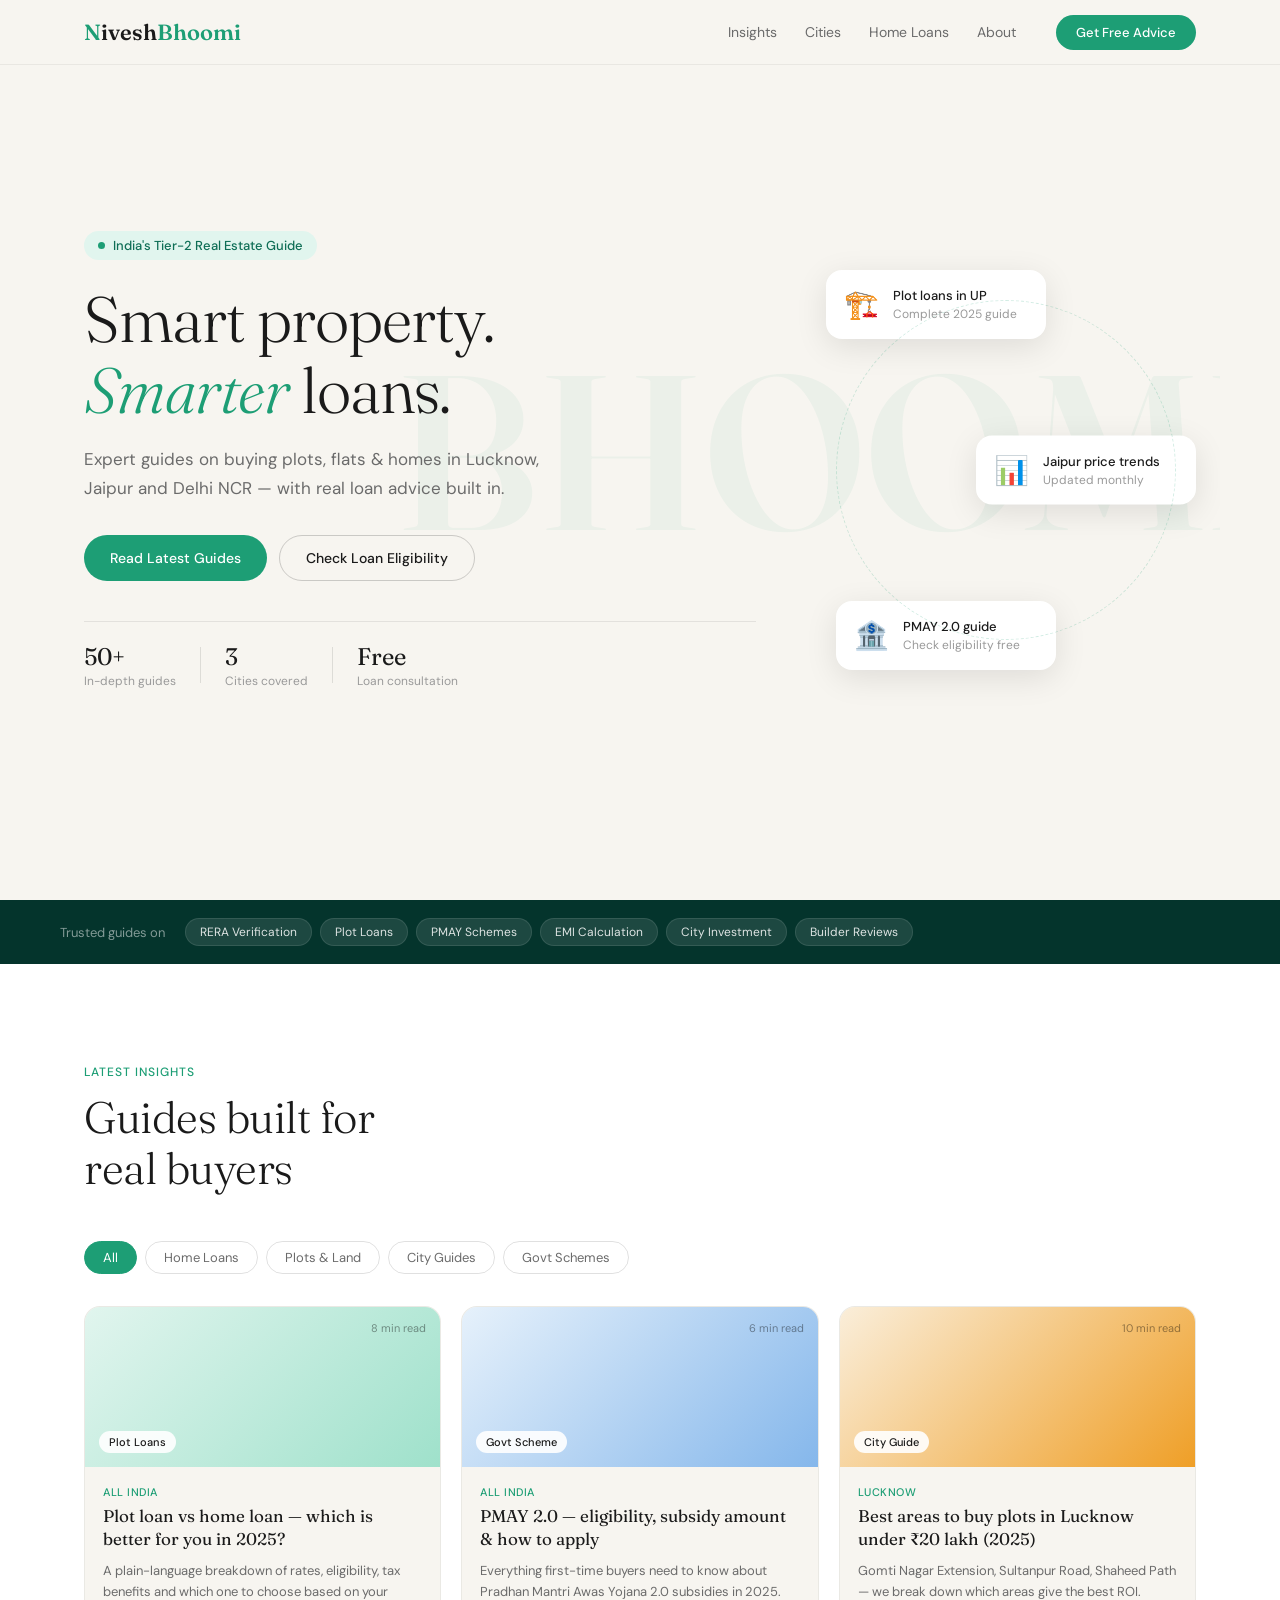
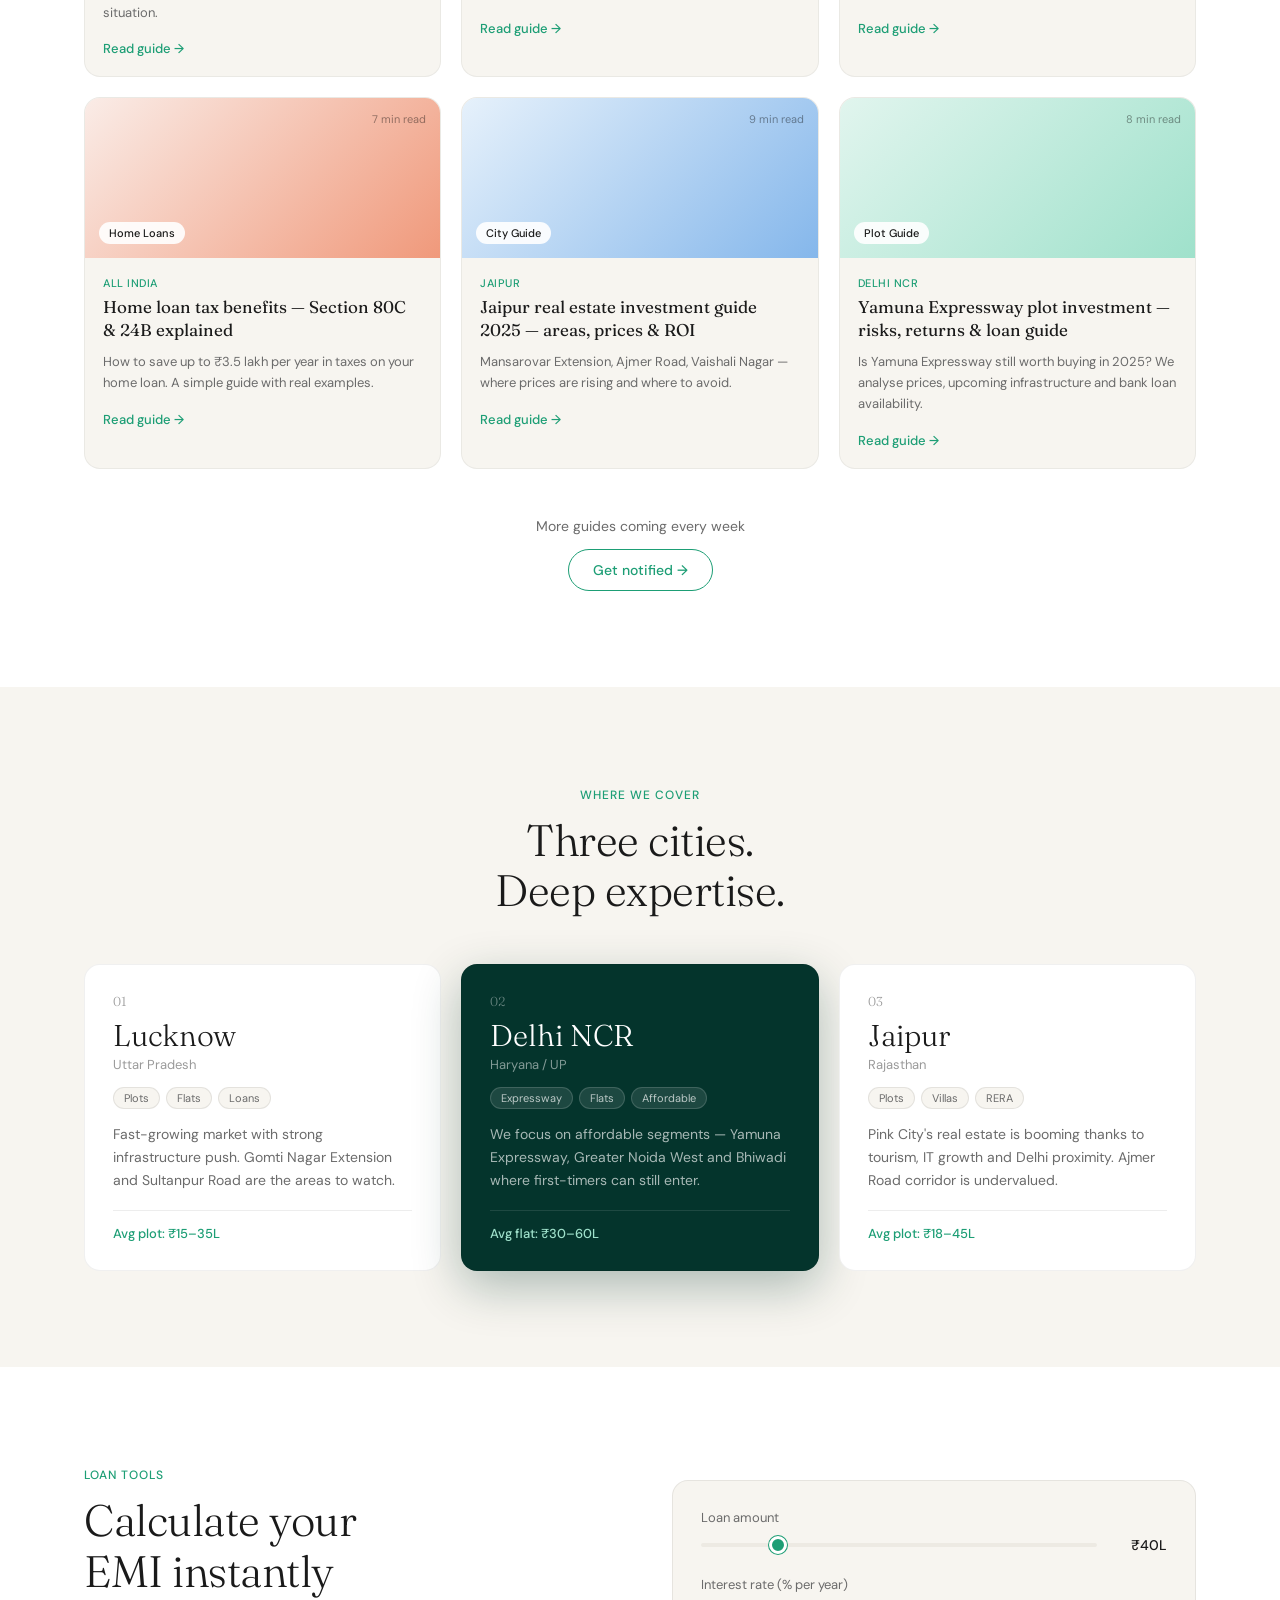
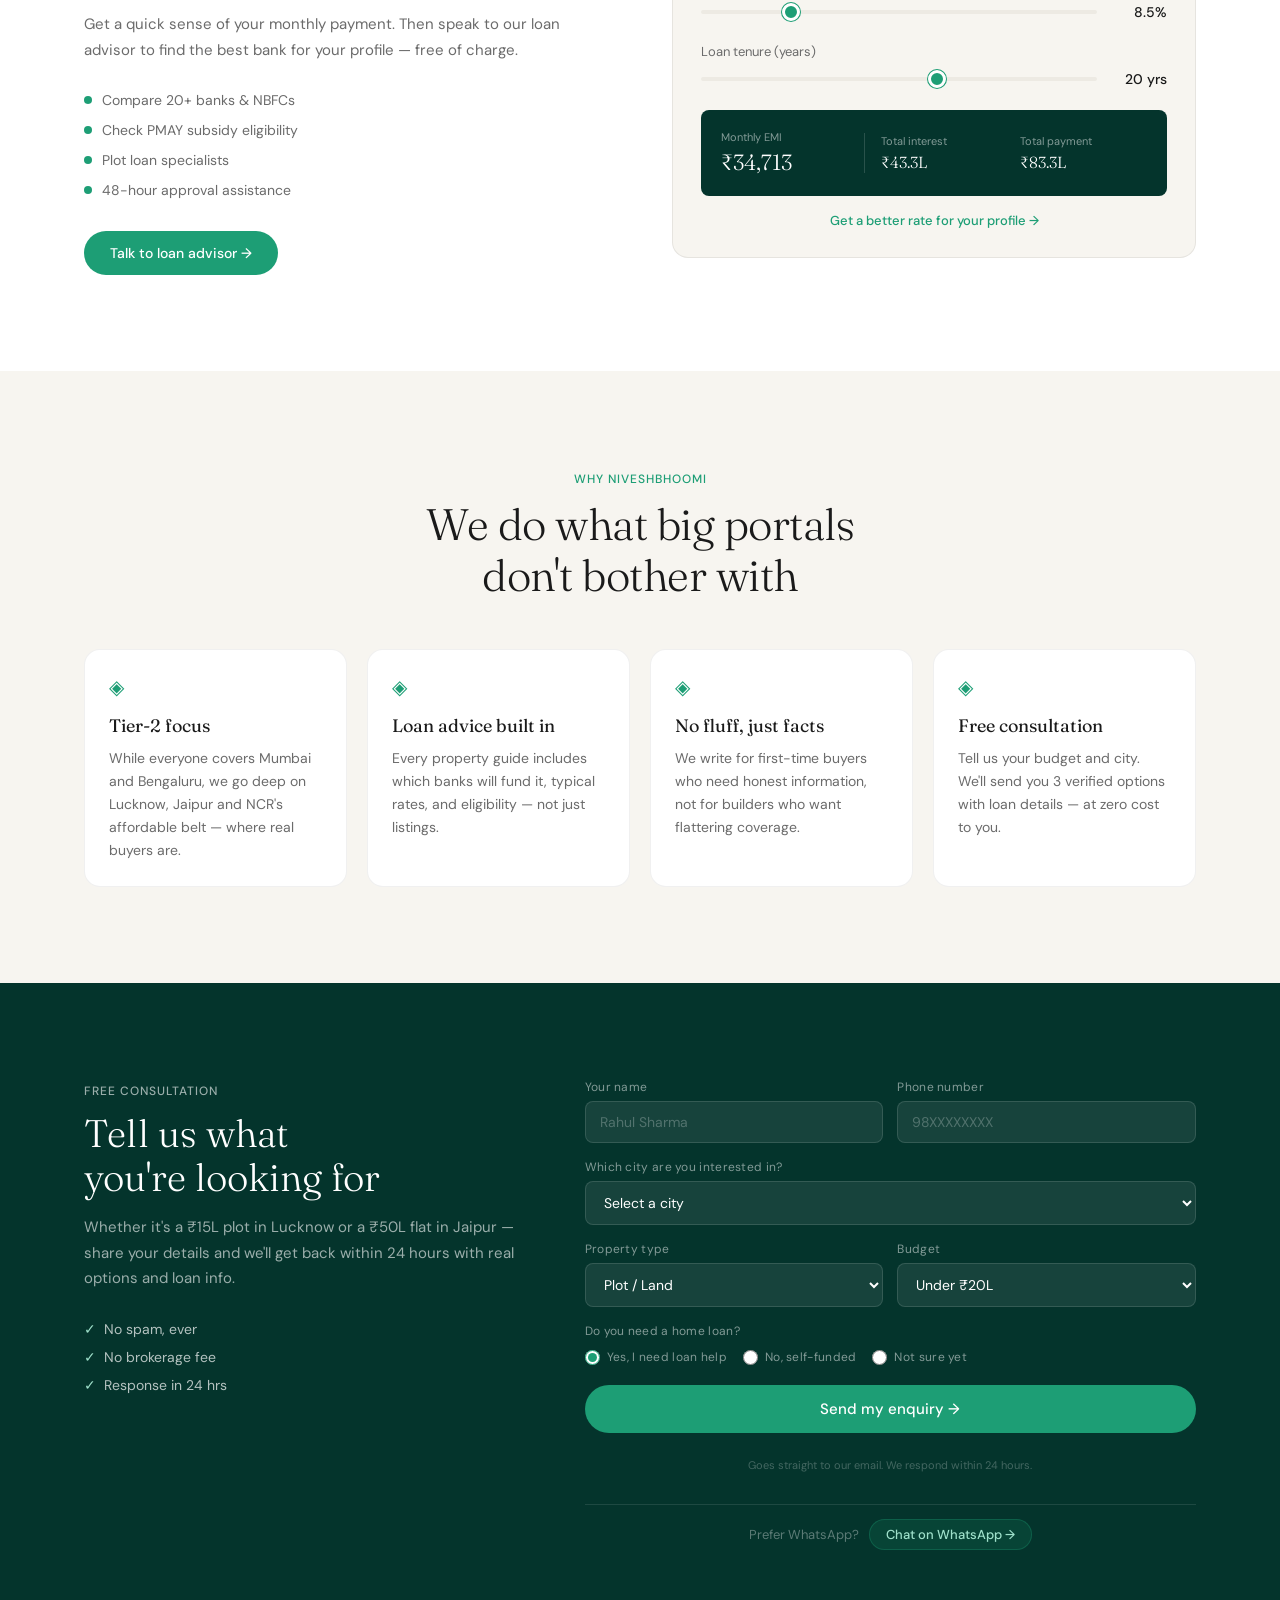
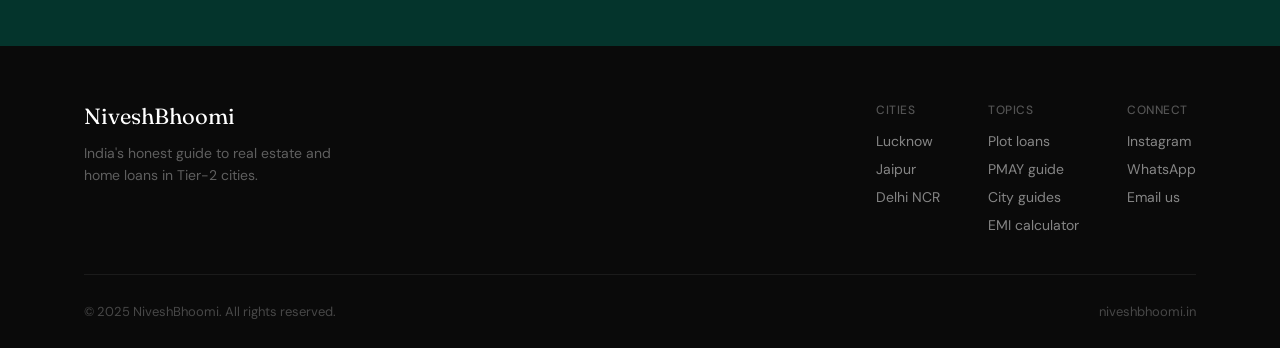
<file: index.html>
<!DOCTYPE html>
<html lang="en">

<head>
  <meta charset="UTF-8">
  <meta name="viewport" content="width=device-width, initial-scale=1.0">
  <meta name="description"
    content="NiveshBhoomi — India's trusted real estate & home loan platform for Tier-2 cities. Discover RERA-approved projects in Lucknow, Jaipur, Delhi NCR and get instant loan assistance.">
  <meta name="keywords"
    content="real estate Lucknow, plots Jaipur, home loan Delhi NCR, RERA approved projects, PMAY eligibility, plot loan India">
  <title>NiveshBhoomi — Real Estate & Home Loans</title>
  <link rel="preconnect" href="https://fonts.googleapis.com">
  <link rel="preconnect" href="https://fonts.gstatic.com" crossorigin>
  <link
    href="https://fonts.googleapis.com/css2?family=Fraunces:ital,wght@0,300;0,400;0,600;1,300&family=DM+Sans:wght@300;400;500&display=swap"
    rel="stylesheet">
  <link rel="stylesheet" href="css/style.css">
</head>

<body>

  <!-- NAV -->
  <nav class="nav" id="navbar">
    <div class="nav-inner">
      <a href="#" class="logo">
        <span class="logo-n">N</span>ivesh<span class="logo-accent">Bhoomi</span>
      </a>
      <div class="nav-links">
        <a href="blogs.html">Insights</a>
        <a href="#cities">Cities</a>
        <a href="home-loan.html">Home Loans</a>
        <a href="#about">About</a>
      </div>
      <a href="#contact" class="nav-cta">Get Free Advice</a>
      <button class="hamburger" id="hamburger" aria-label="Menu">
        <span></span><span></span><span></span>
      </button>
    </div>
    <div class="mobile-menu" id="mobileMenu">
      <a href="blogs.html">Insights</a>
      <a href="#cities">Cities</a>
      <a href="home-loan.html">Home Loans</a>
      <a href="#about">About</a>
      <a href="#contact" class="mobile-cta">Get Free Advice</a>
    </div>
  </nav>

  <!-- HERO -->
  <section class="hero">
    <div class="hero-bg-text">BHOOMI</div>
    <div class="hero-content">
      <div class="hero-tag">
        <span class="tag-dot"></span>
        India's Tier-2 Real Estate Guide
      </div>
      <h1 class="hero-title">
        Smart property.<br>
        <em>Smarter</em> loans.
      </h1>
      <p class="hero-desc">Expert guides on buying plots, flats & homes in Lucknow, Jaipur and Delhi NCR — with real
        loan advice built in.</p>
      <div class="hero-actions">
        <a href="#blogs" class="btn-primary">Read Latest Guides</a>
        <a href="#loans" class="btn-secondary">Check Loan Eligibility</a>
      </div>
      <div class="hero-stats">
        <div class="h-stat"><span class="h-num">50+</span><span class="h-label">In-depth guides</span></div>
        <div class="h-divider"></div>
        <div class="h-stat"><span class="h-num">3</span><span class="h-label">Cities covered</span></div>
        <div class="h-divider"></div>
        <div class="h-stat"><span class="h-num">Free</span><span class="h-label">Loan consultation</span></div>
      </div>
    </div>
    <div class="hero-visual">
      <div class="hero-card hc1">
        <div class="hc-icon">🏗️</div>
        <div class="hc-text">
          <div class="hc-title">Plot loans in UP</div>
          <div class="hc-sub">Complete 2025 guide</div>
        </div>
      </div>
      <div class="hero-card hc2">
        <div class="hc-icon">📊</div>
        <div class="hc-text">
          <div class="hc-title">Jaipur price trends</div>
          <div class="hc-sub">Updated monthly</div>
        </div>
      </div>
      <div class="hero-card hc3">
        <div class="hc-icon">🏦</div>
        <div class="hc-text">
          <div class="hc-title">PMAY 2.0 guide</div>
          <div class="hc-sub">Check eligibility free</div>
        </div>
      </div>
      <div class="hero-ring"></div>
    </div>
  </section>

  <!-- TRUST BAR -->
  <div class="trust-bar">
    <div class="trust-inner">
      <span class="trust-label">Trusted guides on</span>
      <div class="trust-pills">
        <span class="pill">RERA Verification</span>
        <span class="pill">Plot Loans</span>
        <span class="pill">PMAY Schemes</span>
        <span class="pill">EMI Calculation</span>
        <span class="pill">City Investment</span>
        <span class="pill">Builder Reviews</span>
      </div>
    </div>
  </div>

  <!-- BLOGS -->
  <section class="section blogs-section" id="blogs">
    <div class="container">
      <div class="section-header">
        <div class="section-tag">Latest insights</div>
        <h2 class="section-title">Guides built for<br>real buyers</h2>
      </div>

      <div class="blog-filters">
        <button class="filter-btn active" data-filter="all">All</button>
        <button class="filter-btn" data-filter="loans">Home Loans</button>
        <button class="filter-btn" data-filter="plots">Plots & Land</button>
        <button class="filter-btn" data-filter="cities">City Guides</button>
        <button class="filter-btn" data-filter="govt">Govt Schemes</button>
      </div>

      <div class="blog-grid" id="blogGrid">

        <article class="blog-card featured" data-cat="plots">
          <div class="bc-img bc-green">
            <div class="bc-category">Plot Loans</div>
            <div class="bc-read">8 min read</div>
          </div>
          <div class="bc-body">
            <div class="bc-city">All India</div>
            <h3 class="bc-title">Plot loan vs home loan — which is better for you in 2025?</h3>
            <p class="bc-desc">A plain-language breakdown of rates, eligibility, tax benefits and which one to choose
              based on your situation.</p>
            <a href="blogs/plot-loan-vs-home-loan.html" class="bc-link">Read guide →</a>
          </div>
        </article>

        <article class="blog-card" data-cat="govt">
          <div class="bc-img bc-blue">
            <div class="bc-category">Govt Scheme</div>
            <div class="bc-read">6 min read</div>
          </div>
          <div class="bc-body">
            <div class="bc-city">All India</div>
            <h3 class="bc-title">PMAY 2.0 — eligibility, subsidy amount & how to apply</h3>
            <p class="bc-desc">Everything first-time buyers need to know about Pradhan Mantri Awas Yojana 2.0 subsidies
              in 2025.</p>
            <a href="blogs/PMAY-2.0-eligibility-subsidy-apply.html" class="bc-link">Read guide →</a>
          </div>
        </article>

        <article class="blog-card" data-cat="cities">
          <div class="bc-img bc-amber">
            <div class="bc-category">City Guide</div>
            <div class="bc-read">10 min read</div>
          </div>
          <div class="bc-body">
            <div class="bc-city">Lucknow</div>
            <h3 class="bc-title">Best areas to buy plots in Lucknow under ₹20 lakh (2025)</h3>
            <p class="bc-desc">Gomti Nagar Extension, Sultanpur Road, Shaheed Path — we break down which areas give the
              best ROI.</p>
            <a href="blogs/plot-loan-vs-home-loan.html" class="bc-link">Read guide →</a>
          </div>
        </article>

        <article class="blog-card" data-cat="loans">
          <div class="bc-img bc-coral">
            <div class="bc-category">Home Loans</div>
            <div class="bc-read">7 min read</div>
          </div>
          <div class="bc-body">
            <div class="bc-city">All India</div>
            <h3 class="bc-title">Home loan tax benefits — Section 80C & 24B explained</h3>
            <p class="bc-desc">How to save up to ₹3.5 lakh per year in taxes on your home loan. A simple guide with real
              examples.</p>
            <a href="blogs/home-loan-tax-guide.html" class="bc-link">Read guide →</a>
          </div>
        </article>

        <article class="blog-card" data-cat="cities">
          <div class="bc-img bc-blue">
            <div class="bc-category">City Guide</div>
            <div class="bc-read">9 min read</div>
          </div>
          <div class="bc-body">
            <div class="bc-city">Jaipur</div>
            <h3 class="bc-title">Jaipur real estate investment guide 2025 — areas, prices & ROI</h3>
            <p class="bc-desc">Mansarovar Extension, Ajmer Road, Vaishali Nagar — where prices are rising and where to
              avoid.</p>
            <a href="blogs/plot-loan-vs-home-loan.html" class="bc-link">Read guide →</a>
          </div>
        </article>

        <article class="blog-card" data-cat="plots">
          <div class="bc-img bc-green">
            <div class="bc-category">Plot Guide</div>
            <div class="bc-read">8 min read</div>
          </div>
          <div class="bc-body">
            <div class="bc-city">Delhi NCR</div>
            <h3 class="bc-title">Yamuna Expressway plot investment — risks, returns & loan guide</h3>
            <p class="bc-desc">Is Yamuna Expressway still worth buying in 2025? We analyse prices, upcoming
              infrastructure and bank loan availability.</p>
            <a href="blogs/plot-loan-vs-home-loan.html" class="bc-link">Read guide →</a>
          </div>
        </article>

      </div>

      <div class="blogs-cta">
        <p>More guides coming every week</p>
        <a href="#contact" class="btn-outline">Get notified →</a>
      </div>
    </div>
  </section>

  <!-- CITIES -->
  <section class="section cities-section" id="cities">
    <div class="container">
      <div class="section-header centered">
        <div class="section-tag">Where we cover</div>
        <h2 class="section-title">Three cities.<br>Deep expertise.</h2>
      </div>
      <div class="cities-grid">
        <div class="city-card">
          <div class="city-num">01</div>
          <div class="city-name">Lucknow</div>
          <div class="city-state">Uttar Pradesh</div>
          <div class="city-tags">
            <span>Plots</span><span>Flats</span><span>Loans</span>
          </div>
          <p class="city-desc">Fast-growing market with strong infrastructure push. Gomti Nagar Extension and Sultanpur
            Road are the areas to watch.</p>
          <div class="city-stat">Avg plot: ₹15–35L</div>
        </div>
        <div class="city-card city-featured">
          <div class="city-num">02</div>
          <div class="city-name">Delhi NCR</div>
          <div class="city-state">Haryana / UP</div>
          <div class="city-tags">
            <span>Expressway</span><span>Flats</span><span>Affordable</span>
          </div>
          <p class="city-desc">We focus on affordable segments — Yamuna Expressway, Greater Noida West and Bhiwadi where
            first-timers can still enter.</p>
          <div class="city-stat">Avg flat: ₹30–60L</div>
        </div>
        <div class="city-card ">
          <div class="city-num">03</div>
          <div class="city-name">Jaipur</div>
          <div class="city-state">Rajasthan</div>
          <div class="city-tags">
            <span>Plots</span><span>Villas</span><span>RERA</span>
          </div>
          <p class="city-desc">Pink City's real estate is booming thanks to tourism, IT growth and Delhi proximity.
            Ajmer Road corridor is undervalued.</p>
          <div class="city-stat">Avg plot: ₹18–45L</div>
        </div>
      </div>
    </div>
  </section>

  <!-- EMI CALCULATOR -->
  <section class="section calc-section" id="loans">
    <div class="container">
      <div class="calc-wrap">
        <div class="calc-left">
          <div class="section-tag">Loan tools</div>
          <h2 class="section-title">Calculate your<br>EMI instantly</h2>
          <p class="calc-desc">Get a quick sense of your monthly payment. Then speak to our loan advisor to find the
            best bank for your profile — free of charge.</p>
          <div class="loan-features">
            <div class="lf-item">
              <div class="lf-dot"></div>
              <span>Compare 20+ banks & NBFCs</span>
            </div>
            <div class="lf-item">
              <div class="lf-dot"></div>
              <span>Check PMAY subsidy eligibility</span>
            </div>
            <div class="lf-item">
              <div class="lf-dot"></div>
              <span>Plot loan specialists</span>
            </div>
            <div class="lf-item">
              <div class="lf-dot"></div>
              <span>48-hour approval assistance</span>
            </div>
          </div>
          <a href="#contact" class="btn-primary">Talk to loan advisor →</a>
        </div>
        <div class="calc-right">
          <div class="calc-card">
            <div class="calc-field">
              <label>Loan amount</label>
              <div class="slider-row">
                <input type="range" min="5" max="200" value="40" step="1" id="loanAmt" class="slider">
                <span class="slider-val" id="loanAmtVal">₹40L</span>
              </div>
            </div>
            <div class="calc-field">
              <label>Interest rate (% per year)</label>
              <div class="slider-row">
                <input type="range" min="7" max="14" value="8.5" step="0.1" id="rate" class="slider">
                <span class="slider-val" id="rateVal">8.5%</span>
              </div>
            </div>
            <div class="calc-field">
              <label>Loan tenure (years)</label>
              <div class="slider-row">
                <input type="range" min="5" max="30" value="20" step="1" id="tenure" class="slider">
                <span class="slider-val" id="tenureVal">20 yrs</span>
              </div>
            </div>
            <div class="calc-result">
              <div class="cr-item">
                <div class="cr-label">Monthly EMI</div>
                <div class="cr-value" id="emi">₹34,722</div>
              </div>
              <div class="cr-divider"></div>
              <div class="cr-item">
                <div class="cr-label">Total interest</div>
                <div class="cr-value small" id="totalInt">₹43.3L</div>
              </div>
              <div class="cr-item">
                <div class="cr-label">Total payment</div>
                <div class="cr-value small" id="totalPay">₹83.3L</div>
              </div>
            </div>
            <a href="#contact" class="calc-cta">Get a better rate for your profile →</a>
          </div>
        </div>
      </div>
    </div>
  </section>

  <!-- WHY US -->
  <section class="section why-section" id="about">
    <div class="container">
      <div class="section-header centered">
        <div class="section-tag">Why NiveshBhoomi</div>
        <h2 class="section-title">We do what big portals<br>don't bother with</h2>
      </div>
      <div class="why-grid">
        <div class="why-card">
          <div class="why-icon">◈</div>
          <h3>Tier-2 focus</h3>
          <p>While everyone covers Mumbai and Bengaluru, we go deep on Lucknow, Jaipur and NCR's affordable belt — where
            real buyers are.</p>
        </div>
        <div class="why-card">
          <div class="why-icon">◈</div>
          <h3>Loan advice built in</h3>
          <p>Every property guide includes which banks will fund it, typical rates, and eligibility — not just listings.
          </p>
        </div>
        <div class="why-card">
          <div class="why-icon">◈</div>
          <h3>No fluff, just facts</h3>
          <p>We write for first-time buyers who need honest information, not for builders who want flattering coverage.
          </p>
        </div>
        <div class="why-card">
          <div class="why-icon">◈</div>
          <h3>Free consultation</h3>
          <p>Tell us your budget and city. We'll send you 3 verified options with loan details — at zero cost to you.
          </p>
        </div>
      </div>
    </div>
  </section>

  <!-- CONTACT / LEAD FORM -->
  <section class="section contact-section" id="contact">
    <div class="container">
      <div class="contact-wrap">
        <div class="contact-left">
          <div class="section-tag light">Free consultation</div>
          <h2 class="contact-title">Tell us what<br>you're looking for</h2>
          <p class="contact-desc">Whether it's a ₹15L plot in Lucknow or a ₹50L flat in Jaipur — share your details and
            we'll get back within 24 hours with real options and loan info.</p>
          <div class="contact-promise">
            <div class="cp-item">No spam, ever</div>
            <div class="cp-item">No brokerage fee</div>
            <div class="cp-item">Response in 24 hrs</div>
          </div>
        </div>
        <div class="contact-right">
          <!-- ✅ Replace YOUR@EMAIL.COM with your actual email address -->
          <form class="lead-form" action="https://formsubmit.co/kumarprashant32742@gmail.com" method="POST">
            <!-- FormSubmit hidden config -->
            <input type="hidden" name="_subject" value="🏠 New Property Enquiry — NiveshBhoomi">
            <input type="hidden" name="_next" value="https://niveshbhoomi.in/thank-you.html">
            <input type="hidden" name="_captcha" value="false">
            <input type="hidden" name="_template" value="table">
            <input type="hidden" name="Form Type" value="Property Enquiry">

            <div class="form-row">
              <div class="form-group">
                <label>Your name</label>
                <input type="text" name="Full Name" placeholder="Rahul Sharma" required>
              </div>
              <div class="form-group">
                <label>Phone number</label>
                <input type="tel" name="Phone Number" placeholder="98XXXXXXXX" required>
              </div>
            </div>
            <div class="form-group">
              <label>Which city are you interested in?</label>
              <select name="City" required>
                <option value="">Select a city</option>
                <option>Lucknow</option>
                <option>Jaipur</option>
                <option>Delhi NCR</option>
                <option>Other</option>
              </select>
            </div>
            <div class="form-row">
              <div class="form-group">
                <label>Property type</label>
                <select name="Property Type">
                  <option>Plot / Land</option>
                  <option>Flat / Apartment</option>
                  <option>Villa / Independent</option>
                  <option>Commercial</option>
                </select>
              </div>
              <div class="form-group">
                <label>Budget</label>
                <select name="Budget">
                  <option>Under ₹20L</option>
                  <option>₹20L – ₹40L</option>
                  <option>₹40L – ₹70L</option>
                  <option>₹70L – ₹1Cr</option>
                  <option>Above ₹1Cr</option>
                </select>
              </div>
            </div>
            <div class="form-group">
              <label>Do you need a home loan?</label>
              <div class="radio-group">
                <label class="radio-label"><input type="radio" name="Loan Needed" value="Yes, I need loan help" checked>
                  Yes, I need loan help</label>
                <label class="radio-label"><input type="radio" name="Loan Needed" value="No, self-funded"> No,
                  self-funded</label>
                <label class="radio-label"><input type="radio" name="Loan Needed" value="Not sure yet"> Not sure
                  yet</label>
              </div>
            </div>
            <button type="submit" class="form-submit">Send my enquiry →</button>
            <p class="form-note">Goes straight to our email. We respond within 24 hours.</p>
            <div class="wa-fallback">
              <span>Prefer WhatsApp?</span>
              <a href="https://wa.me/918130521740?text=Hi%20NiveshBhoomi!%20I%20am%20looking%20for%20a%20property."
                target="_blank" class="wa-btn">Chat on WhatsApp →</a>
            </div>
          </form>
        </div>
      </div>
    </div>
  </section>

  <!-- FOOTER -->
  <footer class="footer">
    <div class="container">
      <div class="footer-top">
        <div class="footer-brand">
          <div class="footer-logo">NiveshBhoomi</div>
          <p>India's honest guide to real estate and home loans in Tier-2 cities.</p>
        </div>
        <div class="footer-links">
          <div class="fl-col">
            <div class="fl-head">Cities</div>
            <a href="#cities">Lucknow</a>
            <a href="#cities">Jaipur</a>
            <a href="#cities">Delhi NCR</a>
          </div>
          <div class="fl-col">
            <div class="fl-head">Topics</div>
            <a href="#blogs">Plot loans</a>
            <a href="#blogs">PMAY guide</a>
            <a href="#blogs">City guides</a>
            <a href="#loans">EMI calculator</a>
          </div>
          <div class="fl-col">
            <div class="fl-head">Connect</div>
            <a href="https://instagram.com/niveshbhoomi" target="_blank">Instagram</a>
            <a href="https://wa.me/918130521740" target="_blank">WhatsApp</a>
            <a href="mailto:hello@niveshbhoomi.in">Email us</a>
          </div>
        </div>
      </div>
      <div class="footer-bottom">
        <span>© 2025 NiveshBhoomi. All rights reserved.</span>
        <span>niveshbhoomi.in</span>
      </div>
    </div>
  </footer>

  <script src="js/main.js"></script>
</body>

</html>
</file>
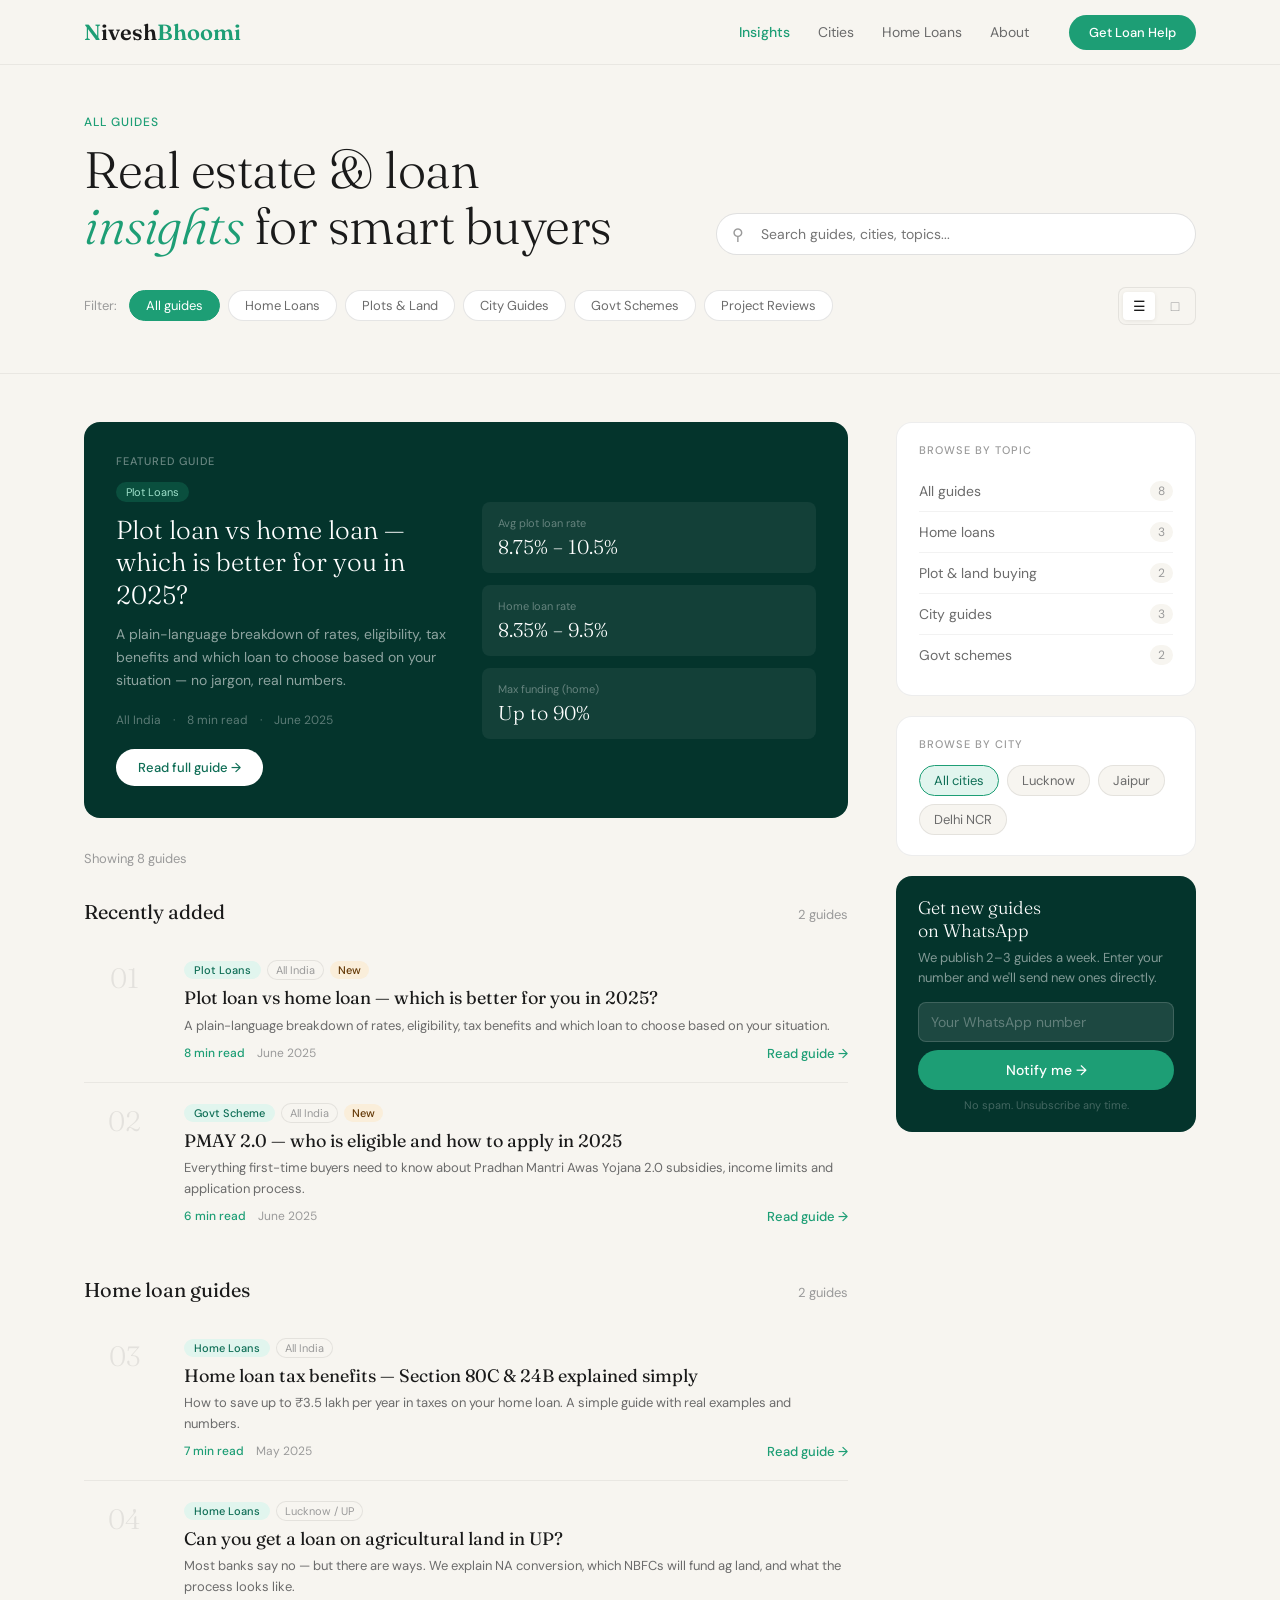
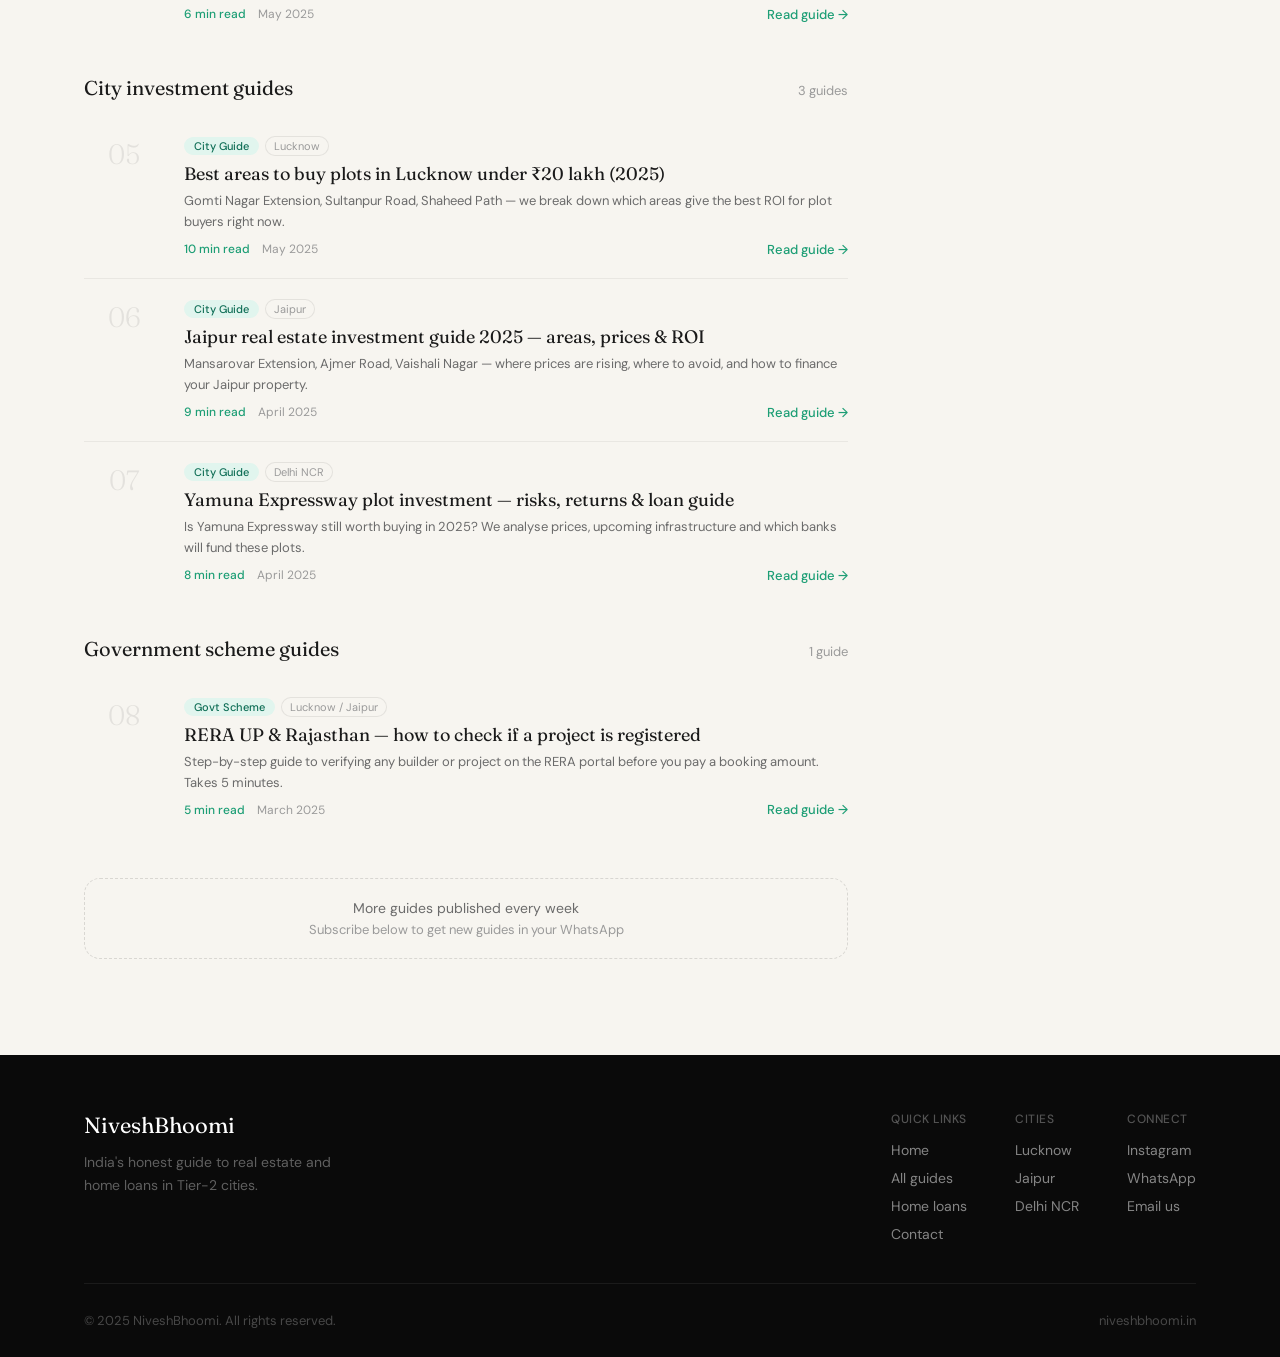
<file: blogs.html>
<!DOCTYPE html>
<html lang="en">

<head>
  <meta charset="UTF-8">
  <meta name="viewport" content="width=device-width, initial-scale=1.0">
  <meta name="description"
    content="Real estate and home loan guides for Lucknow, Jaipur and Delhi NCR. Expert articles on plot loans, PMAY, city investment guides and more — NiveshBhoomi.">
  <title>All Guides & Insights — NiveshBhoomi</title>
  <link rel="preconnect" href="https://fonts.googleapis.com">
  <link rel="preconnect" href="https://fonts.gstatic.com" crossorigin>
  <link
    href="https://fonts.googleapis.com/css2?family=Fraunces:ital,wght@0,300;0,400;0,600;1,300&family=DM+Sans:wght@300;400;500&display=swap"
    rel="stylesheet">
  <link rel="stylesheet" href="css/style.css">
  <style>
    .blogs-hero {
      padding: 110px 0 48px;
      background: var(--cream);
      border-bottom: 1px solid rgba(0, 0, 0, 0.06)
    }

    .bh-inner {
      max-width: 1160px;
      margin: 0 auto;
      padding: 0 24px
    }

    .bh-top {
      display: flex;
      align-items: flex-end;
      justify-content: space-between;
      gap: 32px;
      flex-wrap: wrap;
      margin-bottom: 32px
    }

    .bh-title {
      font-family: 'Fraunces', serif;
      font-size: clamp(32px, 4vw, 52px);
      font-weight: 300;
      line-height: 1.1;
      letter-spacing: -0.5px;
      color: var(--ink)
    }

    .bh-title em {
      color: var(--green);
      font-style: italic
    }

    .bh-count {
      font-size: 14px;
      color: var(--ink-light);
      flex-shrink: 0
    }

    .search-wrap {
      position: relative;
      max-width: 480px;
      width: 100%
    }

    .search-wrap input {
      width: 100%;
      background: var(--white);
      border: 1px solid rgba(0, 0, 0, 0.12);
      border-radius: 50px;
      padding: 11px 20px 11px 44px;
      font-size: 14px;
      font-family: 'DM Sans', sans-serif;
      color: var(--ink);
      outline: none;
      transition: border-color 0.2s
    }

    .search-wrap input:focus {
      border-color: var(--green)
    }

    .search-icon {
      position: absolute;
      left: 16px;
      top: 50%;
      transform: translateY(-50%);
      color: var(--ink-light);
      font-size: 16px;
      pointer-events: none
    }

    .filter-bar {
      display: flex;
      gap: 8px;
      flex-wrap: wrap;
      align-items: center
    }

    .filter-label {
      font-size: 13px;
      color: var(--ink-light);
      margin-right: 4px
    }

    .filter-chip {
      background: var(--white);
      border: 1.5px solid rgba(0, 0, 0, 0.1);
      color: var(--ink-muted);
      font-size: 13px;
      padding: 6px 16px;
      border-radius: 50px;
      cursor: pointer;
      transition: all 0.2s;
      font-family: 'DM Sans', sans-serif
    }

    .filter-chip:hover {
      border-color: var(--green);
      color: var(--green)
    }

    .filter-chip.active {
      background: var(--green);
      border-color: var(--green);
      color: var(--white)
    }

    .filter-chip.active:hover {
      background: var(--green-dark)
    }

    .blogs-main {
      max-width: 1160px;
      margin: 0 auto;
      padding: 48px 24px 96px;
      display: grid;
      grid-template-columns: 1fr 300px;
      gap: 48px;
      align-items: start
    }

    /* Featured post */
    .featured-post {
      background: var(--green-deep);
      border-radius: var(--radius);
      padding: 32px;
      margin-bottom: 32px;
      display: grid;
      grid-template-columns: 1fr 1fr;
      gap: 32px;
      align-items: center
    }

    .fp-label {
      font-size: 11px;
      font-weight: 500;
      letter-spacing: 1px;
      text-transform: uppercase;
      color: rgba(255, 255, 255, 0.4);
      margin-bottom: 12px
    }

    .fp-cat {
      display: inline-block;
      background: rgba(29, 158, 117, 0.25);
      color: #9FE1CB;
      font-size: 11px;
      padding: 3px 10px;
      border-radius: 50px;
      margin-bottom: 12px
    }

    .fp-title {
      font-family: 'Fraunces', serif;
      font-size: 26px;
      font-weight: 300;
      color: var(--white);
      line-height: 1.25;
      margin-bottom: 12px
    }

    .fp-desc {
      font-size: 14px;
      color: rgba(255, 255, 255, 0.55);
      line-height: 1.65;
      margin-bottom: 20px
    }

    .fp-meta {
      display: flex;
      gap: 12px;
      align-items: center;
      font-size: 12px;
      color: rgba(255, 255, 255, 0.35)
    }

    .fp-btn {
      display: inline-block;
      background: var(--white);
      color: var(--green-dark);
      font-size: 13px;
      font-weight: 500;
      padding: 10px 22px;
      border-radius: 50px;
      transition: background 0.2s
    }

    .fp-btn:hover {
      background: #E1F5EE
    }

    .fp-visual {
      display: flex;
      flex-direction: column;
      gap: 12px
    }

    .fp-stat {
      background: rgba(255, 255, 255, 0.06);
      border-radius: var(--radius-sm);
      padding: 14px 16px
    }

    .fps-label {
      font-size: 11px;
      color: rgba(255, 255, 255, 0.35);
      margin-bottom: 4px
    }

    .fps-val {
      font-family: 'Fraunces', serif;
      font-size: 20px;
      font-weight: 300;
      color: var(--white)
    }

    /* Section headers in list */
    .list-section-head {
      display: flex;
      align-items: baseline;
      justify-content: space-between;
      margin: 32px 0 16px
    }

    .lsh-title {
      font-family: 'Fraunces', serif;
      font-size: 20px;
      font-weight: 400;
      color: var(--ink)
    }

    .lsh-count {
      font-size: 13px;
      color: var(--ink-light)
    }

    /* Blog list items */
    .blog-list {
      display: flex;
      flex-direction: column;
      gap: 0
    }

    .blog-item {
      display: grid;
      grid-template-columns: 80px 1fr;
      gap: 20px;
      align-items: start;
      padding: 20px 0;
      border-bottom: 1px solid rgba(0, 0, 0, 0.06);
      transition: background 0.15s;
      cursor: pointer
    }

    .blog-item:last-child {
      border-bottom: none
    }

    .blog-item:hover .bi-title {
      color: var(--green)
    }

    .bi-num {
      font-family: 'Fraunces', serif;
      font-size: 28px;
      font-weight: 300;
      color: rgba(0, 0, 0, 0.08);
      line-height: 1;
      padding-top: 4px;
      text-align: center
    }

    .bi-body {}

    .bi-tags {
      display: flex;
      gap: 6px;
      align-items: center;
      margin-bottom: 6px;
      flex-wrap: wrap
    }

    .bi-cat {
      background: var(--green-light);
      color: var(--green-dark);
      font-size: 11px;
      font-weight: 500;
      padding: 2px 10px;
      border-radius: 50px
    }

    .bi-city {
      font-size: 11px;
      color: var(--ink-light);
      background: var(--cream);
      padding: 2px 8px;
      border-radius: 50px;
      border: 1px solid rgba(0, 0, 0, 0.08)
    }

    .bi-new {
      background: #FAEEDA;
      color: #633806;
      font-size: 11px;
      font-weight: 500;
      padding: 2px 8px;
      border-radius: 50px
    }

    .bi-title {
      font-family: 'Fraunces', serif;
      font-size: 18px;
      font-weight: 400;
      color: var(--ink);
      line-height: 1.3;
      margin-bottom: 6px;
      transition: color 0.2s
    }

    .bi-desc {
      font-size: 13px;
      color: var(--ink-muted);
      line-height: 1.6;
      margin-bottom: 8px
    }

    .bi-foot {
      display: flex;
      gap: 12px;
      align-items: center;
      font-size: 12px;
      color: var(--ink-light)
    }

    .bi-read {
      font-weight: 500;
      color: var(--green)
    }

    .bi-foot a {
      color: var(--green);
      font-size: 13px;
      font-weight: 500;
      margin-left: auto
    }

    .bi-foot a:hover {
      text-decoration: underline
    }

    /* Grid view (alternative) */
    .blog-grid-view {
      display: grid;
      grid-template-columns: repeat(2, 1fr);
      gap: 16px
    }

    .bgv-card {
      background: var(--white);
      border: 1px solid rgba(0, 0, 0, 0.07);
      border-radius: var(--radius);
      overflow: hidden;
      transition: transform 0.2s, box-shadow 0.2s
    }

    .bgv-card:hover {
      transform: translateY(-3px);
      box-shadow: var(--shadow)
    }

    .bgv-img {
      height: 120px;
      display: flex;
      align-items: flex-end;
      padding: 12px;
      position: relative
    }

    .bgv-img.gc-green {
      background: linear-gradient(135deg, #E1F5EE, #9FE1CB)
    }

    .bgv-img.gc-blue {
      background: linear-gradient(135deg, #E6F1FB, #85B7EB)
    }

    .bgv-img.gc-amber {
      background: linear-gradient(135deg, #FAEEDA, #EF9F27)
    }

    .bgv-img.gc-coral {
      background: linear-gradient(135deg, #FAECE7, #F0997B)
    }

    .bgv-img.gc-purple {
      background: linear-gradient(135deg, #EEEDFE, #AFA9EC)
    }

    .bgv-cat {
      background: rgba(255, 255, 255, 0.9);
      font-size: 11px;
      font-weight: 500;
      padding: 3px 9px;
      border-radius: 50px;
      color: var(--ink)
    }

    .bgv-body {
      padding: 16px
    }

    .bgv-city {
      font-size: 11px;
      font-weight: 500;
      color: var(--green);
      text-transform: uppercase;
      letter-spacing: 0.3px;
      margin-bottom: 5px
    }

    .bgv-title {
      font-family: 'Fraunces', serif;
      font-size: 15px;
      font-weight: 400;
      color: var(--ink);
      line-height: 1.35;
      margin-bottom: 8px
    }

    .bgv-foot {
      font-size: 12px;
      color: var(--ink-light);
      display: flex;
      justify-content: space-between
    }

    .bgv-foot a {
      color: var(--green);
      font-weight: 500;
      font-size: 12px
    }

    /* View toggle */
    .view-toggle {
      display: flex;
      gap: 4px;
      background: var(--cream);
      padding: 4px;
      border-radius: var(--radius-sm);
      border: 1px solid rgba(0, 0, 0, 0.08)
    }

    .vt-btn {
      width: 32px;
      height: 28px;
      background: none;
      border: none;
      cursor: pointer;
      border-radius: 4px;
      display: flex;
      align-items: center;
      justify-content: center;
      color: var(--ink-light);
      font-size: 14px;
      transition: all 0.2s
    }

    .vt-btn.active {
      background: var(--white);
      color: var(--ink);
      box-shadow: 0 1px 4px rgba(0, 0, 0, 0.08)
    }

    /* No results */
    .no-results {
      text-align: center;
      padding: 60px 20px;
      color: var(--ink-muted)
    }

    .no-results p {
      font-size: 16px;
      margin-bottom: 8px
    }

    .no-results span {
      font-size: 13px
    }

    /* Sidebar */
    .sidebar-sticky {
      position: sticky;
      top: 84px;
      display: flex;
      flex-direction: column;
      gap: 20px
    }

    .sb-card {
      background: var(--white);
      border: 1px solid rgba(0, 0, 0, 0.07);
      border-radius: var(--radius);
      padding: 20px 22px
    }

    .sb-head {
      font-size: 11px;
      font-weight: 500;
      letter-spacing: 1px;
      text-transform: uppercase;
      color: var(--ink-light);
      margin-bottom: 14px
    }

    .topic-list {
      display: flex;
      flex-direction: column;
      gap: 0
    }

    .topic-item {
      display: flex;
      justify-content: space-between;
      align-items: center;
      padding: 10px 0;
      border-bottom: 1px solid rgba(0, 0, 0, 0.05);
      cursor: pointer;
      transition: color 0.2s
    }

    .topic-item:last-child {
      border-bottom: none
    }

    .topic-item:hover .ti-name {
      color: var(--green)
    }

    .ti-name {
      font-size: 14px;
      color: var(--ink-muted);
      transition: color 0.2s
    }

    .ti-count {
      font-size: 12px;
      background: var(--cream);
      color: var(--ink-light);
      padding: 2px 8px;
      border-radius: 50px
    }

    .city-pills {
      display: flex;
      flex-wrap: wrap;
      gap: 8px
    }

    .city-pill {
      background: var(--cream);
      border: 1px solid rgba(0, 0, 0, 0.08);
      border-radius: 50px;
      padding: 6px 14px;
      font-size: 13px;
      color: var(--ink-muted);
      cursor: pointer;
      transition: all 0.2s
    }

    .city-pill:hover,
    .city-pill.active {
      background: var(--green-light);
      border-color: var(--green);
      color: var(--green-dark)
    }

    .newsletter-box {
      background: var(--green-deep);
      border-radius: var(--radius);
      padding: 20px 22px
    }

    .nl-title {
      font-family: 'Fraunces', serif;
      font-size: 18px;
      font-weight: 300;
      color: var(--white);
      margin-bottom: 6px
    }

    .nl-desc {
      font-size: 13px;
      color: rgba(255, 255, 255, 0.5);
      line-height: 1.55;
      margin-bottom: 14px
    }

    .nl-input {
      width: 100%;
      background: rgba(255, 255, 255, 0.1);
      border: 1px solid rgba(255, 255, 255, 0.15);
      border-radius: var(--radius-sm);
      padding: 10px 12px;
      font-size: 14px;
      color: var(--white);
      font-family: 'DM Sans', sans-serif;
      outline: none;
      margin-bottom: 8px
    }

    .nl-input::placeholder {
      color: rgba(255, 255, 255, 0.3)
    }

    .nl-btn {
      width: 100%;
      background: var(--green);
      color: var(--white);
      border: none;
      border-radius: 50px;
      padding: 11px;
      font-size: 14px;
      font-weight: 500;
      font-family: 'DM Sans', sans-serif;
      cursor: pointer;
      transition: background 0.2s
    }

    .nl-btn:hover {
      background: #24B385
    }

    .nl-note {
      font-size: 11px;
      color: rgba(255, 255, 255, 0.25);
      text-align: center;
      margin-top: 8px
    }

    .nl-success {
      display: none;
      background: rgba(29, 158, 117, 0.2);
      border-radius: var(--radius-sm);
      padding: 10px;
      font-size: 13px;
      color: #9FE1CB;
      text-align: center;
      margin-top: 8px
    }

    @media(max-width:900px) {
      .blogs-main {
        grid-template-columns: 1fr
      }

      .sidebar-sticky {
        position: static
      }

      .featured-post {
        grid-template-columns: 1fr
      }

      .fp-visual {
        display: none
      }
    }

    @media(max-width:600px) {
      .blog-grid-view {
        grid-template-columns: 1fr
      }

      .bh-top {
        flex-direction: column;
        align-items: flex-start
      }

      .blog-item {
        grid-template-columns: 48px 1fr;
        gap: 12px
      }

      .bi-num {
        font-size: 20px
      }
    }
  </style>
</head>

<body>

  <nav class="nav" id="navbar">
    <div class="nav-inner">
      <a href="index.html" class="logo"><span class="logo-n">N</span>ivesh<span class="logo-accent">Bhoomi</span></a>
      <div class="nav-links">
        <a href="blogs.html" style="color:var(--green);font-weight:500">Insights</a>
        <a href="index.html#cities">Cities</a>
        <a href="home-loan.html">Home Loans</a>
        <a href="index.html#about">About</a>
      </div>
      <a href="home-loan.html#apply" class="nav-cta">Get Loan Help</a>
      <button class="hamburger" id="hamburger" aria-label="Menu"><span></span><span></span><span></span></button>
    </div>
    <div class="mobile-menu" id="mobileMenu">
      <a href="index.html">Home</a>
      <a href="blogs.html">All Guides</a>
      <a href="home-loan.html">Home Loans</a>
      <a href="index.html#cities">Cities</a>
      <a href="home-loan.html#apply" class="mobile-cta">Get Loan Help</a>
    </div>
  </nav>

  <div class="blogs-hero">
    <div class="bh-inner">
      <div class="bh-top">
        <div>
          <div class="section-tag">All guides</div>
          <h1 class="bh-title">Real estate &amp; loan<br><em>insights</em> for smart buyers</h1>
        </div>
        <div class="search-wrap">
          <span class="search-icon">&#9906;</span>
          <input type="text" placeholder="Search guides, cities, topics..." id="searchInput" oninput="filterBlogs()">
        </div>
      </div>
      <div style="display:flex;align-items:center;justify-content:space-between;flex-wrap:wrap;gap:12px">
        <div class="filter-bar">
          <span class="filter-label">Filter:</span>
          <button class="filter-chip active" onclick="setFilter('all',this)">All guides</button>
          <button class="filter-chip" onclick="setFilter('loans',this)">Home Loans</button>
          <button class="filter-chip" onclick="setFilter('plots',this)">Plots &amp; Land</button>
          <button class="filter-chip" onclick="setFilter('cities',this)">City Guides</button>
          <button class="filter-chip" onclick="setFilter('govt',this)">Govt Schemes</button>
          <button class="filter-chip" onclick="setFilter('projects',this)">Project Reviews</button>
        </div>
        <div class="view-toggle">
          <button class="vt-btn active" id="listViewBtn" onclick="setView('list')" title="List view">&#9776;</button>
          <button class="vt-btn" id="gridViewBtn" onclick="setView('grid')" title="Grid view">&#9633;</button>
        </div>
      </div>
    </div>
  </div>

  <div class="blogs-main">
    <div>

      <!-- FEATURED POST -->
      <div class="featured-post" id="featuredPost">
        <div>
          <div class="fp-label">Featured guide</div>
          <div class="fp-cat">Plot Loans</div>
          <h2 class="fp-title">Plot loan vs home loan — which is better for you in 2025?</h2>
          <p class="fp-desc">A plain-language breakdown of rates, eligibility, tax benefits and which loan to choose
            based on your situation — no jargon, real numbers.</p>
          <div class="fp-meta">
            <span>All India</span>
            <span>·</span>
            <span>8 min read</span>
            <span>·</span>
            <span>June 2025</span>
          </div>
          <br>
          <a href="blogs/plot-loan-vs-home-loan.html" class="fp-btn">Read full guide →</a>
        </div>
        <div class="fp-visual">
          <div class="fp-stat">
            <div class="fps-label">Avg plot loan rate</div>
            <div class="fps-val">8.75% – 10.5%</div>
          </div>
          <div class="fp-stat">
            <div class="fps-label">Home loan rate</div>
            <div class="fps-val">8.35% – 9.5%</div>
          </div>
          <div class="fp-stat">
            <div class="fps-label">Max funding (home)</div>
            <div class="fps-val">Up to 90%</div>
          </div>
        </div>
      </div>

      <!-- RESULTS COUNT + VIEW -->
      <div style="display:flex;align-items:center;justify-content:space-between;margin-bottom:8px">
        <div style="font-size:13px;color:var(--ink-light)" id="resultsCount">Showing 8 guides</div>
      </div>

      <!-- LIST VIEW -->
      <div id="listView">

        <!-- Section: Recently added -->
        <div class="list-section-head">
          <div class="lsh-title">Recently added</div>
          <div class="lsh-count" id="recentCount">2 guides</div>
        </div>
        <div class="blog-list" id="recentList">

          <div class="blog-item" data-cat="plots" data-city="all"
            data-title="plot loan vs home loan which is better 2025"
            onclick="location.href='blogs/plot-loan-vs-home-loan.html'">
            <div class="bi-num">01</div>
            <div class="bi-body">
              <div class="bi-tags"><span class="bi-cat">Plot Loans</span><span class="bi-city">All India</span><span
                  class="bi-new">New</span></div>
              <div class="bi-title">Plot loan vs home loan — which is better for you in 2025?</div>
              <div class="bi-desc">A plain-language breakdown of rates, eligibility, tax benefits and which loan to
                choose based on your situation.</div>
              <div class="bi-foot"><span class="bi-read">8 min read</span><span>June 2025</span><a
                  href="blogs/plot-loan-vs-home-loan.html">Read guide →</a></div>
            </div>
          </div>

          <div class="blog-item" data-cat="govt" data-city="all"
            data-title="pmay 2.0 eligibility subsidy how to apply 2025" onclick="location.href='blogs/PMAY-2.0-eligibility-subsidy-apply.html'">
            <div class="bi-num">02</div>
            <div class="bi-body">
              <div class="bi-tags"><span class="bi-cat">Govt Scheme</span><span class="bi-city">All India</span><span
                  class="bi-new">New</span></div>
              <div class="bi-title">PMAY 2.0 — who is eligible and how to apply in 2025</div>
              <div class="bi-desc">Everything first-time buyers need to know about Pradhan Mantri Awas Yojana 2.0
                subsidies, income limits and application process.</div>
              <div class="bi-foot"><span class="bi-read">6 min read</span><span>June 2025</span><a
                  href="blogs/PMAY-2.0-eligibility-subsidy-apply.html">Read guide →</a></div>
            </div>
          </div>

        </div>

        <!-- Section: Loan guides -->
        <div class="list-section-head">
          <div class="lsh-title">Home loan guides</div>
          <div class="lsh-count" id="loanCount">2 guides</div>
        </div>
        <div class="blog-list" id="loanList">

          <div class="blog-item" data-cat="loans" data-city="all"
            data-title="home loan tax benefit section 80c 24b explained"
            onclick="location.href='blogs/home-loan-tax-guide.html'">
            <div class="bi-num">03</div>
            <div class="bi-body">
              <div class="bi-tags"><span class="bi-cat">Home Loans</span><span class="bi-city">All India</span></div>
              <div class="bi-title">Home loan tax benefits — Section 80C &amp; 24B explained simply</div>
              <div class="bi-desc">How to save up to ₹3.5 lakh per year in taxes on your home loan. A simple guide with
                real examples and numbers.</div>
              <div class="bi-foot"><span class="bi-read">7 min read</span><span>May 2025</span><a
                  href="blogs/home-loan-tax-guide.html">Read guide →</a></div>
            </div>
          </div>

          <div class="blog-item" data-cat="loans" data-city="all"
            data-title="can you get loan on agricultural land UP India"
            onclick="location.href='blogs/agricultural-land-loan.html'">
            <div class="bi-num">04</div>
            <div class="bi-body">
              <div class="bi-tags"><span class="bi-cat">Home Loans</span><span class="bi-city">Lucknow / UP</span></div>
              <div class="bi-title">Can you get a loan on agricultural land in UP?</div>
              <div class="bi-desc">Most banks say no — but there are ways. We explain NA conversion, which NBFCs will
                fund ag land, and what the process looks like.</div>
              <div class="bi-foot"><span class="bi-read">6 min read</span><span>May 2025</span><a
                  href="blogs/agricultural-land-loan.html">Read guide →</a></div>
            </div>
          </div>

        </div>

        <!-- Section: City guides -->
        <div class="list-section-head">
          <div class="lsh-title">City investment guides</div>
          <div class="lsh-count" id="cityCount">3 guides</div>
        </div>
        <div class="blog-list" id="cityList">

          <div class="blog-item" data-cat="cities" data-city="lucknow"
            data-title="best areas buy plot lucknow under 20 lakh 2025"
            onclick="location.href='blogs/lucknow-plot-guide.html'">
            <div class="bi-num">05</div>
            <div class="bi-body">
              <div class="bi-tags"><span class="bi-cat">City Guide</span><span class="bi-city">Lucknow</span></div>
              <div class="bi-title">Best areas to buy plots in Lucknow under ₹20 lakh (2025)</div>
              <div class="bi-desc">Gomti Nagar Extension, Sultanpur Road, Shaheed Path — we break down which areas give
                the best ROI for plot buyers right now.</div>
              <div class="bi-foot"><span class="bi-read">10 min read</span><span>May 2025</span><a
                  href="blogs/lucknow-plot-guide.html">Read guide →</a></div>
            </div>
          </div>

          <div class="blog-item" data-cat="cities" data-city="jaipur"
            data-title="jaipur real estate investment guide areas prices ROI 2025"
            onclick="location.href='blogs/jaipur-investment-guide.html'">
            <div class="bi-num">06</div>
            <div class="bi-body">
              <div class="bi-tags"><span class="bi-cat">City Guide</span><span class="bi-city">Jaipur</span></div>
              <div class="bi-title">Jaipur real estate investment guide 2025 — areas, prices &amp; ROI</div>
              <div class="bi-desc">Mansarovar Extension, Ajmer Road, Vaishali Nagar — where prices are rising, where to
                avoid, and how to finance your Jaipur property.</div>
              <div class="bi-foot"><span class="bi-read">9 min read</span><span>April 2025</span><a
                  href="blogs/jaipur-investment-guide.html">Read guide →</a></div>
            </div>
          </div>

          <div class="blog-item" data-cat="cities" data-city="delhi"
            data-title="yamuna expressway plot investment risk returns loan 2025"
            onclick="location.href='blogs/yamuna-expressway-guide.html'">
            <div class="bi-num">07</div>
            <div class="bi-body">
              <div class="bi-tags"><span class="bi-cat">City Guide</span><span class="bi-city">Delhi NCR</span></div>
              <div class="bi-title">Yamuna Expressway plot investment — risks, returns &amp; loan guide</div>
              <div class="bi-desc">Is Yamuna Expressway still worth buying in 2025? We analyse prices, upcoming
                infrastructure and which banks will fund these plots.</div>
              <div class="bi-foot"><span class="bi-read">8 min read</span><span>April 2025</span><a
                  href="blogs/yamuna-expressway-guide.html">Read guide →</a></div>
            </div>
          </div>

        </div>

        <!-- Section: Govt schemes -->
        <div class="list-section-head">
          <div class="lsh-title">Government scheme guides</div>
          <div class="lsh-count" id="govtCount">1 guide</div>
        </div>
        <div class="blog-list" id="govtList">

          <div class="blog-item" data-cat="govt" data-city="all"
            data-title="RERA UP Rajasthan how to check project registered"
            onclick="location.href='blogs/rera-check-guide.html'">
            <div class="bi-num">08</div>
            <div class="bi-body">
              <div class="bi-tags"><span class="bi-cat">Govt Scheme</span><span class="bi-city">Lucknow / Jaipur</span>
              </div>
              <div class="bi-title">RERA UP &amp; Rajasthan — how to check if a project is registered</div>
              <div class="bi-desc">Step-by-step guide to verifying any builder or project on the RERA portal before you
                pay a booking amount. Takes 5 minutes.</div>
              <div class="bi-foot"><span class="bi-read">5 min read</span><span>March 2025</span><a
                  href="blogs/rera-check-guide.html">Read guide →</a></div>
            </div>
          </div>

        </div>

        <!-- No results -->
        <div class="no-results" id="noResults" style="display:none">
          <p>No guides found for "<span id="noResultsTerm"></span>"</p>
          <span>Try a different keyword or browse all guides above</span>
        </div>

      </div>

      <!-- GRID VIEW (hidden by default) -->
      <div id="gridView" style="display:none">
        <div class="blog-grid-view">
          <a href="blogs/plot-loan-vs-home-loan.html" class="bgv-card">
            <div class="bgv-img gc-green"><span class="bgv-cat">Plot Loans</span></div>
            <div class="bgv-body">
              <div class="bgv-city">All India</div>
              <div class="bgv-title">Plot loan vs home loan — which is better?</div>
              <div class="bgv-foot"><span>8 min read</span><span class="bgv-foot-link">Read →</span></div>
            </div>
          </a>
          <a href="blogs/PMAY-2.0-eligibility-subsidy-apply.html" class="bgv-card">
            <div class="bgv-img gc-blue"><span class="bgv-cat">Govt Scheme</span></div>
            <div class="bgv-body">
              <div class="bgv-city">All India</div>
              <div class="bgv-title">PMAY 2.0 — eligibility &amp; how to apply</div>
              <div class="bgv-foot"><span>6 min read</span><span>Read →</span></div>
            </div>
          </a>
          <a href="blogs/home-loan-tax-guide.html" class="bgv-card">
            <div class="bgv-img gc-coral"><span class="bgv-cat">Home Loans</span></div>
            <div class="bgv-body">
              <div class="bgv-city">All India</div>
              <div class="bgv-title">Section 80C &amp; 24B tax benefits explained</div>
              <div class="bgv-foot"><span>7 min read</span><span>Read →</span></div>
            </div>
          </a>
          <a href="blogs/agricultural-land-loan.html" class="bgv-card">
            <div class="bgv-img gc-green"><span class="bgv-cat">Home Loans</span></div>
            <div class="bgv-body">
              <div class="bgv-city">Lucknow / UP</div>
              <div class="bgv-title">Can you get a loan on agricultural land in UP?</div>
              <div class="bgv-foot"><span>6 min read</span><span>Read →</span></div>
            </div>
          </a>
          <a href="blogs/lucknow-plot-guide.html" class="bgv-card">
            <div class="bgv-img gc-amber"><span class="bgv-cat">City Guide</span></div>
            <div class="bgv-body">
              <div class="bgv-city">Lucknow</div>
              <div class="bgv-title">Best areas for plots in Lucknow under ₹20L</div>
              <div class="bgv-foot"><span>10 min read</span><span>Read →</span></div>
            </div>
          </a>
          <a href="blogs/jaipur-investment-guide.html" class="bgv-card">
            <div class="bgv-img gc-blue"><span class="bgv-cat">City Guide</span></div>
            <div class="bgv-body">
              <div class="bgv-city">Jaipur</div>
              <div class="bgv-title">Jaipur real estate investment guide 2025</div>
              <div class="bgv-foot"><span>9 min read</span><span>Read →</span></div>
            </div>
          </a>
          <a href="blogs/yamuna-expressway-guide.html" class="bgv-card">
            <div class="bgv-img gc-purple"><span class="bgv-cat">City Guide</span></div>
            <div class="bgv-body">
              <div class="bgv-city">Delhi NCR</div>
              <div class="bgv-title">Yamuna Expressway plots — risks, returns &amp; loans</div>
              <div class="bgv-foot"><span>8 min read</span><span>Read →</span></div>
            </div>
          </a>
          <a href="blogs/rera-check-guide.html" class="bgv-card">
            <div class="bgv-img gc-coral"><span class="bgv-cat">Govt Scheme</span></div>
            <div class="bgv-body">
              <div class="bgv-city">Lucknow / Jaipur</div>
              <div class="bgv-title">RERA check — how to verify a project registration</div>
              <div class="bgv-foot"><span>5 min read</span><span>Read →</span></div>
            </div>
          </a>
        </div>
      </div>

      <!-- ADD MORE BLOGS NOTE -->
      <div
        style="margin-top:40px;padding:20px 24px;background:var(--cream);border-radius:var(--radius);border:1px dashed rgba(0,0,0,0.12);text-align:center">
        <p style="font-size:14px;color:var(--ink-muted);margin-bottom:4px">More guides published every week</p>
        <p style="font-size:13px;color:var(--ink-light)">Subscribe below to get new guides in your WhatsApp</p>
      </div>

    </div>

    <!-- SIDEBAR -->
    <div class="sidebar-sticky">

      <div class="sb-card">
        <div class="sb-head">Browse by topic</div>
        <div class="topic-list">
          <div class="topic-item" onclick="setFilter('all',null)"><span class="ti-name">All guides</span><span
              class="ti-count">8</span></div>
          <div class="topic-item" onclick="setFilter('loans',null)"><span class="ti-name">Home loans</span><span
              class="ti-count">3</span></div>
          <div class="topic-item" onclick="setFilter('plots',null)"><span class="ti-name">Plot &amp; land
              buying</span><span class="ti-count">2</span></div>
          <div class="topic-item" onclick="setFilter('cities',null)"><span class="ti-name">City guides</span><span
              class="ti-count">3</span></div>
          <div class="topic-item" onclick="setFilter('govt',null)"><span class="ti-name">Govt schemes</span><span
              class="ti-count">2</span></div>
        </div>
      </div>

      <div class="sb-card">
        <div class="sb-head">Browse by city</div>
        <div class="city-pills">
          <span class="city-pill active" onclick="setCity('all',this)">All cities</span>
          <span class="city-pill" onclick="setCity('lucknow',this)">Lucknow</span>
          <span class="city-pill" onclick="setCity('jaipur',this)">Jaipur</span>
          <span class="city-pill" onclick="setCity('delhi',this)">Delhi NCR</span>
        </div>
      </div>

      <div class="newsletter-box">
        <div class="nl-title">Get new guides<br>on WhatsApp</div>
        <p class="nl-desc">We publish 2–3 guides a week. Enter your number and we'll send new ones directly.</p>
        <input type="tel" class="nl-input" placeholder="Your WhatsApp number" id="nlPhone">
        <button class="nl-btn" onclick="subscribeNewsletter()">Notify me →</button>
        <div class="nl-note">No spam. Unsubscribe any time.</div>
        <div class="nl-success" id="nlSuccess">Done! We'll send new guides on WhatsApp.</div>
      </div>

    </div>
  </div>

  <footer class="footer">
    <div class="container">
      <div class="footer-top">
        <div class="footer-brand">
          <div class="footer-logo">NiveshBhoomi</div>
          <p>India's honest guide to real estate and home loans in Tier-2 cities.</p>
        </div>
        <div class="footer-links">
          <div class="fl-col">
            <div class="fl-head">Quick links</div>
            <a href="index.html">Home</a>
            <a href="blogs.html">All guides</a>
            <a href="home-loan.html">Home loans</a>
            <a href="index.html#contact">Contact</a>
          </div>
          <div class="fl-col">
            <div class="fl-head">Cities</div>
            <a href="index.html#cities">Lucknow</a>
            <a href="index.html#cities">Jaipur</a>
            <a href="index.html#cities">Delhi NCR</a>
          </div>
          <div class="fl-col">
            <div class="fl-head">Connect</div>
            <a href="https://instagram.com/niveshbhoomi" target="_blank">Instagram</a>
            <a href="https://wa.me/918130521740" target="_blank">WhatsApp</a>
            <a href="mailto:hello@niveshbhoomi.in">Email us</a>
          </div>
        </div>
      </div>
      <div class="footer-bottom">
        <span>© 2025 NiveshBhoomi. All rights reserved.</span>
        <span>niveshbhoomi.in</span>
      </div>
    </div>
  </footer>

  <script src="js/main.js"></script>
  <script>
    let activeFilter = 'all';
    let activeCity = 'all';

    function setFilter(cat, btn) {
      activeFilter = cat;
      document.querySelectorAll('.filter-chip').forEach(b => b.classList.remove('active'));
      if (btn) btn.classList.add('active');
      applyFilters();
    }

    function setCity(city, btn) {
      activeCity = city;
      document.querySelectorAll('.city-pill').forEach(b => b.classList.remove('active'));
      if (btn) btn.classList.add('active');
      applyFilters();
    }

    function filterBlogs() { applyFilters(); }

    function applyFilters() {
      const search = document.getElementById('searchInput').value.toLowerCase();
      const items = document.querySelectorAll('.blog-item');
      let visible = 0;

      items.forEach(item => {
        const cat = item.dataset.cat;
        const city = item.dataset.city;
        const title = item.dataset.title;
        const matchCat = activeFilter === 'all' || cat === activeFilter;
        const matchCity = activeCity === 'all' || city === activeCity || city === 'all';
        const matchSearch = !search || title.includes(search);
        const show = matchCat && matchCity && matchSearch;
        item.style.display = show ? 'grid' : 'none';
        if (show) visible++;
      });

      // Show/hide sections based on visible items
      ['recentList', 'loanList', 'cityList', 'govtList'].forEach(id => {
        const section = document.getElementById(id);
        if (!section) return;
        const hasVisible = Array.from(section.querySelectorAll('.blog-item')).some(i => i.style.display !== 'none');
        section.previousElementSibling.style.display = hasVisible ? 'flex' : 'none';
        section.style.display = hasVisible ? 'flex' : 'none';
      });

      document.getElementById('resultsCount').textContent = 'Showing ' + visible + ' guide' + (visible !== 1 ? 's' : '');
      document.getElementById('featuredPost').style.display = (activeFilter === 'all' && !search) ? 'grid' : 'none';
      document.getElementById('noResults').style.display = visible === 0 ? 'block' : 'none';
      if (visible === 0) document.getElementById('noResultsTerm').textContent = search;
    }

    function setView(view) {
      document.getElementById('listView').style.display = view === 'list' ? 'block' : 'none';
      document.getElementById('gridView').style.display = view === 'grid' ? 'block' : 'none';
      document.getElementById('listViewBtn').classList.toggle('active', view === 'list');
      document.getElementById('gridViewBtn').classList.toggle('active', view === 'grid');
    }

    function subscribeNewsletter() {
      const phone = document.getElementById('nlPhone').value;
      if (!phone) return;
      const msg = 'Hi NiveshBhoomi! Please add me to your weekly guides list. My number: ' + phone;
      document.getElementById('nlSuccess').style.display = 'block';
      document.getElementById('nlPhone').style.display = 'none';
      document.querySelector('.nl-btn').style.display = 'none';
      window.open('https://wa.me/918130521740?text=' + encodeURIComponent(msg), '_blank');
    }
  </script>
</body>

</html>
</file>
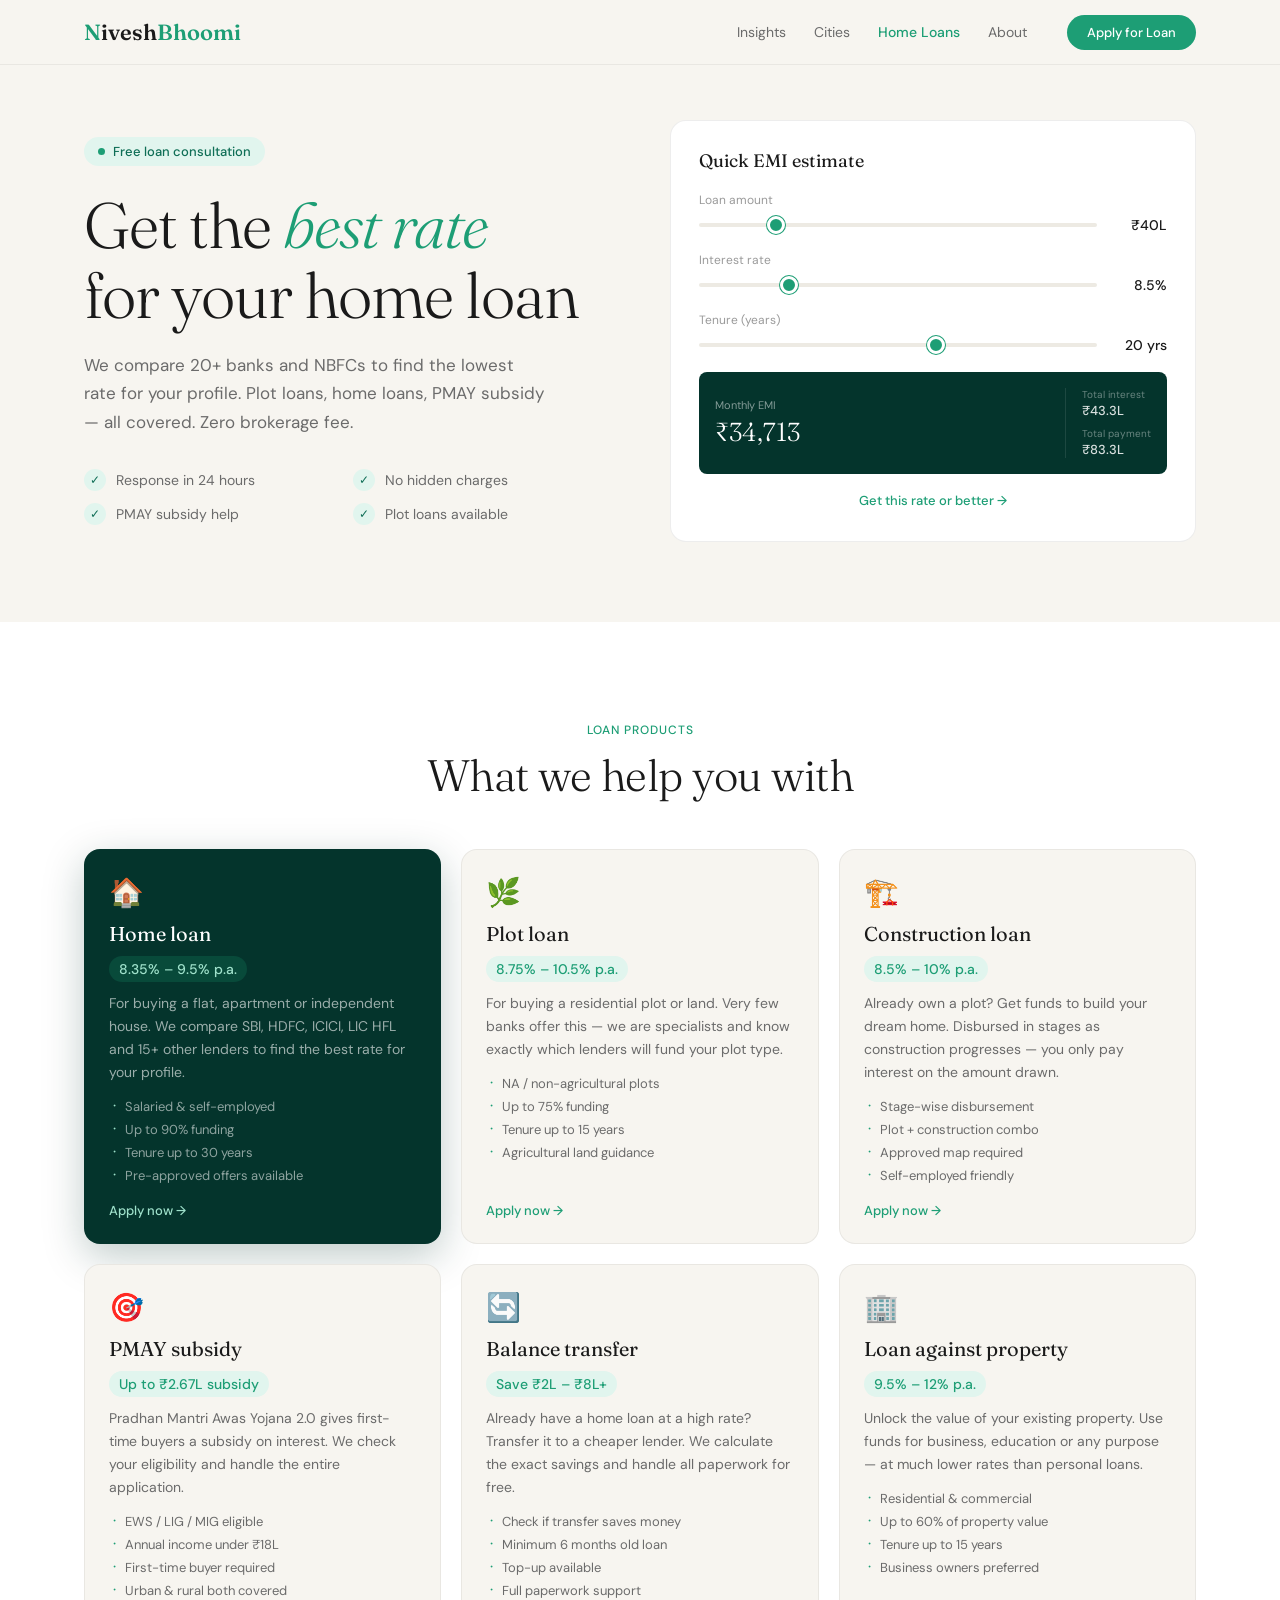
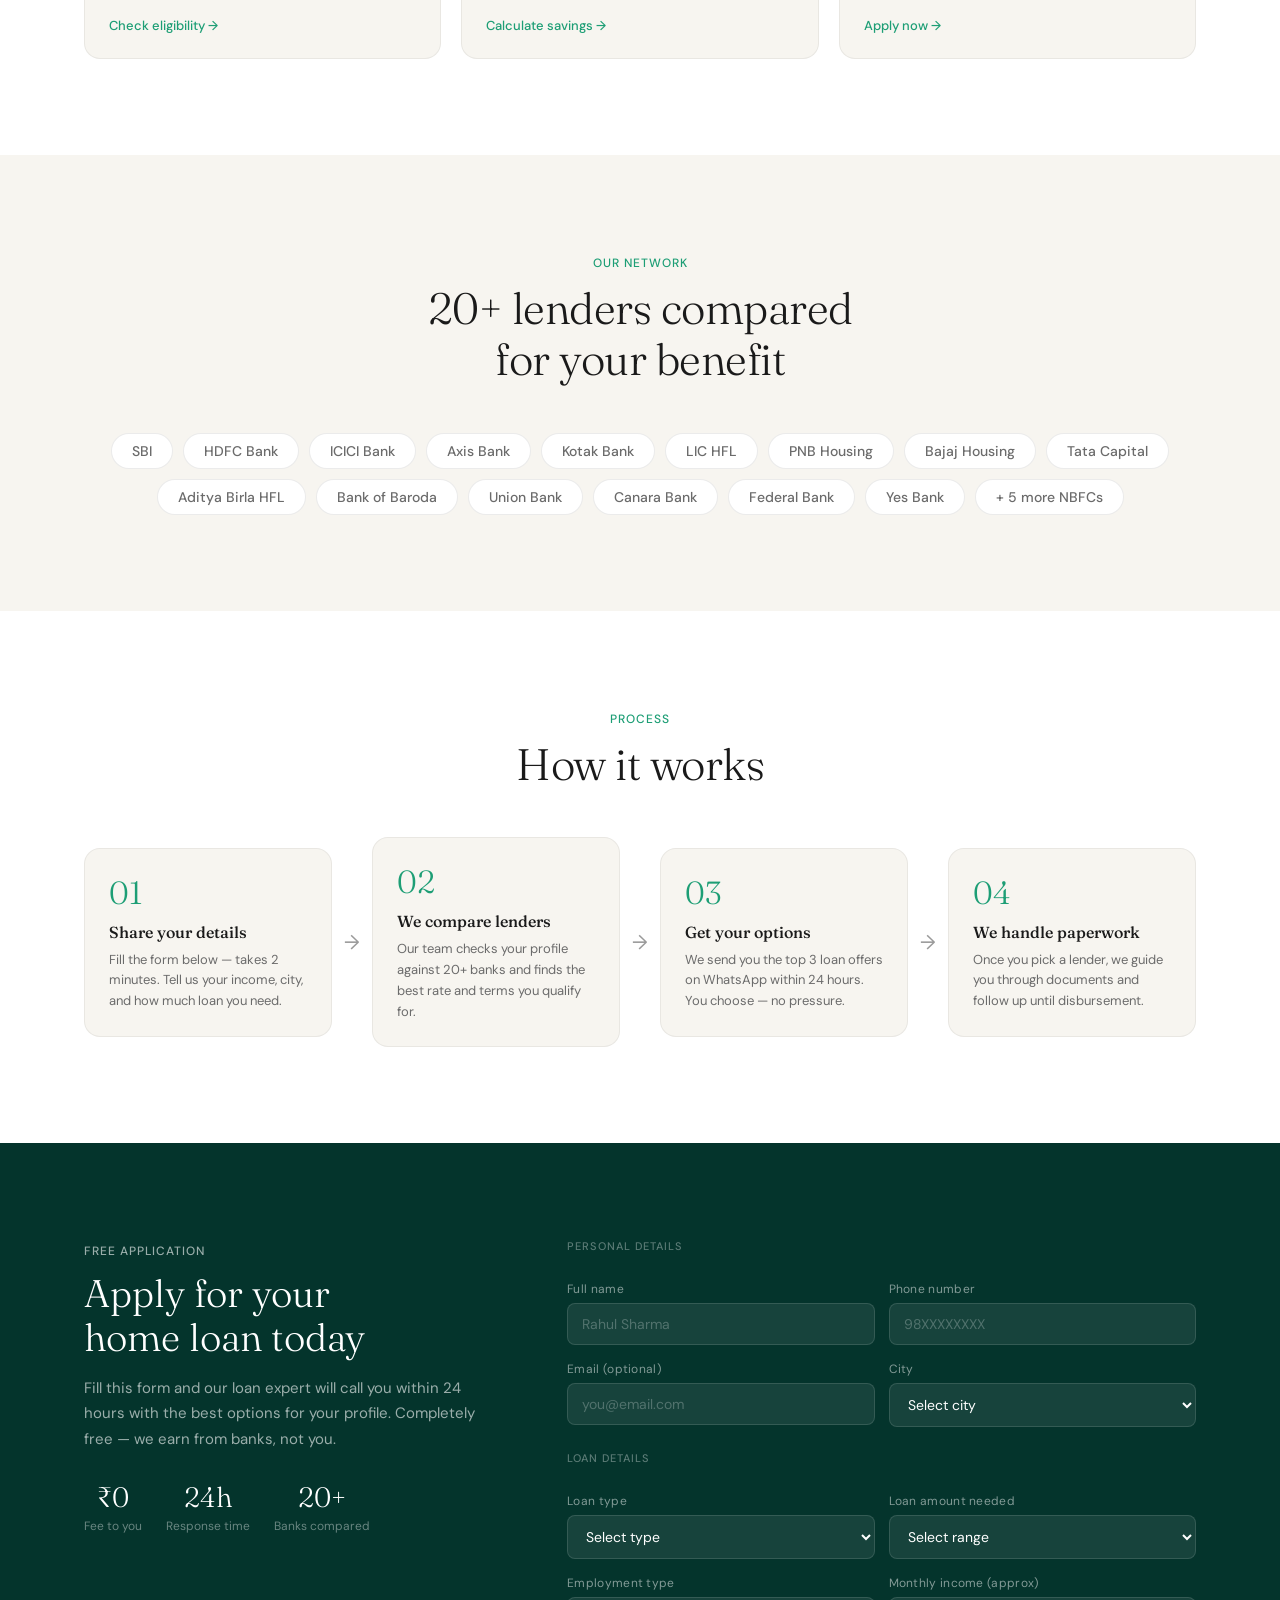
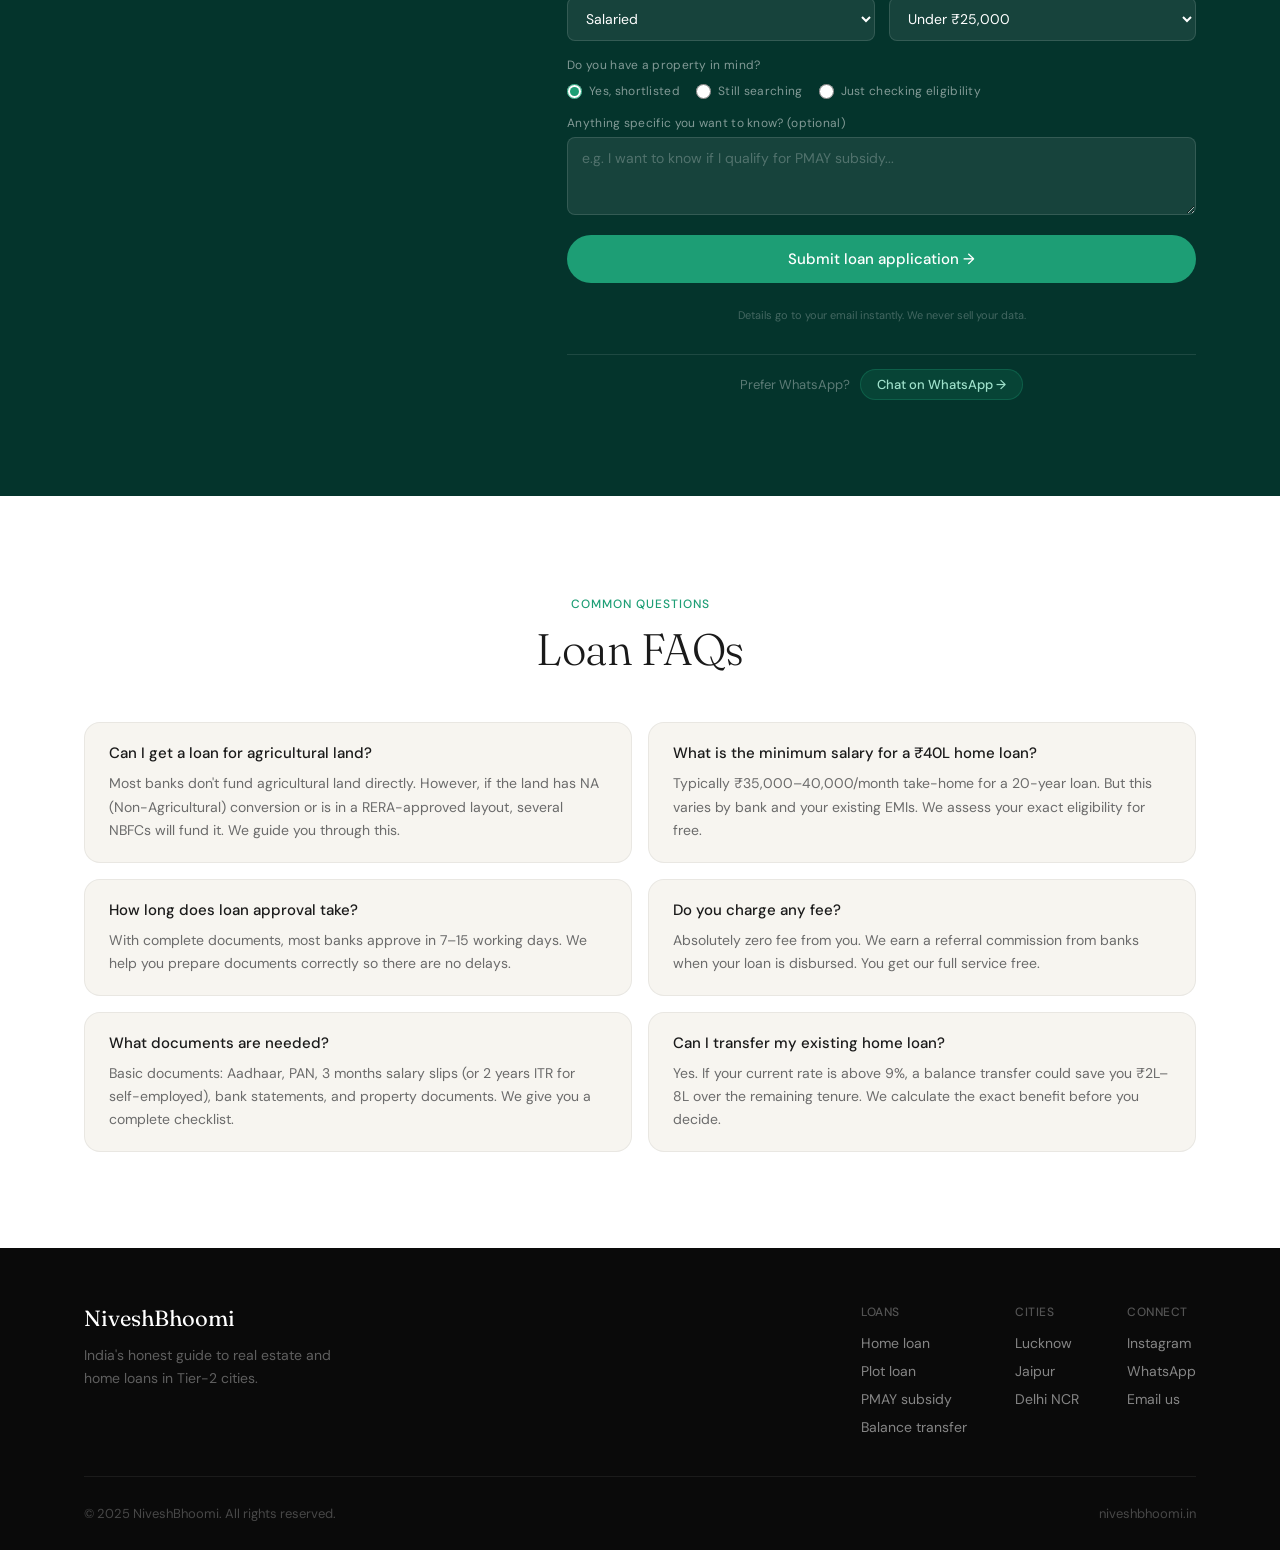
<file: home-loan.html>
<!DOCTYPE html>
<html lang="en">

<head>
  <meta charset="UTF-8">
  <meta name="viewport" content="width=device-width, initial-scale=1.0">
  <meta name="description"
    content="Get the best home loan rates in Lucknow, Jaipur and Delhi NCR. Free consultation, 20+ banks compared, plot loans, PMAY subsidy — NiveshBhoomi loan experts.">
  <title>Home Loan Assistance — NiveshBhoomi</title>
  <link rel="preconnect" href="https://fonts.googleapis.com">
  <link rel="preconnect" href="https://fonts.gstatic.com" crossorigin>
  <link
    href="https://fonts.googleapis.com/css2?family=Fraunces:ital,wght@0,300;0,400;0,600;1,300&family=DM+Sans:wght@300;400;500&display=swap"
    rel="stylesheet">
  <link rel="stylesheet" href="css/style.css">
  <link rel="stylesheet" href="css/loan.css">
</head>

<body>

  <!-- NAV -->
  <nav class="nav" id="navbar">
    <div class="nav-inner">
      <a href="index.html" class="logo"><span class="logo-n">N</span>ivesh<span class="logo-accent">Bhoomi</span></a>
      <div class="nav-links">
        <a href="blogs.html">Insights</a>
        <a href="index.html#cities">Cities</a>
        <a href="home-loan.html" style="color:var(--green);font-weight:500">Home Loans</a>
        <a href="index.html#about">About</a>
      </div>
      <a href="#apply" class="nav-cta">Apply for Loan</a>
      <button class="hamburger" id="hamburger" aria-label="Menu">
        <span></span><span></span><span></span>
      </button>
    </div>
    <div class="mobile-menu" id="mobileMenu">
      <a href="index.html">Home</a>
      <a href="blogs.html">Insights</a>
      <a href="index.html#cities">Cities</a>
      <a href="home-loan.html">Home Loans</a>
      <a href="#apply" class="mobile-cta">Apply for Loan</a>
    </div>
  </nav>

  <!-- LOAN HERO -->
  <section class="loan-hero">
    <div class="container">
      <div class="lh-wrap">
        <div class="lh-left">
          <div class="hero-tag"><span class="tag-dot"></span>Free loan consultation</div>
          <h1 class="hero-title">Get the <em>best rate</em><br>for your home loan</h1>
          <p class="hero-desc">We compare 20+ banks and NBFCs to find the lowest rate for your profile. Plot loans, home
            loans, PMAY subsidy — all covered. Zero brokerage fee.</p>
          <div class="loan-badges">
            <div class="lb-item">
              <div class="lb-icon">✓</div><span>Response in 24 hours</span>
            </div>
            <div class="lb-item">
              <div class="lb-icon">✓</div><span>No hidden charges</span>
            </div>
            <div class="lb-item">
              <div class="lb-icon">✓</div><span>PMAY subsidy help</span>
            </div>
            <div class="lb-item">
              <div class="lb-icon">✓</div><span>Plot loans available</span>
            </div>
          </div>
        </div>
        <!-- Quick EMI in hero -->
        <div class="lh-right">
          <div class="mini-calc">
            <div class="mc-head">Quick EMI estimate</div>
            <div class="mc-field">
              <label>Loan amount</label>
              <div class="slider-row">
                <input type="range" min="5" max="200" value="40" step="1" id="loanAmt" class="slider">
                <span class="slider-val" id="loanAmtVal">₹40L</span>
              </div>
            </div>
            <div class="mc-field">
              <label>Interest rate</label>
              <div class="slider-row">
                <input type="range" min="7" max="14" value="8.5" step="0.1" id="rate" class="slider">
                <span class="slider-val" id="rateVal">8.5%</span>
              </div>
            </div>
            <div class="mc-field">
              <label>Tenure (years)</label>
              <div class="slider-row">
                <input type="range" min="5" max="30" value="20" step="1" id="tenure" class="slider">
                <span class="slider-val" id="tenureVal">20 yrs</span>
              </div>
            </div>
            <div class="mc-result">
              <div class="mcr-main">
                <div class="mcr-label">Monthly EMI</div>
                <div class="mcr-val" id="emi">₹34,722</div>
              </div>
              <div class="mcr-side">
                <div class="mcr-small"><span>Total interest</span><strong id="totalInt">₹43.3L</strong></div>
                <div class="mcr-small"><span>Total payment</span><strong id="totalPay">₹83.3L</strong></div>
              </div>
            </div>
            <a href="#apply" class="mc-cta">Get this rate or better →</a>
          </div>
        </div>
      </div>
    </div>
  </section>

  <!-- LOAN TYPES -->
  <section class="section" style="background:var(--white)">
    <div class="container">
      <div class="section-header centered">
        <div class="section-tag">Loan products</div>
        <h2 class="section-title">What we help you with</h2>
      </div>
      <div class="loan-types-grid">

        <div class="lt-card lt-featured">
          <div class="lt-icon">🏠</div>
          <h3>Home loan</h3>
          <div class="lt-rate">8.35% – 9.5% p.a.</div>
          <p>For buying a flat, apartment or independent house. We compare SBI, HDFC, ICICI, LIC HFL and 15+ other
            lenders to find the best rate for your profile.</p>
          <ul>
            <li>Salaried & self-employed</li>
            <li>Up to 90% funding</li>
            <li>Tenure up to 30 years</li>
            <li>Pre-approved offers available</li>
          </ul>
          <a href="#apply" class="lt-btn">Apply now →</a>
        </div>

        <div class="lt-card">
          <div class="lt-icon">🌿</div>
          <h3>Plot loan</h3>
          <div class="lt-rate">8.75% – 10.5% p.a.</div>
          <p>For buying a residential plot or land. Very few banks offer this — we are specialists and know exactly
            which lenders will fund your plot type.</p>
          <ul>
            <li>NA / non-agricultural plots</li>
            <li>Up to 75% funding</li>
            <li>Tenure up to 15 years</li>
            <li>Agricultural land guidance</li>
          </ul>
          <a href="#apply" class="lt-btn">Apply now →</a>
        </div>

        <div class="lt-card">
          <div class="lt-icon">🏗️</div>
          <h3>Construction loan</h3>
          <div class="lt-rate">8.5% – 10% p.a.</div>
          <p>Already own a plot? Get funds to build your dream home. Disbursed in stages as construction progresses —
            you only pay interest on the amount drawn.</p>
          <ul>
            <li>Stage-wise disbursement</li>
            <li>Plot + construction combo</li>
            <li>Approved map required</li>
            <li>Self-employed friendly</li>
          </ul>
          <a href="#apply" class="lt-btn">Apply now →</a>
        </div>

        <div class="lt-card">
          <div class="lt-icon">🎯</div>
          <h3>PMAY subsidy</h3>
          <div class="lt-rate">Up to ₹2.67L subsidy</div>
          <p>Pradhan Mantri Awas Yojana 2.0 gives first-time buyers a subsidy on interest. We check your eligibility and
            handle the entire application.</p>
          <ul>
            <li>EWS / LIG / MIG eligible</li>
            <li>Annual income under ₹18L</li>
            <li>First-time buyer required</li>
            <li>Urban & rural both covered</li>
          </ul>
          <a href="#apply" class="lt-btn">Check eligibility →</a>
        </div>

        <div class="lt-card">
          <div class="lt-icon">🔄</div>
          <h3>Balance transfer</h3>
          <div class="lt-rate">Save ₹2L – ₹8L+</div>
          <p>Already have a home loan at a high rate? Transfer it to a cheaper lender. We calculate the exact savings
            and handle all paperwork for free.</p>
          <ul>
            <li>Check if transfer saves money</li>
            <li>Minimum 6 months old loan</li>
            <li>Top-up available</li>
            <li>Full paperwork support</li>
          </ul>
          <a href="#apply" class="lt-btn">Calculate savings →</a>
        </div>

        <div class="lt-card">
          <div class="lt-icon">🏢</div>
          <h3>Loan against property</h3>
          <div class="lt-rate">9.5% – 12% p.a.</div>
          <p>Unlock the value of your existing property. Use funds for business, education or any purpose — at much
            lower rates than personal loans.</p>
          <ul>
            <li>Residential & commercial</li>
            <li>Up to 60% of property value</li>
            <li>Tenure up to 15 years</li>
            <li>Business owners preferred</li>
          </ul>
          <a href="#apply" class="lt-btn">Apply now →</a>
        </div>

      </div>
    </div>
  </section>

  <!-- BANKS WE COMPARE -->
  <section class="section banks-section">
    <div class="container">
      <div class="section-header centered">
        <div class="section-tag">Our network</div>
        <h2 class="section-title">20+ lenders compared<br>for your benefit</h2>
      </div>
      <div class="banks-grid">
        <div class="bank-pill">SBI</div>
        <div class="bank-pill">HDFC Bank</div>
        <div class="bank-pill">ICICI Bank</div>
        <div class="bank-pill">Axis Bank</div>
        <div class="bank-pill">Kotak Bank</div>
        <div class="bank-pill">LIC HFL</div>
        <div class="bank-pill">PNB Housing</div>
        <div class="bank-pill">Bajaj Housing</div>
        <div class="bank-pill">Tata Capital</div>
        <div class="bank-pill">Aditya Birla HFL</div>
        <div class="bank-pill">Bank of Baroda</div>
        <div class="bank-pill">Union Bank</div>
        <div class="bank-pill">Canara Bank</div>
        <div class="bank-pill">Federal Bank</div>
        <div class="bank-pill">Yes Bank</div>
        <div class="bank-pill">+ 5 more NBFCs</div>
      </div>
    </div>
  </section>

  <!-- HOW IT WORKS -->
  <section class="section how-section" style="background:var(--white)">
    <div class="container">
      <div class="section-header centered">
        <div class="section-tag">Process</div>
        <h2 class="section-title">How it works</h2>
      </div>
      <div class="steps-grid">
        <div class="step-card">
          <div class="step-num">01</div>
          <h3>Share your details</h3>
          <p>Fill the form below — takes 2 minutes. Tell us your income, city, and how much loan you need.</p>
        </div>
        <div class="step-arrow">→</div>
        <div class="step-card">
          <div class="step-num">02</div>
          <h3>We compare lenders</h3>
          <p>Our team checks your profile against 20+ banks and finds the best rate and terms you qualify for.</p>
        </div>
        <div class="step-arrow">→</div>
        <div class="step-card">
          <div class="step-num">03</div>
          <h3>Get your options</h3>
          <p>We send you the top 3 loan offers on WhatsApp within 24 hours. You choose — no pressure.</p>
        </div>
        <div class="step-arrow">→</div>
        <div class="step-card">
          <div class="step-num">04</div>
          <h3>We handle paperwork</h3>
          <p>Once you pick a lender, we guide you through documents and follow up until disbursement.</p>
        </div>
      </div>
    </div>
  </section>

  <!-- LOAN APPLICATION FORM -->
  <section class="section loan-form-section" id="apply">
    <div class="container">
      <div class="lf-wrap">
        <div class="lf-left">
          <div class="section-tag light">Free application</div>
          <h2 class="contact-title">Apply for your<br>home loan today</h2>
          <p class="contact-desc">Fill this form and our loan expert will call you within 24 hours with the best options
            for your profile. Completely free — we earn from banks, not you.</p>
          <div class="lf-trust">
            <div class="lft-item">
              <div class="lft-num">₹0</div>
              <div class="lft-label">Fee to you</div>
            </div>
            <div class="lft-item">
              <div class="lft-num">24h</div>
              <div class="lft-label">Response time</div>
            </div>
            <div class="lft-item">
              <div class="lft-num">20+</div>
              <div class="lft-label">Banks compared</div>
            </div>
          </div>
        </div>
        <div class="lf-right">

          <!-- ✅ FORMSUBMIT SETUP:
             1. Replace kumarprashant32742@gmail.com below with your actual email
             2. First submission will send you a confirmation email — click the link to activate
             3. After that, every form submission lands in your inbox automatically
        -->
          <form class="lead-form" action="https://formsubmit.co/kumarprashant32742@gmail.com" method="POST">
            <!-- FormSubmit config fields (invisible to user) -->
            <input type="hidden" name="_subject" value="🏦 New Loan Application — NiveshBhoomi">
            <input type="hidden" name="_next" value="https://niveshbhoomi.in/thank-you.html">
            <input type="hidden" name="_captcha" value="false">
            <input type="hidden" name="_template" value="table">
            <input type="hidden" name="Form Type" value="Home Loan Application">

            <div class="form-section-label">Personal details</div>
            <div class="form-row">
              <div class="form-group">
                <label>Full name</label>
                <input type="text" name="Full Name" placeholder="Rahul Sharma" required>
              </div>
              <div class="form-group">
                <label>Phone number</label>
                <input type="tel" name="Phone Number" placeholder="98XXXXXXXX" required>
              </div>
            </div>
            <div class="form-row">
              <div class="form-group">
                <label>Email (optional)</label>
                <input type="email" name="Email" placeholder="you@email.com">
              </div>
              <div class="form-group">
                <label>City</label>
                <select name="City" required>
                  <option value="">Select city</option>
                  <option>Lucknow</option>
                  <option>Jaipur</option>
                  <option>Delhi NCR</option>
                  <option>Other</option>
                </select>
              </div>
            </div>

            <div class="form-section-label" style="margin-top:8px">Loan details</div>
            <div class="form-row">
              <div class="form-group">
                <label>Loan type</label>
                <select name="Loan Type" required>
                  <option value="">Select type</option>
                  <option>Home loan (flat/house)</option>
                  <option>Plot loan (land)</option>
                  <option>Construction loan</option>
                  <option>PMAY subsidy check</option>
                  <option>Balance transfer</option>
                  <option>Loan against property</option>
                </select>
              </div>
              <div class="form-group">
                <label>Loan amount needed</label>
                <select name="Loan Amount">
                  <option value="">Select range</option>
                  <option>Under ₹15L</option>
                  <option>₹15L – ₹30L</option>
                  <option>₹30L – ₹50L</option>
                  <option>₹50L – ₹75L</option>
                  <option>₹75L – ₹1Cr</option>
                  <option>Above ₹1Cr</option>
                </select>
              </div>
            </div>
            <div class="form-row">
              <div class="form-group">
                <label>Employment type</label>
                <select name="Employment Type">
                  <option>Salaried</option>
                  <option>Self-employed / Business</option>
                  <option>Government employee</option>
                  <option>NRI</option>
                </select>
              </div>
              <div class="form-group">
                <label>Monthly income (approx)</label>
                <select name="Monthly Income">
                  <option>Under ₹25,000</option>
                  <option>₹25,000 – ₹50,000</option>
                  <option>₹50,000 – ₹1L</option>
                  <option>Above ₹1L</option>
                </select>
              </div>
            </div>
            <div class="form-group">
              <label>Do you have a property in mind?</label>
              <div class="radio-group">
                <label class="radio-label"><input type="radio" name="Property Status" value="Yes, shortlisted" checked>
                  Yes, shortlisted</label>
                <label class="radio-label"><input type="radio" name="Property Status" value="Still searching"> Still
                  searching</label>
                <label class="radio-label"><input type="radio" name="Property Status" value="Just checking eligibility">
                  Just checking eligibility</label>
              </div>
            </div>
            <div class="form-group">
              <label>Anything specific you want to know? (optional)</label>
              <textarea name="Message" placeholder="e.g. I want to know if I qualify for PMAY subsidy..."
                rows="3"></textarea>
            </div>

            <button type="submit" class="form-submit">Submit loan application →</button>
            <p class="form-note">Details go to your email instantly. We never sell your data.</p>

            <!-- WhatsApp fallback -->
            <div class="wa-fallback">
              <span>Prefer WhatsApp?</span>
              <a href="https://wa.me/918130521740?text=Hi%20NiveshBhoomi!%20I%20want%20help%20with%20a%20home%20loan."
                target="_blank" class="wa-btn">Chat on WhatsApp →</a>
            </div>
          </form>
        </div>
      </div>
    </div>
  </section>

  <!-- FAQ -->
  <section class="section faq-section" style="background:var(--white)">
    <div class="container">
      <div class="section-header centered">
        <div class="section-tag">Common questions</div>
        <h2 class="section-title">Loan FAQs</h2>
      </div>
      <div class="faq-grid">
        <div class="faq-item">
          <div class="faq-q">Can I get a loan for agricultural land?</div>
          <div class="faq-a">Most banks don't fund agricultural land directly. However, if the land has NA
            (Non-Agricultural) conversion or is in a RERA-approved layout, several NBFCs will fund it. We guide you
            through this.</div>
        </div>
        <div class="faq-item">
          <div class="faq-q">What is the minimum salary for a ₹40L home loan?</div>
          <div class="faq-a">Typically ₹35,000–40,000/month take-home for a 20-year loan. But this varies by bank and
            your existing EMIs. We assess your exact eligibility for free.</div>
        </div>
        <div class="faq-item">
          <div class="faq-q">How long does loan approval take?</div>
          <div class="faq-a">With complete documents, most banks approve in 7–15 working days. We help you prepare
            documents correctly so there are no delays.</div>
        </div>
        <div class="faq-item">
          <div class="faq-q">Do you charge any fee?</div>
          <div class="faq-a">Absolutely zero fee from you. We earn a referral commission from banks when your loan is
            disbursed. You get our full service free.</div>
        </div>
        <div class="faq-item">
          <div class="faq-q">What documents are needed?</div>
          <div class="faq-a">Basic documents: Aadhaar, PAN, 3 months salary slips (or 2 years ITR for self-employed),
            bank statements, and property documents. We give you a complete checklist.</div>
        </div>
        <div class="faq-item">
          <div class="faq-q">Can I transfer my existing home loan?</div>
          <div class="faq-a">Yes. If your current rate is above 9%, a balance transfer could save you ₹2L–8L over the
            remaining tenure. We calculate the exact benefit before you decide.</div>
        </div>
      </div>
    </div>
  </section>

  <footer class="footer">
    <div class="container">
      <div class="footer-top">
        <div class="footer-brand">
          <div class="footer-logo">NiveshBhoomi</div>
          <p>India's honest guide to real estate and home loans in Tier-2 cities.</p>
        </div>
        <div class="footer-links">
          <div class="fl-col">
            <div class="fl-head">Loans</div>
            <a href="#apply">Home loan</a>
            <a href="#apply">Plot loan</a>
            <a href="#apply">PMAY subsidy</a>
            <a href="#apply">Balance transfer</a>
          </div>
          <div class="fl-col">
            <div class="fl-head">Cities</div>
            <a href="index.html#cities">Lucknow</a>
            <a href="index.html#cities">Jaipur</a>
            <a href="index.html#cities">Delhi NCR</a>
          </div>
          <div class="fl-col">
            <div class="fl-head">Connect</div>
            <a href="https://instagram.com/niveshbhoomi" target="_blank">Instagram</a>
            <a href="https://wa.me/918130521740" target="_blank">WhatsApp</a>
            <a href="mailto:hello@niveshbhoomi.in">Email us</a>
          </div>
        </div>
      </div>
      <div class="footer-bottom">
        <span>© 2025 NiveshBhoomi. All rights reserved.</span>
        <span>niveshbhoomi.in</span>
      </div>
    </div>
  </footer>

  <script src="js/main.js"></script>
  <script src="js/loan.js"></script>
</body>

</html>
</file>
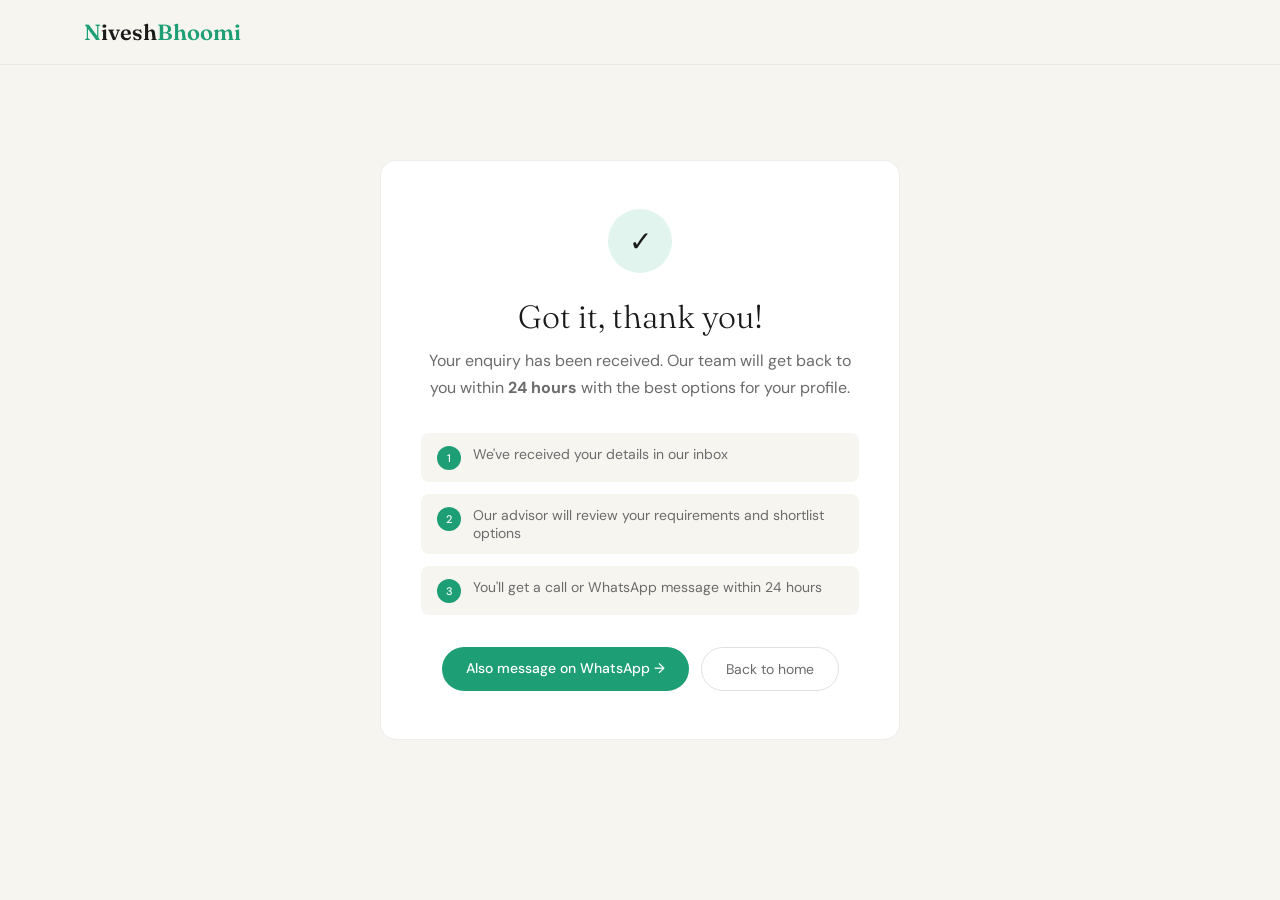
<file: thank-you.html>
<!DOCTYPE html>
<html lang="en">

<head>
  <meta charset="UTF-8">
  <meta name="viewport" content="width=device-width, initial-scale=1.0">
  <title>Thank You — NiveshBhoomi</title>
  <link rel="preconnect" href="https://fonts.googleapis.com">
  <link rel="preconnect" href="https://fonts.gstatic.com" crossorigin>
  <link
    href="https://fonts.googleapis.com/css2?family=Fraunces:ital,wght@0,300;0,400;0,600;1,300&family=DM+Sans:wght@300;400;500&display=swap"
    rel="stylesheet">
  <link rel="stylesheet" href="css/style.css">
  <style>
    .ty-page {
      min-height: 100vh;
      display: flex;
      align-items: center;
      justify-content: center;
      background: var(--cream);
      padding: 24px
    }

    .ty-card {
      background: var(--white);
      border-radius: var(--radius);
      border: 1px solid rgba(0, 0, 0, 0.07);
      padding: 48px 40px;
      text-align: center;
      max-width: 520px;
      width: 100%
    }

    .ty-icon {
      width: 64px;
      height: 64px;
      border-radius: 50%;
      background: var(--green-light);
      display: flex;
      align-items: center;
      justify-content: center;
      margin: 0 auto 24px;
      font-size: 28px
    }

    .ty-title {
      font-family: 'Fraunces', serif;
      font-size: 32px;
      font-weight: 300;
      color: var(--ink);
      margin-bottom: 12px
    }

    .ty-sub {
      font-size: 16px;
      color: var(--ink-muted);
      line-height: 1.65;
      margin-bottom: 32px
    }

    .ty-steps {
      display: flex;
      flex-direction: column;
      gap: 12px;
      margin-bottom: 32px;
      text-align: left
    }

    .ty-step {
      display: flex;
      align-items: flex-start;
      gap: 12px;
      font-size: 14px;
      color: var(--ink-muted);
      background: var(--cream);
      padding: 12px 16px;
      border-radius: var(--radius-sm)
    }

    .ty-step-num {
      width: 24px;
      height: 24px;
      border-radius: 50%;
      background: var(--green);
      color: var(--white);
      font-size: 11px;
      font-weight: 500;
      display: flex;
      align-items: center;
      justify-content: center;
      flex-shrink: 0;
      margin-top: 1px
    }

    .ty-actions {
      display: flex;
      gap: 12px;
      justify-content: center;
      flex-wrap: wrap
    }

    .ty-wa {
      background: var(--green);
      color: var(--white);
      padding: 12px 24px;
      border-radius: 50px;
      font-size: 14px;
      font-weight: 500
    }

    .ty-home {
      background: transparent;
      color: var(--ink-muted);
      padding: 12px 24px;
      border-radius: 50px;
      font-size: 14px;
      border: 1.5px solid rgba(0, 0, 0, 0.12)
    }

    .ty-home:hover {
      border-color: var(--green);
      color: var(--green)
    }
  </style>
</head>

<body>
  <nav class="nav">
    <div class="nav-inner">
      <a href="index.html" class="logo"><span class="logo-n">N</span>ivesh<span class="logo-accent">Bhoomi</span></a>
    </div>
  </nav>
  <div class="ty-page">
    <div class="ty-card">
      <div class="ty-icon">✓</div>
      <h1 class="ty-title">Got it, thank you!</h1>
      <p class="ty-sub">Your enquiry has been received. Our team will get back to you within <strong>24 hours</strong>
        with the best options for your profile.</p>
      <div class="ty-steps">
        <div class="ty-step">
          <div class="ty-step-num">1</div><span>We've received your details in our inbox</span>
        </div>
        <div class="ty-step">
          <div class="ty-step-num">2</div><span>Our advisor will review your requirements and shortlist options</span>
        </div>
        <div class="ty-step">
          <div class="ty-step-num">3</div><span>You'll get a call or WhatsApp message within 24 hours</span>
        </div>
      </div>
      <div class="ty-actions">
        <a href="https://wa.me/918130521740?text=Hi!%20I%20just%20submitted%20an%20enquiry%20on%20NiveshBhoomi."
          target="_blank" class="ty-wa">Also message on WhatsApp →</a>
        <a href="index.html" class="ty-home">Back to home</a>
      </div>
    </div>
  </div>
</body>

</html>
</file>
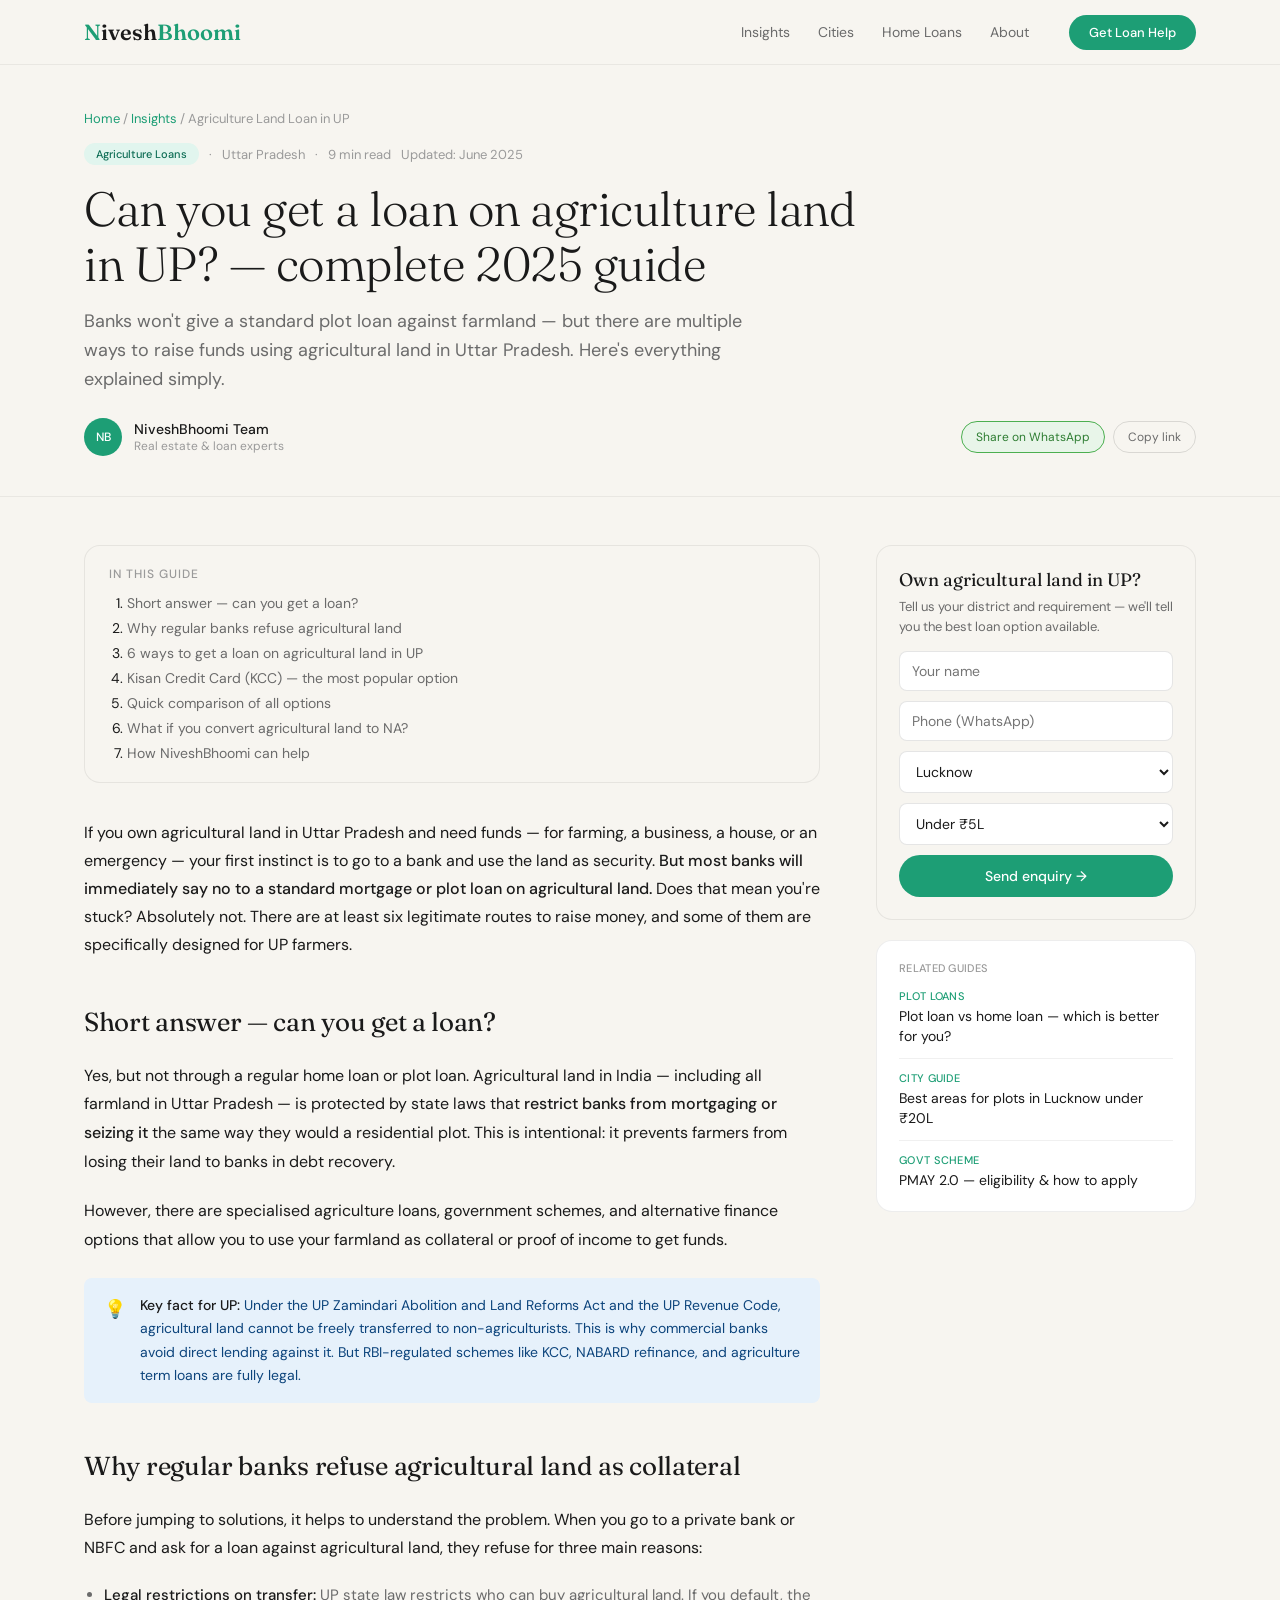
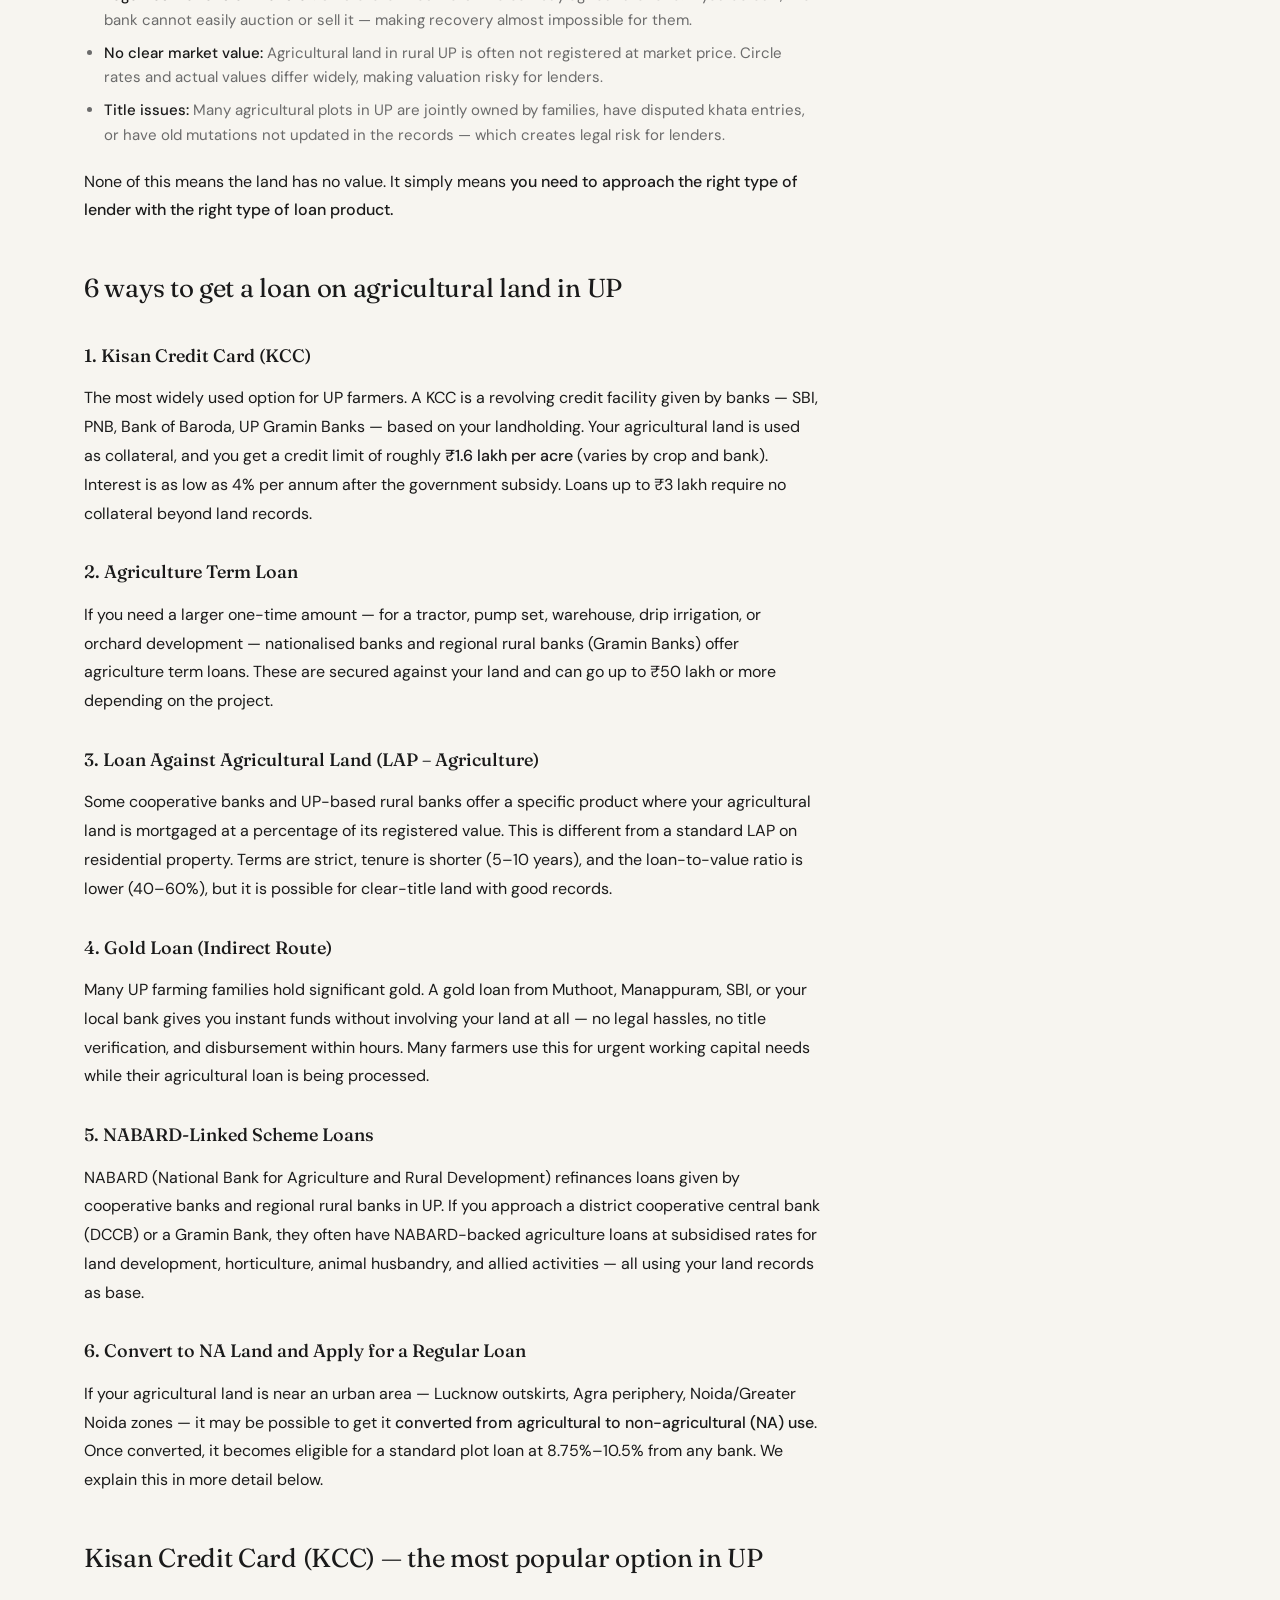
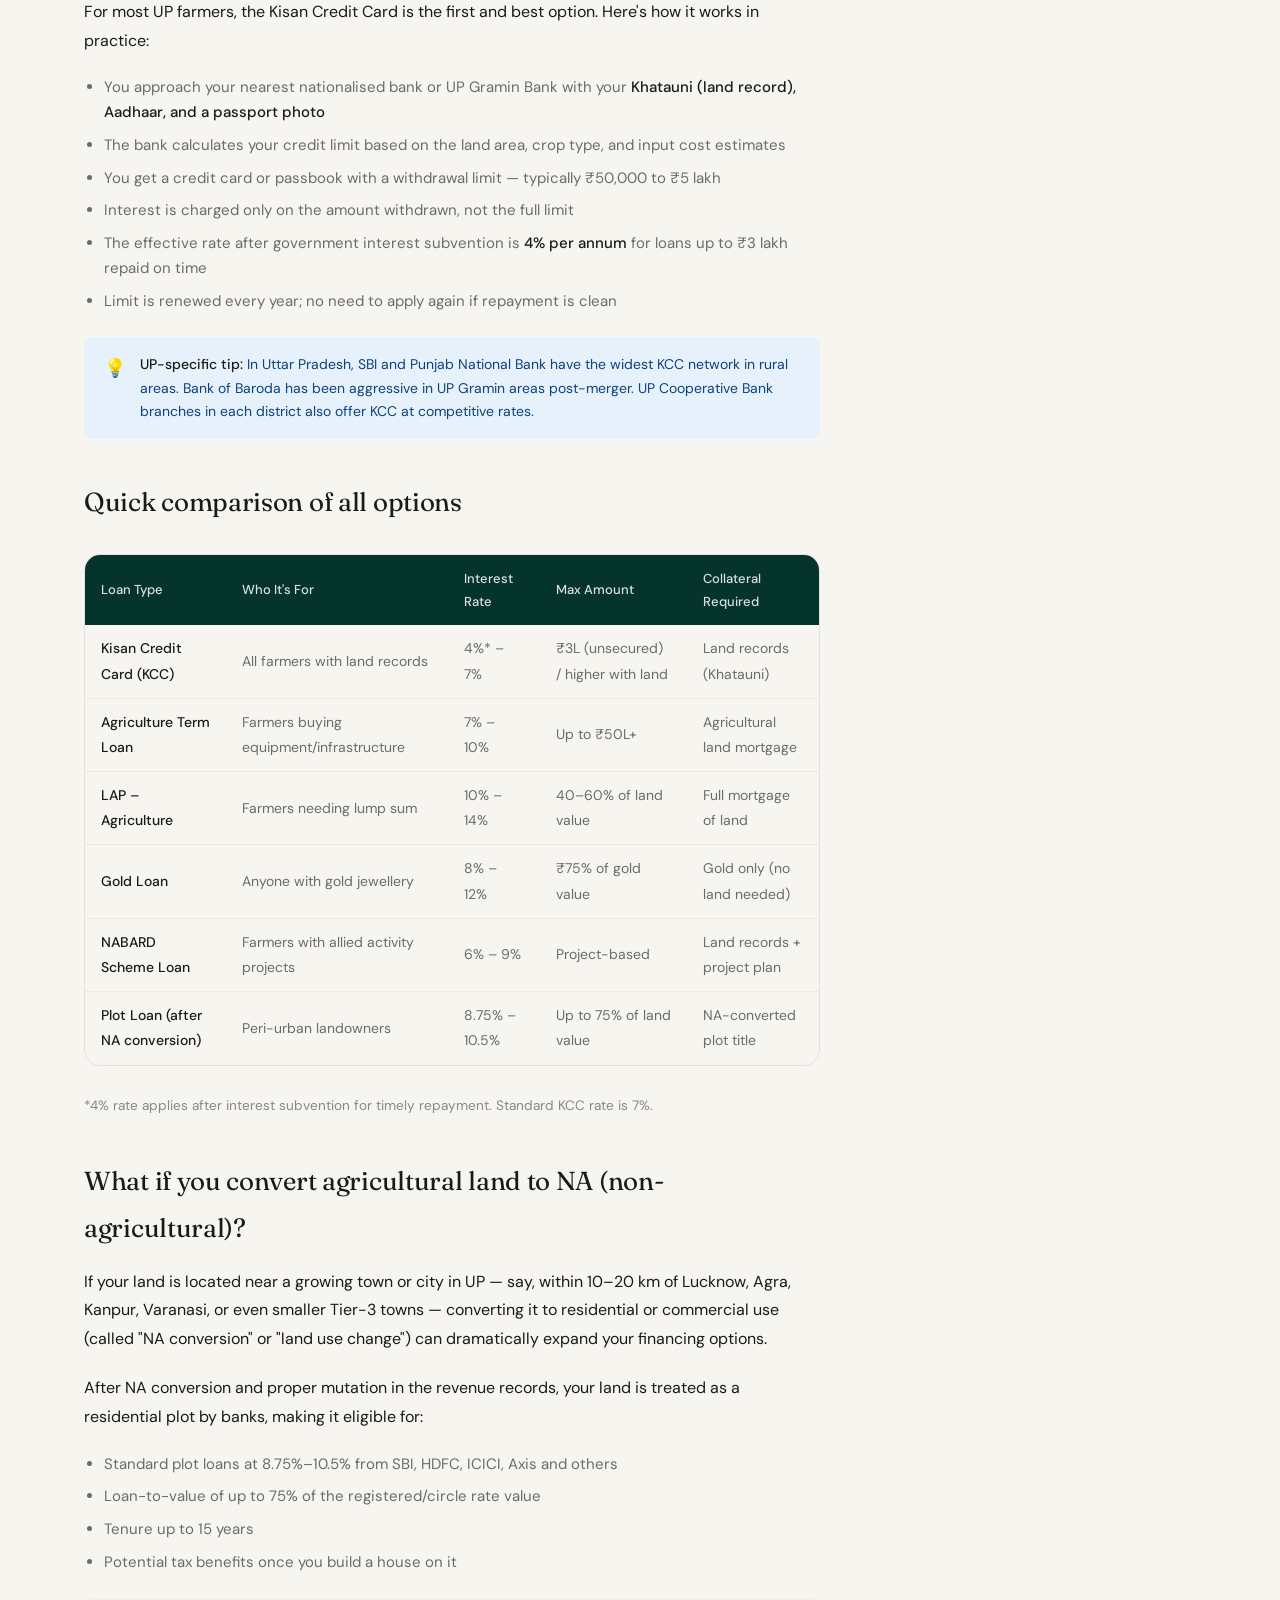
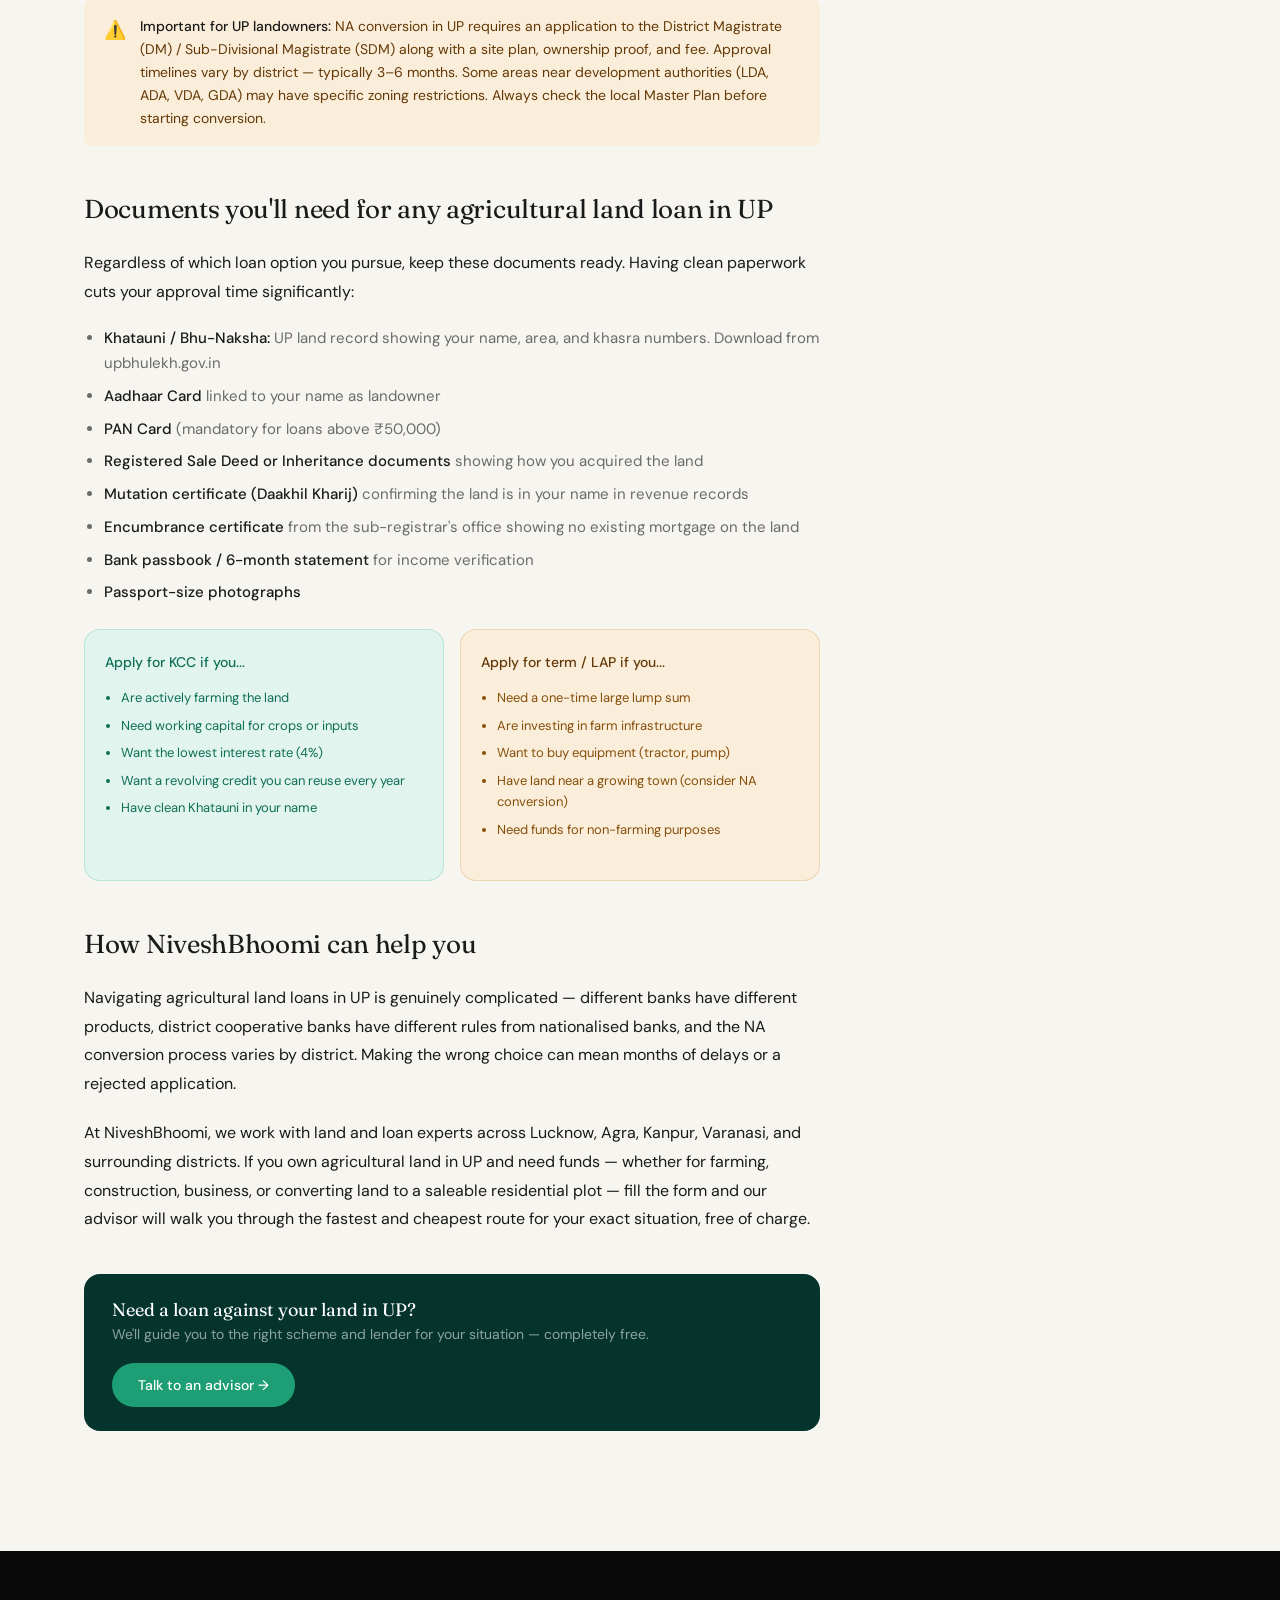
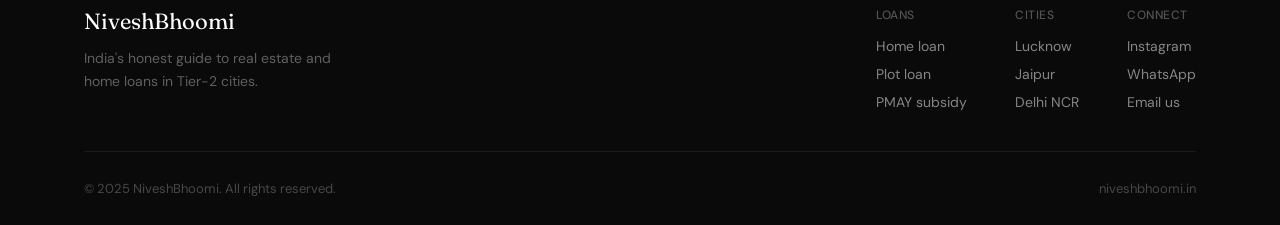
<file: blogs/agricultural-land-loan.html>
<!DOCTYPE html>
<html lang="en">

<head>
    <meta charset="UTF-8">
    <meta name="viewport" content="width=device-width, initial-scale=1.0">
    <!-- ▼ SEO -->
    <meta name="description"
        content="Can you get a loan on agriculture land in Uttar Pradesh? A complete guide on KCC, NABARD, gold loans, LAP and other ways to raise funds against farmland in UP.">
    <meta property="og:title" content="Can You Get a Loan on Agriculture Land in UP? Complete 2025 Guide">
    <meta property="og:description"
        content="Banks won't give a standard plot loan on agricultural land — but there are 6 other ways to get funds. A plain-language guide for UP farmers and landowners.">
    <title>Can You Get a Loan on Agriculture Land in UP? | NiveshBhoomi</title>
    <!-- ▲ SEO -->
    <link rel="preconnect" href="https://fonts.googleapis.com">
    <link rel="preconnect" href="https://fonts.gstatic.com" crossorigin>
    <link
        href="https://fonts.googleapis.com/css2?family=Fraunces:ital,wght@0,300;0,400;0,600;1,300&family=DM+Sans:wght@300;400;500&display=swap"
        rel="stylesheet">
    <link rel="stylesheet" href="../css/style.css">
    <link rel="stylesheet" href="../css/blog.css">
</head>

<body>

    <!-- NAV -->
    <nav class="nav" id="navbar">
        <div class="nav-inner">
            <a href="../index.html" class="logo"><span class="logo-n">N</span>ivesh<span
                    class="logo-accent">Bhoomi</span></a>
            <div class="nav-links">
                <a href="../index.html#blogs">Insights</a>
                <a href="../index.html#cities">Cities</a>
                <a href="../home-loan.html">Home Loans</a>
                <a href="../index.html#about">About</a>
            </div>
            <a href="../home-loan.html#apply" class="nav-cta">Get Loan Help</a>
            <button class="hamburger" id="hamburger" aria-label="Menu">
                <span></span><span></span><span></span>
            </button>
        </div>
        <div class="mobile-menu" id="mobileMenu">
            <a href="../index.html">Home</a>
            <a href="../index.html#blogs">Insights</a>
            <a href="../home-loan.html">Home Loans</a>
            <a href="../home-loan.html#apply" class="mobile-cta">Get Loan Help</a>
        </div>
    </nav>

    <!-- BLOG HEADER -->
    <div class="blog-header">
        <div class="container">
            <div class="breadcrumb">
                <a href="../index.html">Home</a> / <a href="../index.html#blogs">Insights</a> / <span>Agriculture Land
                    Loan in UP</span>
            </div>

            <div class="blog-meta-top">
                <span class="bm-cat">Agriculture Loans</span>
                <span class="bm-city">Uttar Pradesh</span>
                <span class="bm-read">9 min read</span>
                <span class="bm-date">Updated: June 2025</span>
            </div>

            <h1 class="blog-title">Can you get a loan on agriculture land in UP? — complete 2025 guide</h1>

            <p class="blog-subtitle">Banks won't give a standard plot loan against farmland — but there are multiple
                ways to raise funds using agricultural land in Uttar Pradesh. Here's everything explained simply.</p>

            <div class="blog-author">
                <div class="author-avatar">NB</div>
                <div>
                    <div class="author-name">NiveshBhoomi Team</div>
                    <div class="author-label">Real estate & loan experts</div>
                </div>
                <div class="share-btns">
                    <a href="#" onclick="shareWhatsApp()" class="share-btn share-wa">Share on WhatsApp</a>
                    <a href="#" onclick="copyLink()" class="share-btn share-copy" id="copyBtn">Copy link</a>
                </div>
            </div>
        </div>
    </div>

    <!-- BLOG BODY -->
    <div class="blog-body">
        <div class="blog-container">

            <!-- TABLE OF CONTENTS -->
            <div class="toc">
                <div class="toc-title">In this guide</div>
                <ol class="toc-list">
                    <li><a href="#short-answer">Short answer — can you get a loan?</a></li>
                    <li><a href="#why-banks-refuse">Why regular banks refuse agricultural land</a></li>
                    <li><a href="#loan-options">6 ways to get a loan on agricultural land in UP</a></li>
                    <li><a href="#kcc">Kisan Credit Card (KCC) — the most popular option</a></li>
                    <li><a href="#compare">Quick comparison of all options</a></li>
                    <li><a href="#convert">What if you convert agricultural land to NA?</a></li>
                    <li><a href="#apply">How NiveshBhoomi can help</a></li>
                </ol>
            </div>

            <!-- MAIN CONTENT -->
            <div class="blog-content">

                <p class="lead-para">If you own agricultural land in Uttar Pradesh and need funds — for farming, a
                    business, a house, or an emergency — your first instinct is to go to a bank and use the land as
                    security. <strong>But most banks will immediately say no to a standard mortgage or plot loan on
                        agricultural land.</strong> Does that mean you're stuck? Absolutely not. There are at least six
                    legitimate routes to raise money, and some of them are specifically designed for UP farmers.</p>

                <h2 id="short-answer">Short answer — can you get a loan?</h2>

                <p>Yes, but not through a regular home loan or plot loan. Agricultural land in India — including all
                    farmland in Uttar Pradesh — is protected by state laws that <strong>restrict banks from mortgaging
                        or seizing it</strong> the same way they would a residential plot. This is intentional: it
                    prevents farmers from losing their land to banks in debt recovery.</p>

                <p>However, there are specialised agriculture loans, government schemes, and alternative finance options
                    that allow you to use your farmland as collateral or proof of income to get funds.</p>

                <div class="blog-callout callout-info">
                    <div class="callout-icon">💡</div>
                    <div>
                        <strong>Key fact for UP:</strong> Under the UP Zamindari Abolition and Land Reforms Act and the
                        UP Revenue Code, agricultural land cannot be freely transferred to non-agriculturists. This is
                        why commercial banks avoid direct lending against it. But RBI-regulated schemes like KCC, NABARD
                        refinance, and agriculture term loans are fully legal.
                    </div>
                </div>

                <h2 id="why-banks-refuse">Why regular banks refuse agricultural land as collateral</h2>

                <p>Before jumping to solutions, it helps to understand the problem. When you go to a private bank or
                    NBFC and ask for a loan against agricultural land, they refuse for three main reasons:</p>

                <ul>
                    <li><strong>Legal restrictions on transfer:</strong> UP state law restricts who can buy agricultural
                        land. If you default, the bank cannot easily auction or sell it — making recovery almost
                        impossible for them.</li>
                    <li><strong>No clear market value:</strong> Agricultural land in rural UP is often not registered at
                        market price. Circle rates and actual values differ widely, making valuation risky for lenders.
                    </li>
                    <li><strong>Title issues:</strong> Many agricultural plots in UP are jointly owned by families, have
                        disputed khata entries, or have old mutations not updated in the records — which creates legal
                        risk for lenders.</li>
                </ul>

                <p>None of this means the land has no value. It simply means <strong>you need to approach the right type
                        of lender with the right type of loan product.</strong></p>

                <h2 id="loan-options">6 ways to get a loan on agricultural land in UP</h2>

                <h3>1. Kisan Credit Card (KCC)</h3>
                <p>The most widely used option for UP farmers. A KCC is a revolving credit facility given by banks —
                    SBI, PNB, Bank of Baroda, UP Gramin Banks — based on your landholding. Your agricultural land is
                    used as collateral, and you get a credit limit of roughly <strong>₹1.6 lakh per acre</strong>
                    (varies by crop and bank). Interest is as low as 4% per annum after the government subsidy. Loans up
                    to ₹3 lakh require no collateral beyond land records.</p>

                <h3>2. Agriculture Term Loan</h3>
                <p>If you need a larger one-time amount — for a tractor, pump set, warehouse, drip irrigation, or
                    orchard development — nationalised banks and regional rural banks (Gramin Banks) offer agriculture
                    term loans. These are secured against your land and can go up to ₹50 lakh or more depending on the
                    project.</p>

                <h3>3. Loan Against Agricultural Land (LAP – Agriculture)</h3>
                <p>Some cooperative banks and UP-based rural banks offer a specific product where your agricultural land
                    is mortgaged at a percentage of its registered value. This is different from a standard LAP on
                    residential property. Terms are strict, tenure is shorter (5–10 years), and the loan-to-value ratio
                    is lower (40–60%), but it is possible for clear-title land with good records.</p>

                <h3>4. Gold Loan (Indirect Route)</h3>
                <p>Many UP farming families hold significant gold. A gold loan from Muthoot, Manappuram, SBI, or your
                    local bank gives you instant funds without involving your land at all — no legal hassles, no title
                    verification, and disbursement within hours. Many farmers use this for urgent working capital needs
                    while their agricultural loan is being processed.</p>

                <h3>5. NABARD-Linked Scheme Loans</h3>
                <p>NABARD (National Bank for Agriculture and Rural Development) refinances loans given by cooperative
                    banks and regional rural banks in UP. If you approach a district cooperative central bank (DCCB) or
                    a Gramin Bank, they often have NABARD-backed agriculture loans at subsidised rates for land
                    development, horticulture, animal husbandry, and allied activities — all using your land records as
                    base.</p>

                <h3>6. Convert to NA Land and Apply for a Regular Loan</h3>
                <p>If your agricultural land is near an urban area — Lucknow outskirts, Agra periphery, Noida/Greater
                    Noida zones — it may be possible to get it <strong>converted from agricultural to non-agricultural
                        (NA) use</strong>. Once converted, it becomes eligible for a standard plot loan at 8.75%–10.5%
                    from any bank. We explain this in more detail below.</p>

                <h2 id="kcc">Kisan Credit Card (KCC) — the most popular option in UP</h2>

                <p>For most UP farmers, the Kisan Credit Card is the first and best option. Here's how it works in
                    practice:</p>

                <ul>
                    <li>You approach your nearest nationalised bank or UP Gramin Bank with your <strong>Khatauni (land
                            record), Aadhaar, and a passport photo</strong></li>
                    <li>The bank calculates your credit limit based on the land area, crop type, and input cost
                        estimates</li>
                    <li>You get a credit card or passbook with a withdrawal limit — typically ₹50,000 to ₹5 lakh</li>
                    <li>Interest is charged only on the amount withdrawn, not the full limit</li>
                    <li>The effective rate after government interest subvention is <strong>4% per annum</strong> for
                        loans up to ₹3 lakh repaid on time</li>
                    <li>Limit is renewed every year; no need to apply again if repayment is clean</li>
                </ul>

                <div class="blog-callout callout-info">
                    <div class="callout-icon">💡</div>
                    <div>
                        <strong>UP-specific tip:</strong> In Uttar Pradesh, SBI and Punjab National Bank have the widest
                        KCC network in rural areas. Bank of Baroda has been aggressive in UP Gramin areas post-merger.
                        UP Cooperative Bank branches in each district also offer KCC at competitive rates.
                    </div>
                </div>

                <h2 id="compare">Quick comparison of all options</h2>

                <div class="blog-table-wrap">
                    <table class="blog-table">
                        <thead>
                            <tr>
                                <th>Loan Type</th>
                                <th>Who It's For</th>
                                <th>Interest Rate</th>
                                <th>Max Amount</th>
                                <th>Collateral Required</th>
                            </tr>
                        </thead>
                        <tbody>
                            <tr>
                                <td>Kisan Credit Card (KCC)</td>
                                <td>All farmers with land records</td>
                                <td>4%* – 7%</td>
                                <td>₹3L (unsecured) / higher with land</td>
                                <td>Land records (Khatauni)</td>
                            </tr>
                            <tr>
                                <td>Agriculture Term Loan</td>
                                <td>Farmers buying equipment/infrastructure</td>
                                <td>7% – 10%</td>
                                <td>Up to ₹50L+</td>
                                <td>Agricultural land mortgage</td>
                            </tr>
                            <tr>
                                <td>LAP – Agriculture</td>
                                <td>Farmers needing lump sum</td>
                                <td>10% – 14%</td>
                                <td>40–60% of land value</td>
                                <td>Full mortgage of land</td>
                            </tr>
                            <tr>
                                <td>Gold Loan</td>
                                <td>Anyone with gold jewellery</td>
                                <td>8% – 12%</td>
                                <td>₹75% of gold value</td>
                                <td>Gold only (no land needed)</td>
                            </tr>
                            <tr>
                                <td>NABARD Scheme Loan</td>
                                <td>Farmers with allied activity projects</td>
                                <td>6% – 9%</td>
                                <td>Project-based</td>
                                <td>Land records + project plan</td>
                            </tr>
                            <tr>
                                <td>Plot Loan (after NA conversion)</td>
                                <td>Peri-urban landowners</td>
                                <td>8.75% – 10.5%</td>
                                <td>Up to 75% of land value</td>
                                <td>NA-converted plot title</td>
                            </tr>
                        </tbody>
                    </table>
                </div>
                <p style="font-size:0.85rem; color: #888;">*4% rate applies after interest subvention for timely
                    repayment. Standard KCC rate is 7%.</p>

                <h2 id="convert">What if you convert agricultural land to NA (non-agricultural)?</h2>

                <p>If your land is located near a growing town or city in UP — say, within 10–20 km of Lucknow, Agra,
                    Kanpur, Varanasi, or even smaller Tier-3 towns — converting it to residential or commercial use
                    (called "NA conversion" or "land use change") can dramatically expand your financing options.</p>

                <p>After NA conversion and proper mutation in the revenue records, your land is treated as a residential
                    plot by banks, making it eligible for:</p>

                <ul>
                    <li>Standard plot loans at 8.75%–10.5% from SBI, HDFC, ICICI, Axis and others</li>
                    <li>Loan-to-value of up to 75% of the registered/circle rate value</li>
                    <li>Tenure up to 15 years</li>
                    <li>Potential tax benefits once you build a house on it</li>
                </ul>

                <div class="blog-callout callout-warn">
                    <div class="callout-icon">⚠️</div>
                    <div>
                        <strong>Important for UP landowners:</strong> NA conversion in UP requires an application to the
                        District Magistrate (DM) / Sub-Divisional Magistrate (SDM) along with a site plan, ownership
                        proof, and fee. Approval timelines vary by district — typically 3–6 months. Some areas near
                        development authorities (LDA, ADA, VDA, GDA) may have specific zoning restrictions. Always check
                        the local Master Plan before starting conversion.
                    </div>
                </div>

                <h2 id="documents">Documents you'll need for any agricultural land loan in UP</h2>

                <p>Regardless of which loan option you pursue, keep these documents ready. Having clean paperwork cuts
                    your approval time significantly:</p>

                <ul>
                    <li><strong>Khatauni / Bhu-Naksha:</strong> UP land record showing your name, area, and khasra
                        numbers. Download from upbhulekh.gov.in</li>
                    <li><strong>Aadhaar Card</strong> linked to your name as landowner</li>
                    <li><strong>PAN Card</strong> (mandatory for loans above ₹50,000)</li>
                    <li><strong>Registered Sale Deed or Inheritance documents</strong> showing how you acquired the land
                    </li>
                    <li><strong>Mutation certificate (Daakhil Kharij)</strong> confirming the land is in your name in
                        revenue records</li>
                    <li><strong>Encumbrance certificate</strong> from the sub-registrar's office showing no existing
                        mortgage on the land</li>
                    <li><strong>Bank passbook / 6-month statement</strong> for income verification</li>
                    <li><strong>Passport-size photographs</strong></li>
                </ul>

                <div class="decision-grid">
                    <div class="decision-card choose-home">
                        <div class="dc-title">Apply for KCC if you...</div>
                        <ul>
                            <li>Are actively farming the land</li>
                            <li>Need working capital for crops or inputs</li>
                            <li>Want the lowest interest rate (4%)</li>
                            <li>Want a revolving credit you can reuse every year</li>
                            <li>Have clean Khatauni in your name</li>
                        </ul>
                    </div>
                    <div class="decision-card choose-plot">
                        <div class="dc-title">Apply for term / LAP if you...</div>
                        <ul>
                            <li>Need a one-time large lump sum</li>
                            <li>Are investing in farm infrastructure</li>
                            <li>Want to buy equipment (tractor, pump)</li>
                            <li>Have land near a growing town (consider NA conversion)</li>
                            <li>Need funds for non-farming purposes</li>
                        </ul>
                    </div>
                </div>

                <h2 id="apply">How NiveshBhoomi can help you</h2>

                <p>Navigating agricultural land loans in UP is genuinely complicated — different banks have different
                    products, district cooperative banks have different rules from nationalised banks, and the NA
                    conversion process varies by district. Making the wrong choice can mean months of delays or a
                    rejected application.</p>

                <p>At NiveshBhoomi, we work with land and loan experts across Lucknow, Agra, Kanpur, Varanasi, and
                    surrounding districts. If you own agricultural land in UP and need funds — whether for farming,
                    construction, business, or converting land to a saleable residential plot — fill the form and our
                    advisor will walk you through the fastest and cheapest route for your exact situation, free of
                    charge.</p>

            </div>
            <!-- ▲ END MAIN CONTENT ▲ -->

            <!-- INLINE LOAN CTA -->
            <div class="blog-loan-cta">
                <div class="blc-text">
                    <div class="blc-title">Need a loan against your land in UP?</div>
                    <div class="blc-sub">We'll guide you to the right scheme and lender for your situation — completely
                        free.</div>
                </div>
                <a href="../home-loan.html#apply" class="btn-primary">Talk to an advisor →</a>
            </div>

        </div>

        <!-- SIDEBAR -->
        <div class="blog-sidebar">

            <!-- Lead form in sidebar -->
            <div class="sidebar-form">
                <div class="sf-title">Own agricultural land in UP?</div>
                <p class="sf-desc">Tell us your district and requirement — we'll tell you the best loan option
                    available.</p>
                <form action="https://formsubmit.co/kumarprashant32742@gmail.com" method="POST">
                    <input type="hidden" name="_subject" value="📖 Blog Lead — Agriculture Land Loan UP">
                    <input type="hidden" name="_next" value="https://niveshbhoomi.in/thank-you.html">
                    <input type="hidden" name="_captcha" value="false">
                    <input type="hidden" name="_template" value="table">
                    <input type="hidden" name="Form Type" value="Blog Sidebar Enquiry — Agri Loan UP">
                    <input type="text" name="Full Name" placeholder="Your name" required>
                    <input type="tel" name="Phone Number" placeholder="Phone (WhatsApp)" required>
                    <select name="City">
                        <option>Lucknow</option>
                        <option>Agra</option>
                        <option>Kanpur</option>
                        <option>Varanasi</option>
                        <option>Jaipur</option>
                        <option>Delhi NCR</option>
                        <option>Other UP district</option>
                    </select>
                    <select name="Budget">
                        <option>Under ₹5L</option>
                        <option>₹5L – ₹20L</option>
                        <option>₹20L – ₹50L</option>
                        <option>Above ₹50L</option>
                    </select>
                    <button type="submit" class="sidebar-btn">Send enquiry →</button>
                </form>
            </div>

            <!-- Related posts -->
            <div class="sidebar-related">
                <div class="sr-title">Related guides</div>
                <div class="related-posts">
                    <a href="plot-loan-vs-home-loan.html" class="related-item">
                        <div class="ri-cat">Plot Loans</div>
                        <div class="ri-title">Plot loan vs home loan — which is better for you?</div>
                    </a>
                    <a href="lucknow-plot-guide.html" class="related-item">
                        <div class="ri-cat">City Guide</div>
                        <div class="ri-title">Best areas for plots in Lucknow under ₹20L</div>
                    </a>
                    <a href="PMAY-2.0-eligibility-subsidy-apply.html" class="related-item">
                        <div class="ri-cat">Govt Scheme</div>
                        <div class="ri-title">PMAY 2.0 — eligibility & how to apply</div>
                    </a>
                </div>
            </div>

        </div>
    </div>

    <footer class="footer">
        <div class="container">
            <div class="footer-top">
                <div class="footer-brand">
                    <div class="footer-logo">NiveshBhoomi</div>
                    <p>India's honest guide to real estate and home loans in Tier-2 cities.</p>
                </div>
                <div class="footer-links">
                    <div class="fl-col">
                        <div class="fl-head">Loans</div>
                        <a href="../home-loan.html">Home loan</a>
                        <a href="../home-loan.html">Plot loan</a>
                        <a href="../home-loan.html">PMAY subsidy</a>
                    </div>
                    <div class="fl-col">
                        <div class="fl-head">Cities</div>
                        <a href="../index.html#cities">Lucknow</a>
                        <a href="../index.html#cities">Jaipur</a>
                        <a href="../index.html#cities">Delhi NCR</a>
                    </div>
                    <div class="fl-col">
                        <div class="fl-head">Connect</div>
                        <a href="https://instagram.com/niveshbhoomi" target="_blank">Instagram</a>
                        <a href="https://wa.me/918130521740" target="_blank">WhatsApp</a>
                        <a href="mailto:hello@niveshbhoomi.in">Email us</a>
                    </div>
                </div>
            </div>
            <div class="footer-bottom">
                <span>© 2025 NiveshBhoomi. All rights reserved.</span>
                <span>niveshbhoomi.in</span>
            </div>
        </div>
    </footer>

    <script src="../js/main.js"></script>
    <script>
        function shareWhatsApp() {
            const url = encodeURIComponent(window.location.href);
            const text = encodeURIComponent('Can you get a loan on agriculture land in UP? A complete guide by NiveshBhoomi — ');
            window.open('https://wa.me/?text=' + text + url, '_blank');
        }
        function copyLink() {
            navigator.clipboard.writeText(window.location.href);
            const btn = document.getElementById('copyBtn');
            btn.textContent = 'Copied!';
            setTimeout(() => btn.textContent = 'Copy link', 2000);
        }
    </script>
</body>

</html>
</file>
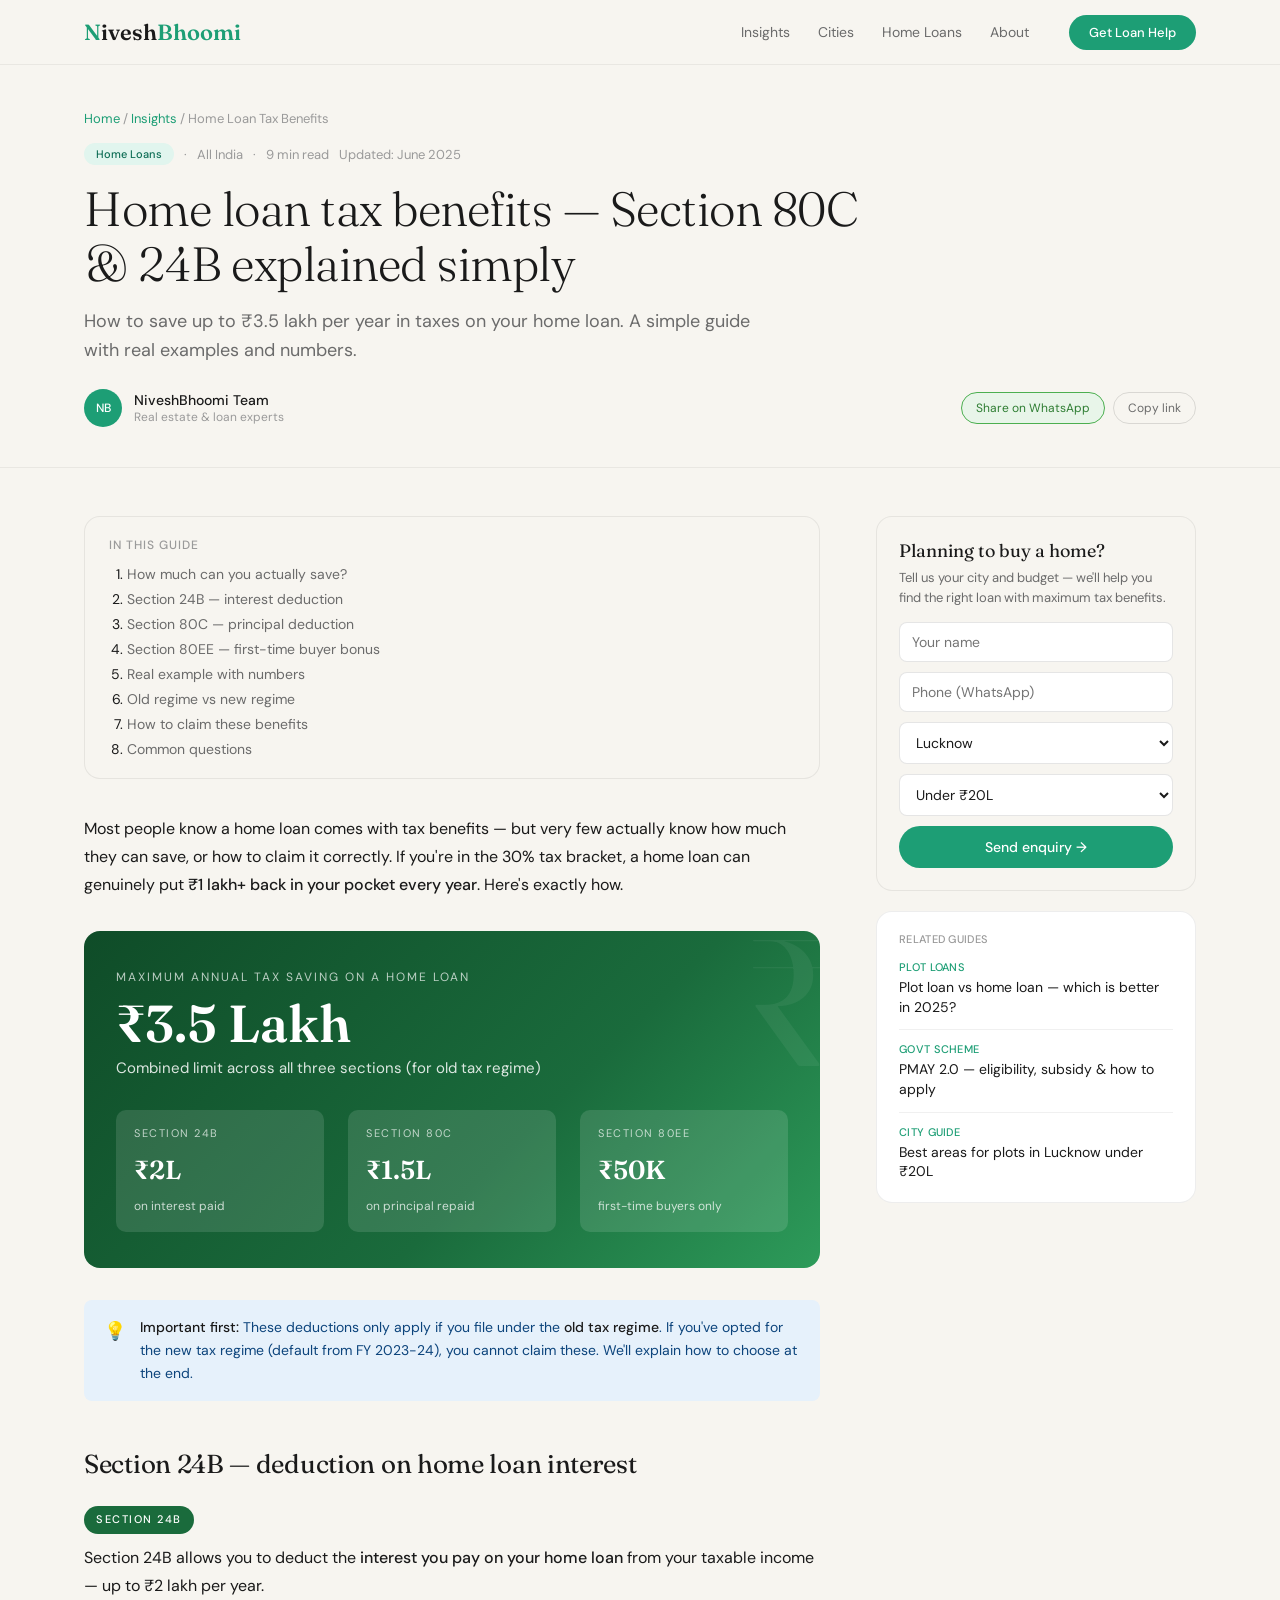
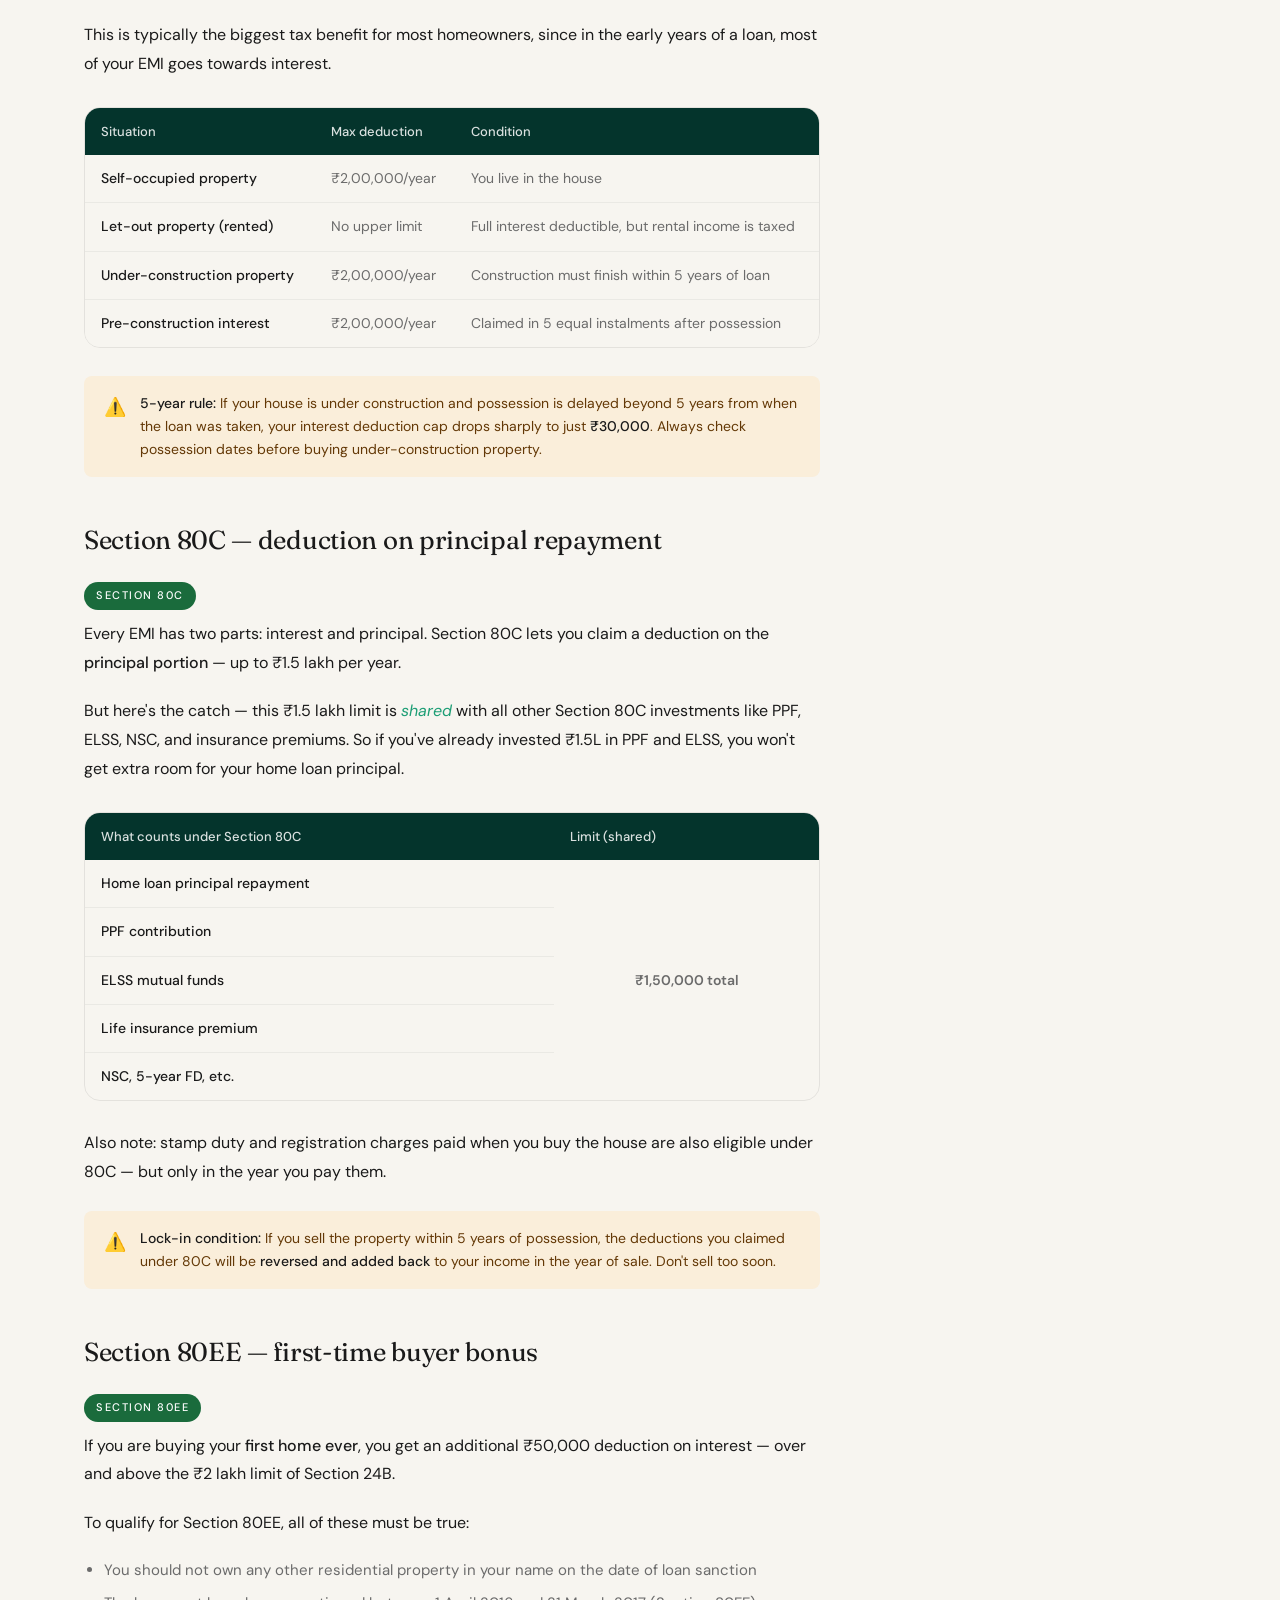
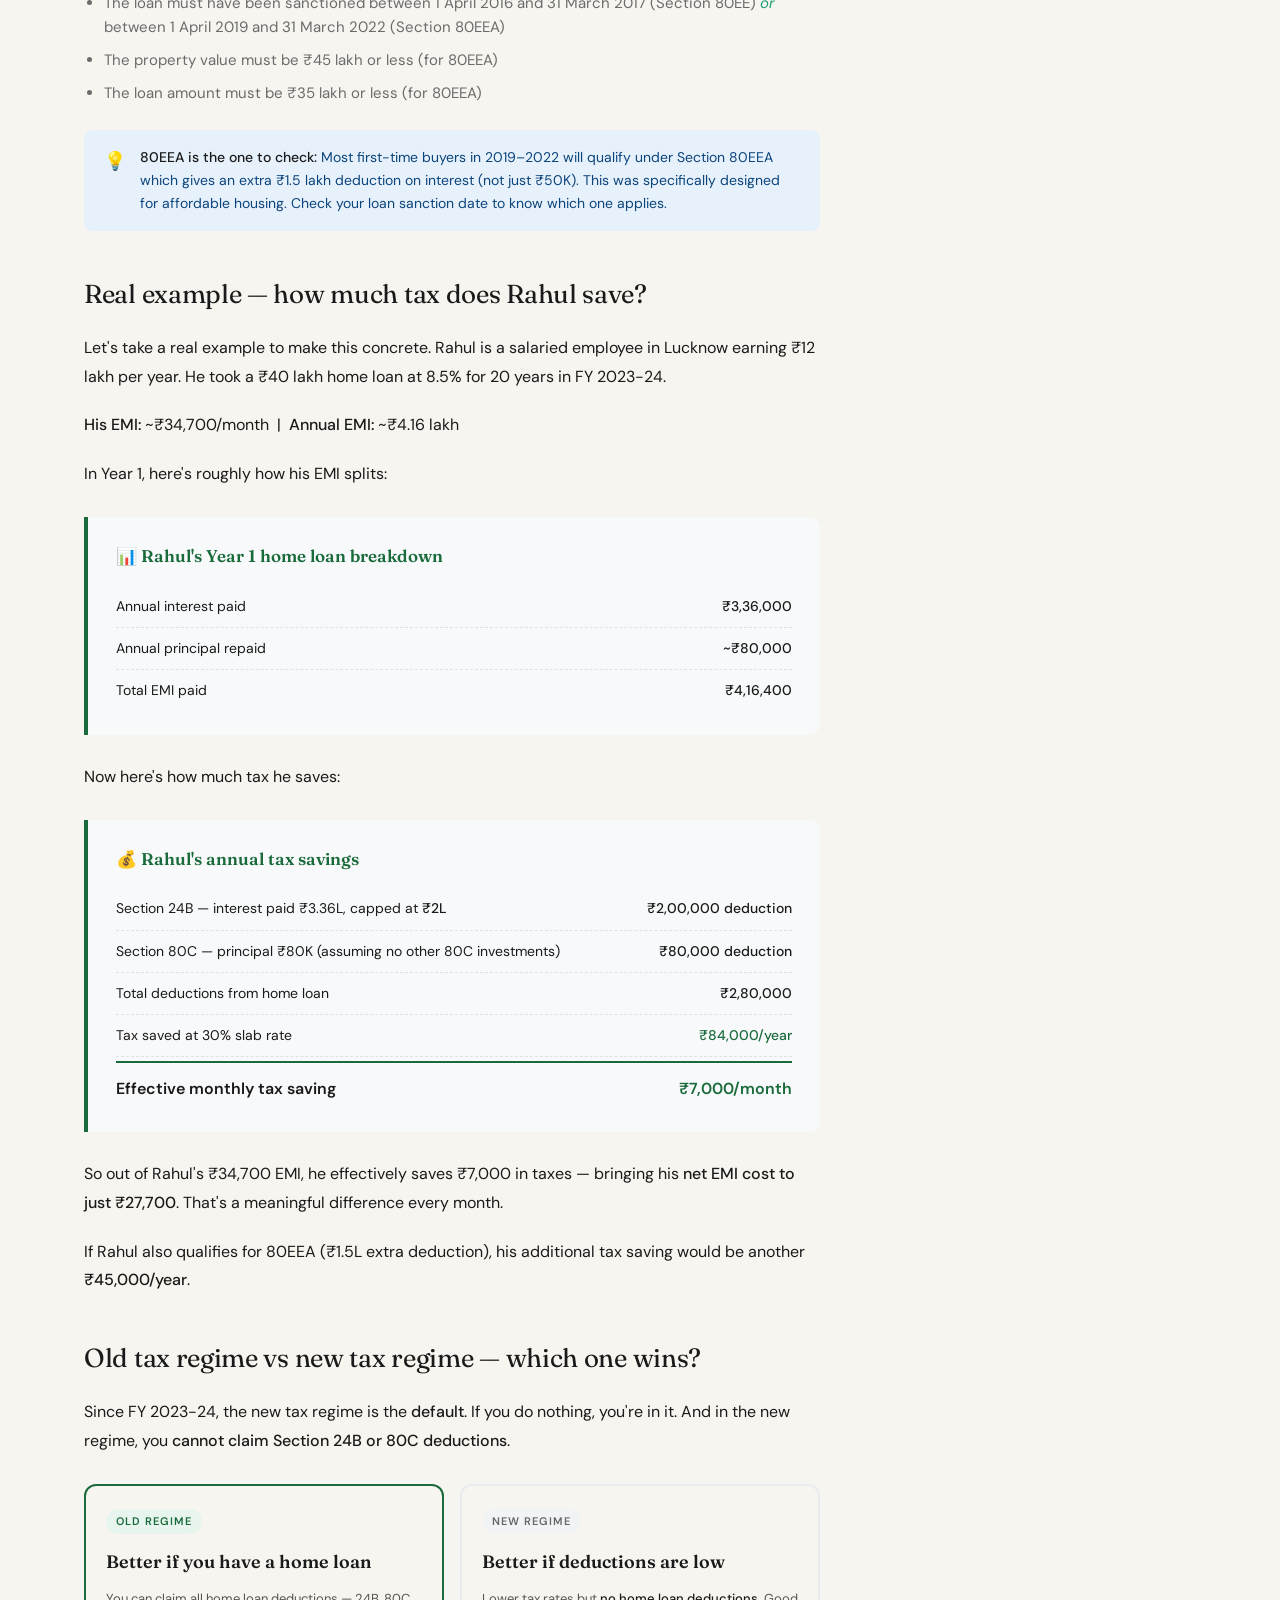
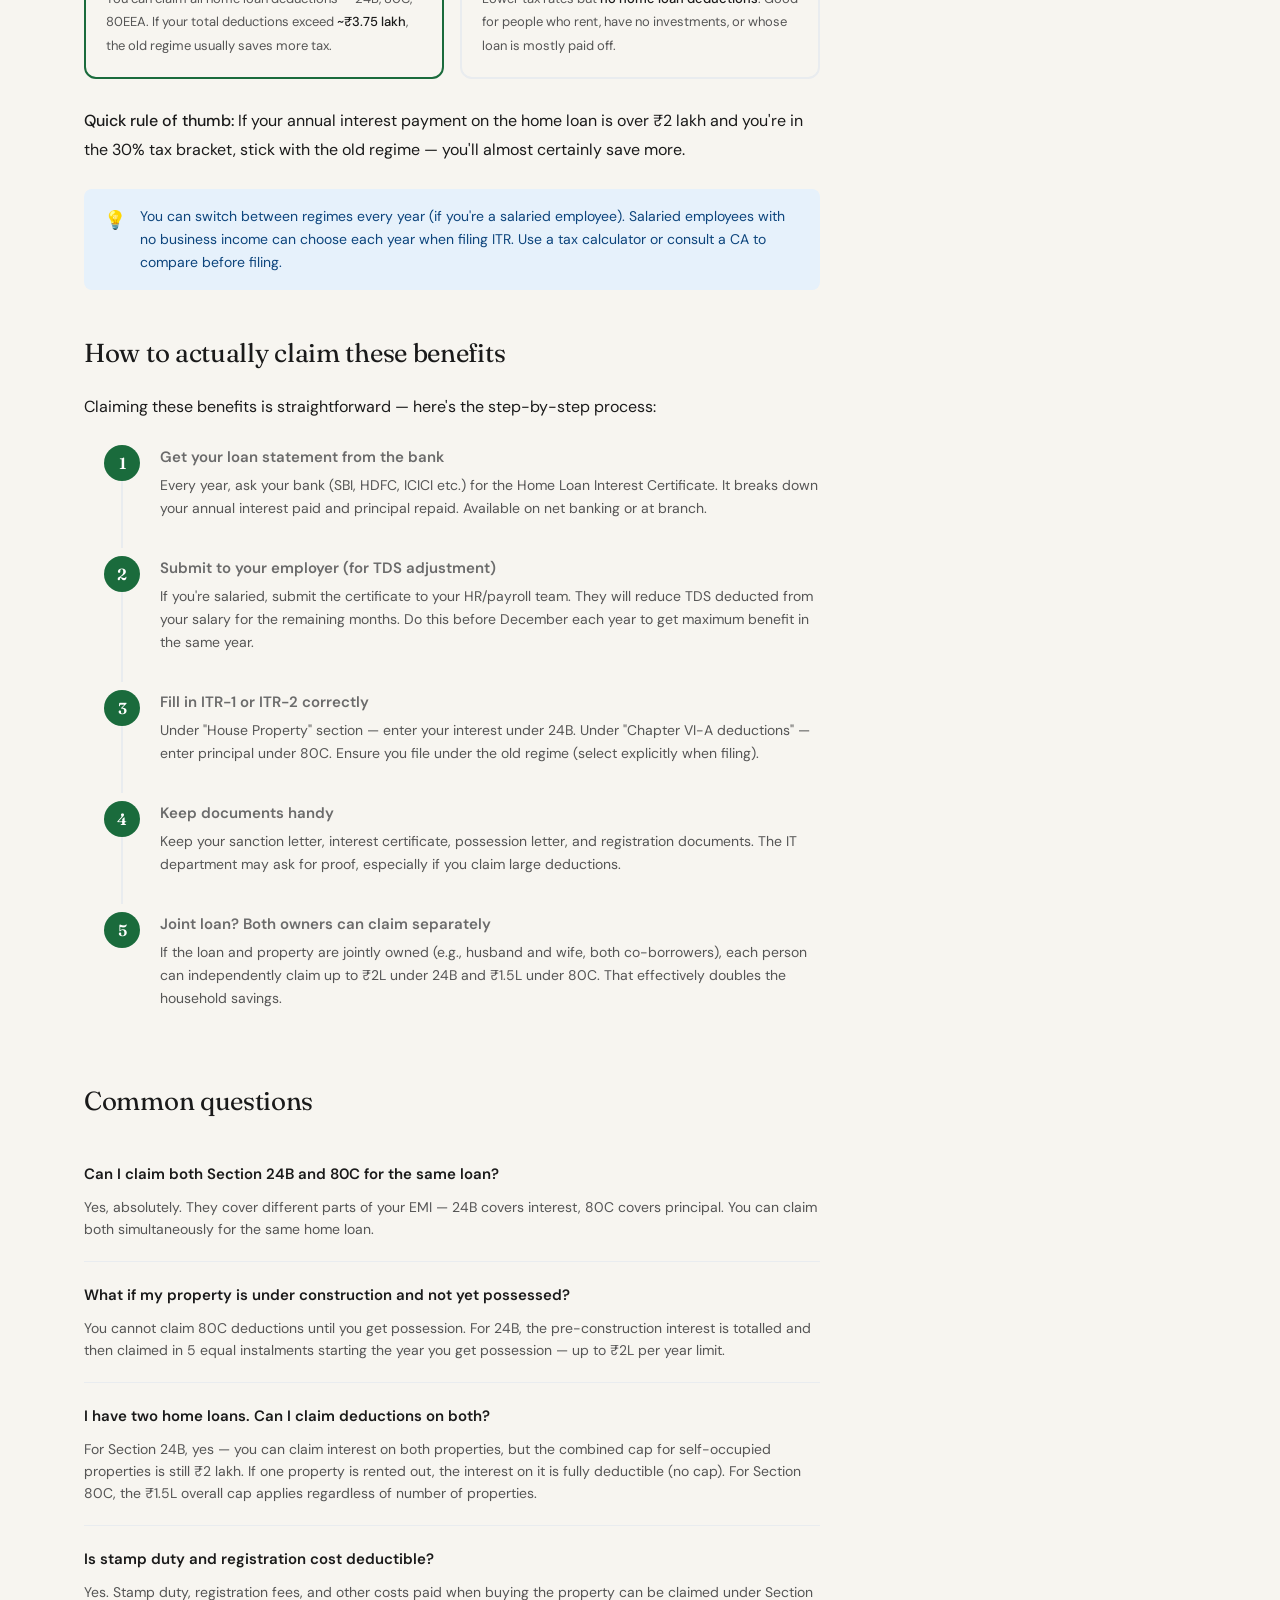
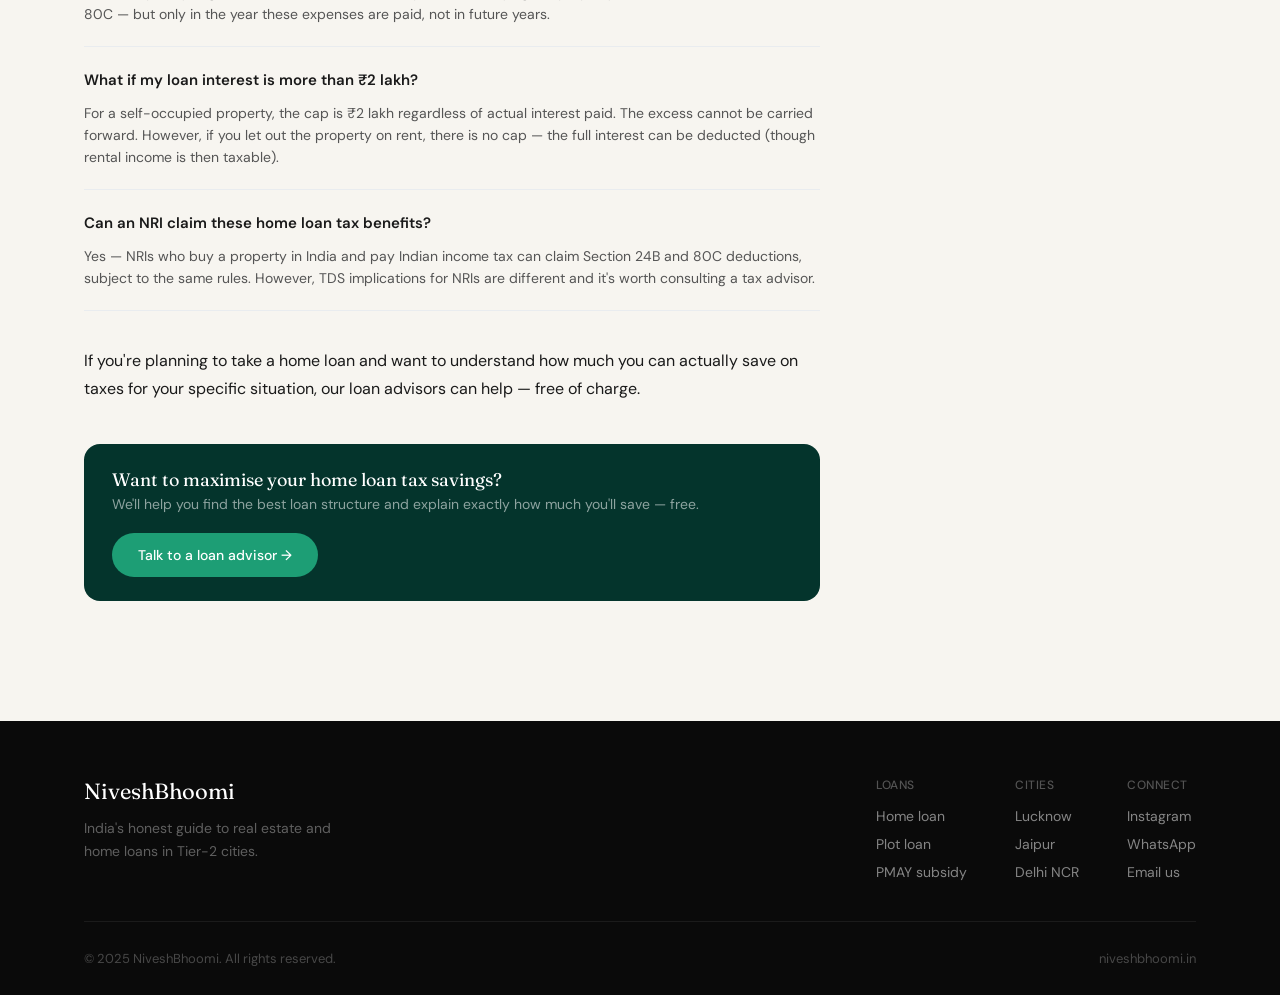
<file: blogs/home-loan-tax-guide.html>
<!DOCTYPE html>
<html lang="en">

<head>
    <meta charset="UTF-8">
    <meta name="viewport" content="width=device-width, initial-scale=1.0">
    <!-- ▼ SEO -->
    <meta name="description"
        content="How to save up to ₹3.5 lakh per year in taxes on your home loan. Section 80C and 24B explained simply with real numbers and examples for Indian homebuyers.">
    <meta property="og:title" content="Home Loan Tax Benefits — Section 80C & 24B Explained Simply | NiveshBhoomi">
    <meta property="og:description"
        content="Save up to ₹3.5 lakh per year in taxes on your home loan. A plain-language guide to Section 80C, 24B, and 80EE with real examples.">
    <title>Home Loan Tax Benefits — Section 80C & 24B Explained | NiveshBhoomi</title>
    <!-- ▲ SEO -->
    <link rel="preconnect" href="https://fonts.googleapis.com">
    <link rel="preconnect" href="https://fonts.gstatic.com" crossorigin>
    <link
        href="https://fonts.googleapis.com/css2?family=Fraunces:ital,wght@0,300;0,400;0,600;1,300&family=DM+Sans:wght@300;400;500&display=swap"
        rel="stylesheet">
    <link rel="stylesheet" href="../css/style.css">
    <link rel="stylesheet" href="../css/blog.css">

    <style>
        /* ── Page-level overrides / extras ── */
        :root {
            --accent: #1a6b3c;
            --accent-light: #e8f5ee;
            --accent-mid: #2d9b5a;
            --warn: #b45309;
            --warn-bg: #fffbeb;
            --info: #1e40af;
            --info-bg: #eff6ff;
        }

        /* Tax breakdown hero card */
        .tax-hero {
            background: linear-gradient(135deg, #0f4c28 0%, #1a6b3c 60%, #2d9b5a 100%);
            border-radius: 16px;
            padding: 36px 32px;
            color: #fff;
            margin: 32px 0;
            position: relative;
            overflow: hidden;
        }

        .tax-hero::before {
            content: '₹';
            position: absolute;
            right: -10px;
            top: -20px;
            font-size: 180px;
            font-family: 'Fraunces', serif;
            color: rgba(255, 255, 255, 0.06);
            line-height: 1;
            pointer-events: none;
        }

        .tax-hero-label {
            font-size: 12px;
            letter-spacing: 2px;
            text-transform: uppercase;
            opacity: 0.7;
            margin-bottom: 8px;
        }

        .tax-hero-amount {
            font-family: 'Fraunces', serif;
            font-size: 52px;
            font-weight: 600;
            line-height: 1;
            margin-bottom: 6px;
        }

        .tax-hero-sub {
            opacity: 0.85;
            font-size: 15px;
        }

        .tax-hero-row {
            display: flex;
            gap: 24px;
            margin-top: 28px;
            flex-wrap: wrap;
        }

        .tax-hero-item {
            background: rgba(255, 255, 255, 0.12);
            border-radius: 10px;
            padding: 14px 18px;
            flex: 1;
            min-width: 130px;
        }

        .thi-section {
            font-size: 11px;
            letter-spacing: 1.5px;
            text-transform: uppercase;
            opacity: 0.7;
            margin-bottom: 4px;
        }

        .thi-amount {
            font-family: 'Fraunces', serif;
            font-size: 26px;
            font-weight: 600;
        }

        .thi-label {
            font-size: 12px;
            opacity: 0.75;
            margin-top: 2px;
        }

        /* Section pill headers */
        .section-pill {
            display: inline-block;
            background: var(--accent);
            color: #fff;
            font-size: 11px;
            font-weight: 500;
            letter-spacing: 1.5px;
            text-transform: uppercase;
            padding: 4px 12px;
            border-radius: 20px;
            margin-bottom: 10px;
        }

        /* Example box */
        .example-box {
            background: #f8f9fa;
            border-left: 4px solid var(--accent);
            border-radius: 0 12px 12px 0;
            padding: 24px 28px;
            margin: 28px 0;
        }

        .example-box .ex-title {
            font-family: 'Fraunces', serif;
            font-size: 17px;
            font-weight: 600;
            color: var(--accent);
            margin-bottom: 14px;
        }

        .example-box .ex-row {
            display: flex;
            justify-content: space-between;
            padding: 8px 0;
            border-bottom: 1px dashed #dee2e6;
            font-size: 14px;
            gap: 16px;
        }

        .example-box .ex-row:last-child {
            border-bottom: none;
        }

        .example-box .ex-row .ex-val {
            font-weight: 500;
            color: #1a1a1a;
        }

        .example-box .ex-total {
            display: flex;
            justify-content: space-between;
            padding: 12px 0 4px;
            font-weight: 600;
            font-size: 16px;
            border-top: 2px solid var(--accent);
            margin-top: 4px;
        }

        .example-box .ex-total .ex-val {
            color: var(--accent);
        }

        /* Step-by-step list */
        .steps-list {
            counter-reset: steps;
            list-style: none;
            padding: 0;
            margin: 24px 0;
        }

        .steps-list li {
            counter-increment: steps;
            position: relative;
            padding: 0 0 28px 56px;
        }

        .steps-list li::before {
            content: counter(steps);
            position: absolute;
            left: 0;
            top: 0;
            width: 36px;
            height: 36px;
            background: var(--accent);
            color: #fff;
            border-radius: 50%;
            display: flex;
            align-items: center;
            justify-content: center;
            font-family: 'Fraunces', serif;
            font-size: 16px;
            font-weight: 600;
            flex-shrink: 0;
        }

        .steps-list li::after {
            content: '';
            position: absolute;
            left: 17px;
            top: 36px;
            bottom: 0;
            width: 2px;
            background: #e9ecef;
        }

        .steps-list li:last-child::after {
            display: none;
        }

        .steps-list li .step-head {
            font-weight: 600;
            margin-bottom: 4px;
            font-size: 15px;
        }

        .steps-list li p {
            color: #555;
            font-size: 14px;
            margin: 0;
        }

        /* Comparison strip */
        .regime-compare {
            display: grid;
            grid-template-columns: 1fr 1fr;
            gap: 16px;
            margin: 28px 0;
        }

        .regime-card {
            border: 2px solid #e9ecef;
            border-radius: 12px;
            padding: 20px;
        }

        .regime-card.old-regime {
            border-color: var(--accent);
        }

        .regime-card .rc-badge {
            font-size: 11px;
            font-weight: 600;
            letter-spacing: 1px;
            text-transform: uppercase;
            padding: 3px 10px;
            border-radius: 20px;
            display: inline-block;
            margin-bottom: 12px;
        }

        .old-regime .rc-badge {
            background: var(--accent-light);
            color: var(--accent);
        }

        .new-regime .rc-badge {
            background: #f1f3f5;
            color: #666;
        }

        .regime-card .rc-title {
            font-family: 'Fraunces', serif;
            font-size: 18px;
            font-weight: 600;
            margin-bottom: 8px;
        }

        .regime-card .rc-verdict {
            font-size: 13px;
            color: #555;
        }

        .regime-card .rc-verdict strong {
            color: #1a1a1a;
        }

        /* FAQ */
        .faq-item {
            border-bottom: 1px solid #e9ecef;
            padding: 20px 0;
        }

        .faq-q {
            font-weight: 600;
            margin-bottom: 8px;
            font-size: 15px;
            cursor: pointer;
            display: flex;
            justify-content: space-between;
            align-items: flex-start;
            gap: 12px;
        }

        .faq-a {
            font-size: 14px;
            color: #555;
            line-height: 1.6;
        }

        @media (max-width: 600px) {
            .tax-hero-amount {
                font-size: 38px;
            }

            .regime-compare {
                grid-template-columns: 1fr;
            }

            .tax-hero-row {
                gap: 12px;
            }
        }
    </style>
</head>

<body>

    <!-- NAV -->
    <nav class="nav" id="navbar">
        <div class="nav-inner">
            <a href="../index.html" class="logo"><span class="logo-n">N</span>ivesh<span
                    class="logo-accent">Bhoomi</span></a>
            <div class="nav-links">
                <a href="../index.html#blogs">Insights</a>
                <a href="../index.html#cities">Cities</a>
                <a href="../home-loan.html">Home Loans</a>
                <a href="../index.html#about">About</a>
            </div>
            <a href="../home-loan.html#apply" class="nav-cta">Get Loan Help</a>
            <button class="hamburger" id="hamburger" aria-label="Menu">
                <span></span><span></span><span></span>
            </button>
        </div>
        <div class="mobile-menu" id="mobileMenu">
            <a href="../index.html">Home</a>
            <a href="../index.html#blogs">Insights</a>
            <a href="../home-loan.html">Home Loans</a>
            <a href="../home-loan.html#apply" class="mobile-cta">Get Loan Help</a>
        </div>
    </nav>

    <!-- BLOG HEADER -->
    <div class="blog-header">
        <div class="container">
            <div class="breadcrumb">
                <a href="../index.html">Home</a> / <a href="../index.html#blogs">Insights</a> / <span>Home Loan Tax
                    Benefits</span>
            </div>

            <div class="blog-meta-top">
                <span class="bm-cat">Home Loans</span>
                <span class="bm-city">All India</span>
                <span class="bm-read">9 min read</span>
                <span class="bm-date">Updated: June 2025</span>
            </div>

            <h1 class="blog-title">Home loan tax benefits — Section 80C &amp; 24B explained simply</h1>

            <p class="blog-subtitle">How to save up to ₹3.5 lakh per year in taxes on your home loan. A simple guide
                with real examples and numbers.</p>

            <div class="blog-author">
                <div class="author-avatar">NB</div>
                <div>
                    <div class="author-name">NiveshBhoomi Team</div>
                    <div class="author-label">Real estate &amp; loan experts</div>
                </div>
                <div class="share-btns">
                    <a href="#" onclick="shareWhatsApp()" class="share-btn share-wa">Share on WhatsApp</a>
                    <a href="#" onclick="copyLink()" class="share-btn share-copy" id="copyBtn">Copy link</a>
                </div>
            </div>
        </div>
    </div>

    <!-- BLOG BODY -->
    <div class="blog-body">
        <div class="blog-container">

            <!-- TABLE OF CONTENTS -->
            <div class="toc">
                <div class="toc-title">In this guide</div>
                <ol class="toc-list">
                    <li><a href="#overview">How much can you actually save?</a></li>
                    <li><a href="#section-24b">Section 24B — interest deduction</a></li>
                    <li><a href="#section-80c">Section 80C — principal deduction</a></li>
                    <li><a href="#section-80ee">Section 80EE — first-time buyer bonus</a></li>
                    <li><a href="#real-example">Real example with numbers</a></li>
                    <li><a href="#old-vs-new">Old regime vs new regime</a></li>
                    <li><a href="#how-to-claim">How to claim these benefits</a></li>
                    <li><a href="#faq">Common questions</a></li>
                </ol>
            </div>

            <!-- MAIN CONTENT -->
            <div class="blog-content">

                <p class="lead-para">Most people know a home loan comes with tax benefits — but very few actually know
                    how much they can save, or how to claim it correctly. If you're in the 30% tax bracket, a home loan
                    can genuinely put <strong>₹1 lakh+ back in your pocket every year</strong>. Here's exactly how.</p>

                <!-- Tax Hero Card -->
                <div id="overview" class="tax-hero">
                    <div class="tax-hero-label">Maximum annual tax saving on a home loan</div>
                    <div class="tax-hero-amount">₹3.5 Lakh</div>
                    <div class="tax-hero-sub">Combined limit across all three sections (for old tax regime)</div>
                    <div class="tax-hero-row">
                        <div class="tax-hero-item">
                            <div class="thi-section">Section 24B</div>
                            <div class="thi-amount">₹2L</div>
                            <div class="thi-label">on interest paid</div>
                        </div>
                        <div class="tax-hero-item">
                            <div class="thi-section">Section 80C</div>
                            <div class="thi-amount">₹1.5L</div>
                            <div class="thi-label">on principal repaid</div>
                        </div>
                        <div class="tax-hero-item">
                            <div class="thi-section">Section 80EE</div>
                            <div class="thi-amount">₹50K</div>
                            <div class="thi-label">first-time buyers only</div>
                        </div>
                    </div>
                </div>

                <div class="blog-callout callout-info">
                    <div class="callout-icon">💡</div>
                    <div><strong>Important first:</strong> These deductions only apply if you file under the <strong>old
                            tax regime</strong>. If you've opted for the new tax regime (default from FY 2023-24), you
                        cannot claim these. We'll explain how to choose at the end.</div>
                </div>

                <!-- SECTION 24B -->
                <h2 id="section-24b">Section 24B — deduction on home loan interest</h2>
                <span class="section-pill">Section 24B</span>

                <p>Section 24B allows you to deduct the <strong>interest you pay on your home loan</strong> from your
                    taxable income — up to ₹2 lakh per year.</p>

                <p>This is typically the biggest tax benefit for most homeowners, since in the early years of a loan,
                    most of your EMI goes towards interest.</p>

                <div class="blog-table-wrap">
                    <table class="blog-table">
                        <thead>
                            <tr>
                                <th>Situation</th>
                                <th>Max deduction</th>
                                <th>Condition</th>
                            </tr>
                        </thead>
                        <tbody>
                            <tr>
                                <td>Self-occupied property</td>
                                <td>₹2,00,000/year</td>
                                <td>You live in the house</td>
                            </tr>
                            <tr>
                                <td>Let-out property (rented)</td>
                                <td>No upper limit</td>
                                <td>Full interest deductible, but rental income is taxed</td>
                            </tr>
                            <tr>
                                <td>Under-construction property</td>
                                <td>₹2,00,000/year</td>
                                <td>Construction must finish within 5 years of loan</td>
                            </tr>
                            <tr>
                                <td>Pre-construction interest</td>
                                <td>₹2,00,000/year</td>
                                <td>Claimed in 5 equal instalments after possession</td>
                            </tr>
                        </tbody>
                    </table>
                </div>

                <div class="blog-callout callout-warn">
                    <div class="callout-icon">⚠️</div>
                    <div><strong>5-year rule:</strong> If your house is under construction and possession is delayed
                        beyond 5 years from when the loan was taken, your interest deduction cap drops sharply to just
                        <strong>₹30,000</strong>. Always check possession dates before buying under-construction
                        property.</div>
                </div>

                <!-- SECTION 80C -->
                <h2 id="section-80c">Section 80C — deduction on principal repayment</h2>
                <span class="section-pill">Section 80C</span>

                <p>Every EMI has two parts: interest and principal. Section 80C lets you claim a deduction on the
                    <strong>principal portion</strong> — up to ₹1.5 lakh per year.</p>

                <p>But here's the catch — this ₹1.5 lakh limit is <em>shared</em> with all other Section 80C investments
                    like PPF, ELSS, NSC, and insurance premiums. So if you've already invested ₹1.5L in PPF and ELSS,
                    you won't get extra room for your home loan principal.</p>

                <div class="blog-table-wrap">
                    <table class="blog-table">
                        <thead>
                            <tr>
                                <th>What counts under Section 80C</th>
                                <th>Limit (shared)</th>
                            </tr>
                        </thead>
                        <tbody>
                            <tr>
                                <td>Home loan principal repayment</td>
                                <td rowspan="5" style="vertical-align:middle; font-weight:600; text-align:center;">
                                    ₹1,50,000 total</td>
                            </tr>
                            <tr>
                                <td>PPF contribution</td>
                            </tr>
                            <tr>
                                <td>ELSS mutual funds</td>
                            </tr>
                            <tr>
                                <td>Life insurance premium</td>
                            </tr>
                            <tr>
                                <td>NSC, 5-year FD, etc.</td>
                            </tr>
                        </tbody>
                    </table>
                </div>

                <p>Also note: stamp duty and registration charges paid when you buy the house are also eligible under
                    80C — but only in the year you pay them.</p>

                <div class="blog-callout callout-warn">
                    <div class="callout-icon">⚠️</div>
                    <div><strong>Lock-in condition:</strong> If you sell the property within 5 years of possession, the
                        deductions you claimed under 80C will be <strong>reversed and added back</strong> to your income
                        in the year of sale. Don't sell too soon.</div>
                </div>

                <!-- SECTION 80EE -->
                <h2 id="section-80ee">Section 80EE — first-time buyer bonus</h2>
                <span class="section-pill">Section 80EE</span>

                <p>If you are buying your <strong>first home ever</strong>, you get an additional ₹50,000 deduction on
                    interest — over and above the ₹2 lakh limit of Section 24B.</p>

                <p>To qualify for Section 80EE, all of these must be true:</p>

                <ul>
                    <li>You should not own any other residential property in your name on the date of loan sanction</li>
                    <li>The loan must have been sanctioned between 1 April 2016 and 31 March 2017 (Section 80EE)
                        <em>or</em> between 1 April 2019 and 31 March 2022 (Section 80EEA)</li>
                    <li>The property value must be ₹45 lakh or less (for 80EEA)</li>
                    <li>The loan amount must be ₹35 lakh or less (for 80EEA)</li>
                </ul>

                <div class="blog-callout callout-info">
                    <div class="callout-icon">💡</div>
                    <div><strong>80EEA is the one to check:</strong> Most first-time buyers in 2019–2022 will qualify
                        under Section 80EEA which gives an extra ₹1.5 lakh deduction on interest (not just ₹50K). This
                        was specifically designed for affordable housing. Check your loan sanction date to know which
                        one applies.</div>
                </div>

                <!-- REAL EXAMPLE -->
                <h2 id="real-example">Real example — how much tax does Rahul save?</h2>

                <p>Let's take a real example to make this concrete. Rahul is a salaried employee in Lucknow earning ₹12
                    lakh per year. He took a ₹40 lakh home loan at 8.5% for 20 years in FY 2023-24.</p>

                <p><strong>His EMI:</strong> ~₹34,700/month &nbsp;|&nbsp; <strong>Annual EMI:</strong> ~₹4.16 lakh</p>

                <p>In Year 1, here's roughly how his EMI splits:</p>

                <div class="example-box">
                    <div class="ex-title">📊 Rahul's Year 1 home loan breakdown</div>
                    <div class="ex-row"><span>Annual interest paid</span> <span class="ex-val">₹3,36,000</span></div>
                    <div class="ex-row"><span>Annual principal repaid</span> <span class="ex-val">~₹80,000</span></div>
                    <div class="ex-row"><span>Total EMI paid</span> <span class="ex-val">₹4,16,400</span></div>
                </div>

                <p>Now here's how much tax he saves:</p>

                <div class="example-box">
                    <div class="ex-title">💰 Rahul's annual tax savings</div>
                    <div class="ex-row">
                        <span>Section 24B — interest paid ₹3.36L, capped at <strong>₹2L</strong></span>
                        <span class="ex-val">₹2,00,000 deduction</span>
                    </div>
                    <div class="ex-row">
                        <span>Section 80C — principal ₹80K (assuming no other 80C investments)</span>
                        <span class="ex-val">₹80,000 deduction</span>
                    </div>
                    <div class="ex-row">
                        <span>Total deductions from home loan</span>
                        <span class="ex-val">₹2,80,000</span>
                    </div>
                    <div class="ex-row">
                        <span>Tax saved at 30% slab rate</span>
                        <span class="ex-val" style="color: #1a6b3c;">₹84,000/year</span>
                    </div>
                    <div class="ex-total">
                        <span>Effective monthly tax saving</span>
                        <span class="ex-val">₹7,000/month</span>
                    </div>
                </div>

                <p>So out of Rahul's ₹34,700 EMI, he effectively saves ₹7,000 in taxes — bringing his <strong>net EMI
                        cost to just ₹27,700</strong>. That's a meaningful difference every month.</p>

                <p>If Rahul also qualifies for 80EEA (₹1.5L extra deduction), his additional tax saving would be another
                    <strong>₹45,000/year</strong>.</p>

                <!-- OLD VS NEW REGIME -->
                <h2 id="old-vs-new">Old tax regime vs new tax regime — which one wins?</h2>

                <p>Since FY 2023-24, the new tax regime is the <strong>default</strong>. If you do nothing, you're in
                    it. And in the new regime, you <strong>cannot claim Section 24B or 80C deductions</strong>.</p>

                <div class="regime-compare">
                    <div class="regime-card old-regime">
                        <span class="rc-badge">Old Regime</span>
                        <div class="rc-title">Better if you have a home loan</div>
                        <div class="rc-verdict">
                            You can claim all home loan deductions — 24B, 80C, 80EEA. If your total deductions exceed
                            <strong>~₹3.75 lakh</strong>, the old regime usually saves more tax.
                        </div>
                    </div>
                    <div class="regime-card new-regime">
                        <span class="rc-badge">New Regime</span>
                        <div class="rc-title">Better if deductions are low</div>
                        <div class="rc-verdict">
                            Lower tax rates but <strong>no home loan deductions</strong>. Good for people who rent, have
                            no investments, or whose loan is mostly paid off.
                        </div>
                    </div>
                </div>

                <p><strong>Quick rule of thumb:</strong> If your annual interest payment on the home loan is over ₹2
                    lakh and you're in the 30% tax bracket, stick with the old regime — you'll almost certainly save
                    more.</p>

                <div class="blog-callout callout-info">
                    <div class="callout-icon">💡</div>
                    <div>You can switch between regimes every year (if you're a salaried employee). Salaried employees
                        with no business income can choose each year when filing ITR. Use a tax calculator or consult a
                        CA to compare before filing.</div>
                </div>

                <!-- HOW TO CLAIM -->
                <h2 id="how-to-claim">How to actually claim these benefits</h2>

                <p>Claiming these benefits is straightforward — here's the step-by-step process:</p>

                <ol class="steps-list">
                    <li>
                        <div class="step-head">Get your loan statement from the bank</div>
                        <p>Every year, ask your bank (SBI, HDFC, ICICI etc.) for the Home Loan Interest Certificate. It
                            breaks down your annual interest paid and principal repaid. Available on net banking or at
                            branch.</p>
                    </li>
                    <li>
                        <div class="step-head">Submit to your employer (for TDS adjustment)</div>
                        <p>If you're salaried, submit the certificate to your HR/payroll team. They will reduce TDS
                            deducted from your salary for the remaining months. Do this before December each year to get
                            maximum benefit in the same year.</p>
                    </li>
                    <li>
                        <div class="step-head">Fill in ITR-1 or ITR-2 correctly</div>
                        <p>Under "House Property" section — enter your interest under 24B. Under "Chapter VI-A
                            deductions" — enter principal under 80C. Ensure you file under the old regime (select
                            explicitly when filing).</p>
                    </li>
                    <li>
                        <div class="step-head">Keep documents handy</div>
                        <p>Keep your sanction letter, interest certificate, possession letter, and registration
                            documents. The IT department may ask for proof, especially if you claim large deductions.
                        </p>
                    </li>
                    <li>
                        <div class="step-head">Joint loan? Both owners can claim separately</div>
                        <p>If the loan and property are jointly owned (e.g., husband and wife, both co-borrowers), each
                            person can independently claim up to ₹2L under 24B and ₹1.5L under 80C. That effectively
                            doubles the household savings.</p>
                    </li>
                </ol>

                <!-- FAQ -->
                <h2 id="faq">Common questions</h2>

                <div class="faq-item">
                    <div class="faq-q">Can I claim both Section 24B and 80C for the same loan?</div>
                    <div class="faq-a">Yes, absolutely. They cover different parts of your EMI — 24B covers interest,
                        80C covers principal. You can claim both simultaneously for the same home loan.</div>
                </div>

                <div class="faq-item">
                    <div class="faq-q">What if my property is under construction and not yet possessed?</div>
                    <div class="faq-a">You cannot claim 80C deductions until you get possession. For 24B, the
                        pre-construction interest is totalled and then claimed in 5 equal instalments starting the year
                        you get possession — up to ₹2L per year limit.</div>
                </div>

                <div class="faq-item">
                    <div class="faq-q">I have two home loans. Can I claim deductions on both?</div>
                    <div class="faq-a">For Section 24B, yes — you can claim interest on both properties, but the
                        combined cap for self-occupied properties is still ₹2 lakh. If one property is rented out, the
                        interest on it is fully deductible (no cap). For Section 80C, the ₹1.5L overall cap applies
                        regardless of number of properties.</div>
                </div>

                <div class="faq-item">
                    <div class="faq-q">Is stamp duty and registration cost deductible?</div>
                    <div class="faq-a">Yes. Stamp duty, registration fees, and other costs paid when buying the property
                        can be claimed under Section 80C — but only in the year these expenses are paid, not in future
                        years.</div>
                </div>

                <div class="faq-item">
                    <div class="faq-q">What if my loan interest is more than ₹2 lakh?</div>
                    <div class="faq-a">For a self-occupied property, the cap is ₹2 lakh regardless of actual interest
                        paid. The excess cannot be carried forward. However, if you let out the property on rent, there
                        is no cap — the full interest can be deducted (though rental income is then taxable).</div>
                </div>

                <div class="faq-item">
                    <div class="faq-q">Can an NRI claim these home loan tax benefits?</div>
                    <div class="faq-a">Yes — NRIs who buy a property in India and pay Indian income tax can claim
                        Section 24B and 80C deductions, subject to the same rules. However, TDS implications for NRIs
                        are different and it's worth consulting a tax advisor.</div>
                </div>

                <p style="margin-top: 36px;">If you're planning to take a home loan and want to understand how much you
                    can actually save on taxes for your specific situation, our loan advisors can help — free of charge.
                </p>

            </div>
            <!-- ▲ END MAIN CONTENT ▲ -->

            <!-- INLINE LOAN CTA -->
            <div class="blog-loan-cta">
                <div class="blc-text">
                    <div class="blc-title">Want to maximise your home loan tax savings?</div>
                    <div class="blc-sub">We'll help you find the best loan structure and explain exactly how much you'll
                        save — free.</div>
                </div>
                <a href="../home-loan.html#apply" class="btn-primary">Talk to a loan advisor →</a>
            </div>

        </div>

        <!-- SIDEBAR -->
        <div class="blog-sidebar">

            <!-- Lead form in sidebar -->
            <div class="sidebar-form">
                <div class="sf-title">Planning to buy a home?</div>
                <p class="sf-desc">Tell us your city and budget — we'll help you find the right loan with maximum tax
                    benefits.</p>
                <form action="https://formsubmit.co/kumarprashant32742@gmail.com" method="POST">
                    <input type="hidden" name="_subject" value="📖 Blog Lead — NiveshBhoomi Tax Guide">
                    <input type="hidden" name="_next" value="https://niveshbhoomi.in/thank-you.html">
                    <input type="hidden" name="_captcha" value="false">
                    <input type="hidden" name="_template" value="table">
                    <input type="hidden" name="Form Type" value="Blog Sidebar — Tax Guide">
                    <input type="text" name="Full Name" placeholder="Your name" required>
                    <input type="tel" name="Phone Number" placeholder="Phone (WhatsApp)" required>
                    <select name="City">
                        <option>Lucknow</option>
                        <option>Jaipur</option>
                        <option>Delhi NCR</option>
                        <option>Other</option>
                    </select>
                    <select name="Budget">
                        <option>Under ₹20L</option>
                        <option>₹20L – ₹40L</option>
                        <option>₹40L – ₹70L</option>
                        <option>Above ₹70L</option>
                    </select>
                    <button type="submit" class="sidebar-btn">Send enquiry →</button>
                </form>
            </div>

            <!-- Related posts -->
            <div class="sidebar-related">
                <div class="sr-title">Related guides</div>
                <div class="related-posts">
                    <a href="plot-loan-vs-home-loan.html" class="related-item">
                        <div class="ri-cat">Plot Loans</div>
                        <div class="ri-title">Plot loan vs home loan — which is better in 2025?</div>
                    </a>
                    <a href="PMAY-2.0-eligibility-subsidy-apply.html" class="related-item">
                        <div class="ri-cat">Govt Scheme</div>
                        <div class="ri-title">PMAY 2.0 — eligibility, subsidy &amp; how to apply</div>
                    </a>
                    <a href="lucknow-plot-guide.html" class="related-item">
                        <div class="ri-cat">City Guide</div>
                        <div class="ri-title">Best areas for plots in Lucknow under ₹20L</div>
                    </a>
                </div>
            </div>

        </div>
    </div>

    <footer class="footer">
        <div class="container">
            <div class="footer-top">
                <div class="footer-brand">
                    <div class="footer-logo">NiveshBhoomi</div>
                    <p>India's honest guide to real estate and home loans in Tier-2 cities.</p>
                </div>
                <div class="footer-links">
                    <div class="fl-col">
                        <div class="fl-head">Loans</div>
                        <a href="../home-loan.html">Home loan</a>
                        <a href="../home-loan.html">Plot loan</a>
                        <a href="../home-loan.html">PMAY subsidy</a>
                    </div>
                    <div class="fl-col">
                        <div class="fl-head">Cities</div>
                        <a href="../index.html#cities">Lucknow</a>
                        <a href="../index.html#cities">Jaipur</a>
                        <a href="../index.html#cities">Delhi NCR</a>
                    </div>
                    <div class="fl-col">
                        <div class="fl-head">Connect</div>
                        <a href="https://instagram.com/niveshbhoomi" target="_blank">Instagram</a>
                        <a href="https://wa.me/918130521740" target="_blank">WhatsApp</a>
                        <a href="mailto:hello@niveshbhoomi.in">Email us</a>
                    </div>
                </div>
            </div>
            <div class="footer-bottom">
                <span>© 2025 NiveshBhoomi. All rights reserved.</span>
                <span>niveshbhoomi.in</span>
            </div>
        </div>
    </footer>

    <script src="../js/main.js"></script>
    <script>
        function shareWhatsApp() {
            const url = encodeURIComponent(window.location.href);
            const text = encodeURIComponent('How to save ₹3.5 lakh/year in taxes on your home loan — Section 80C & 24B explained: ');
            window.open('https://wa.me/?text=' + text + url, '_blank');
        }
        function copyLink() {
            navigator.clipboard.writeText(window.location.href);
            const btn = document.getElementById('copyBtn');
            btn.textContent = 'Copied!';
            setTimeout(() => btn.textContent = 'Copy link', 2000);
        }
    </script>
</body>

</html>
</file>
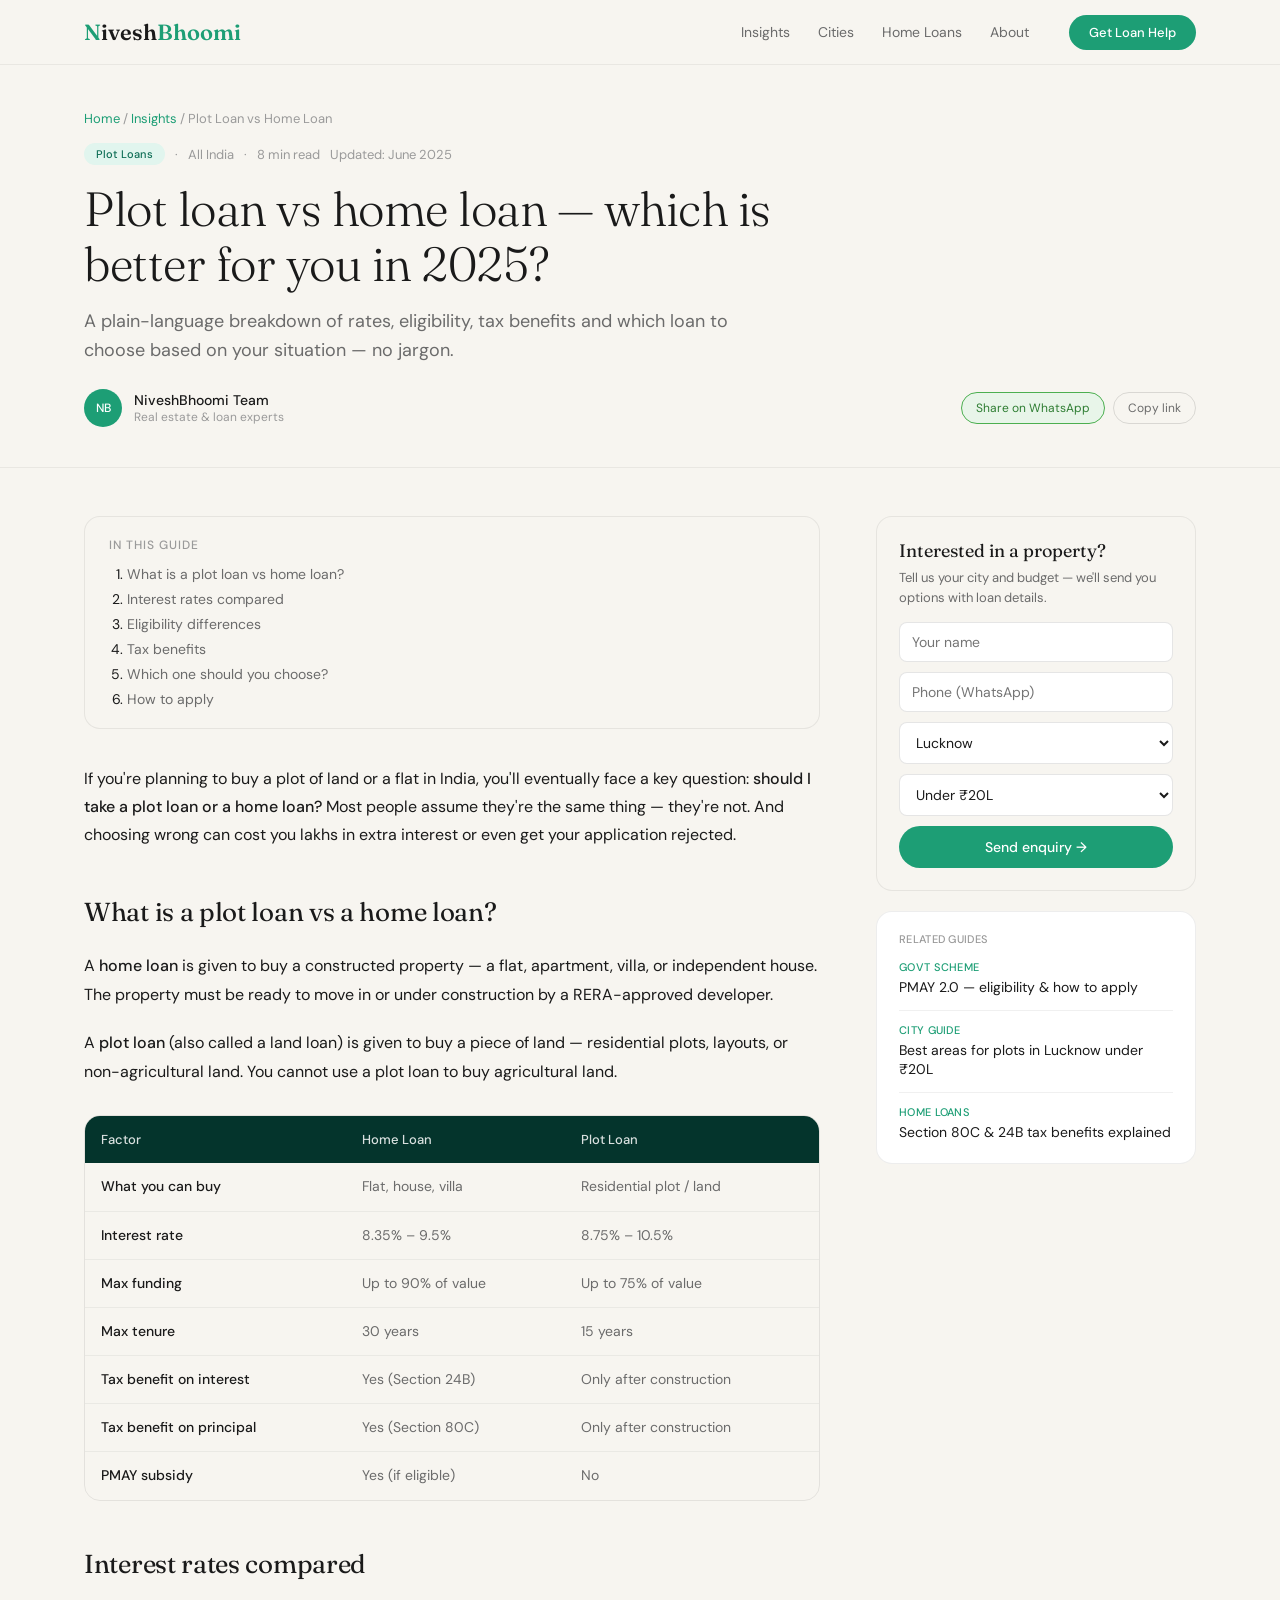
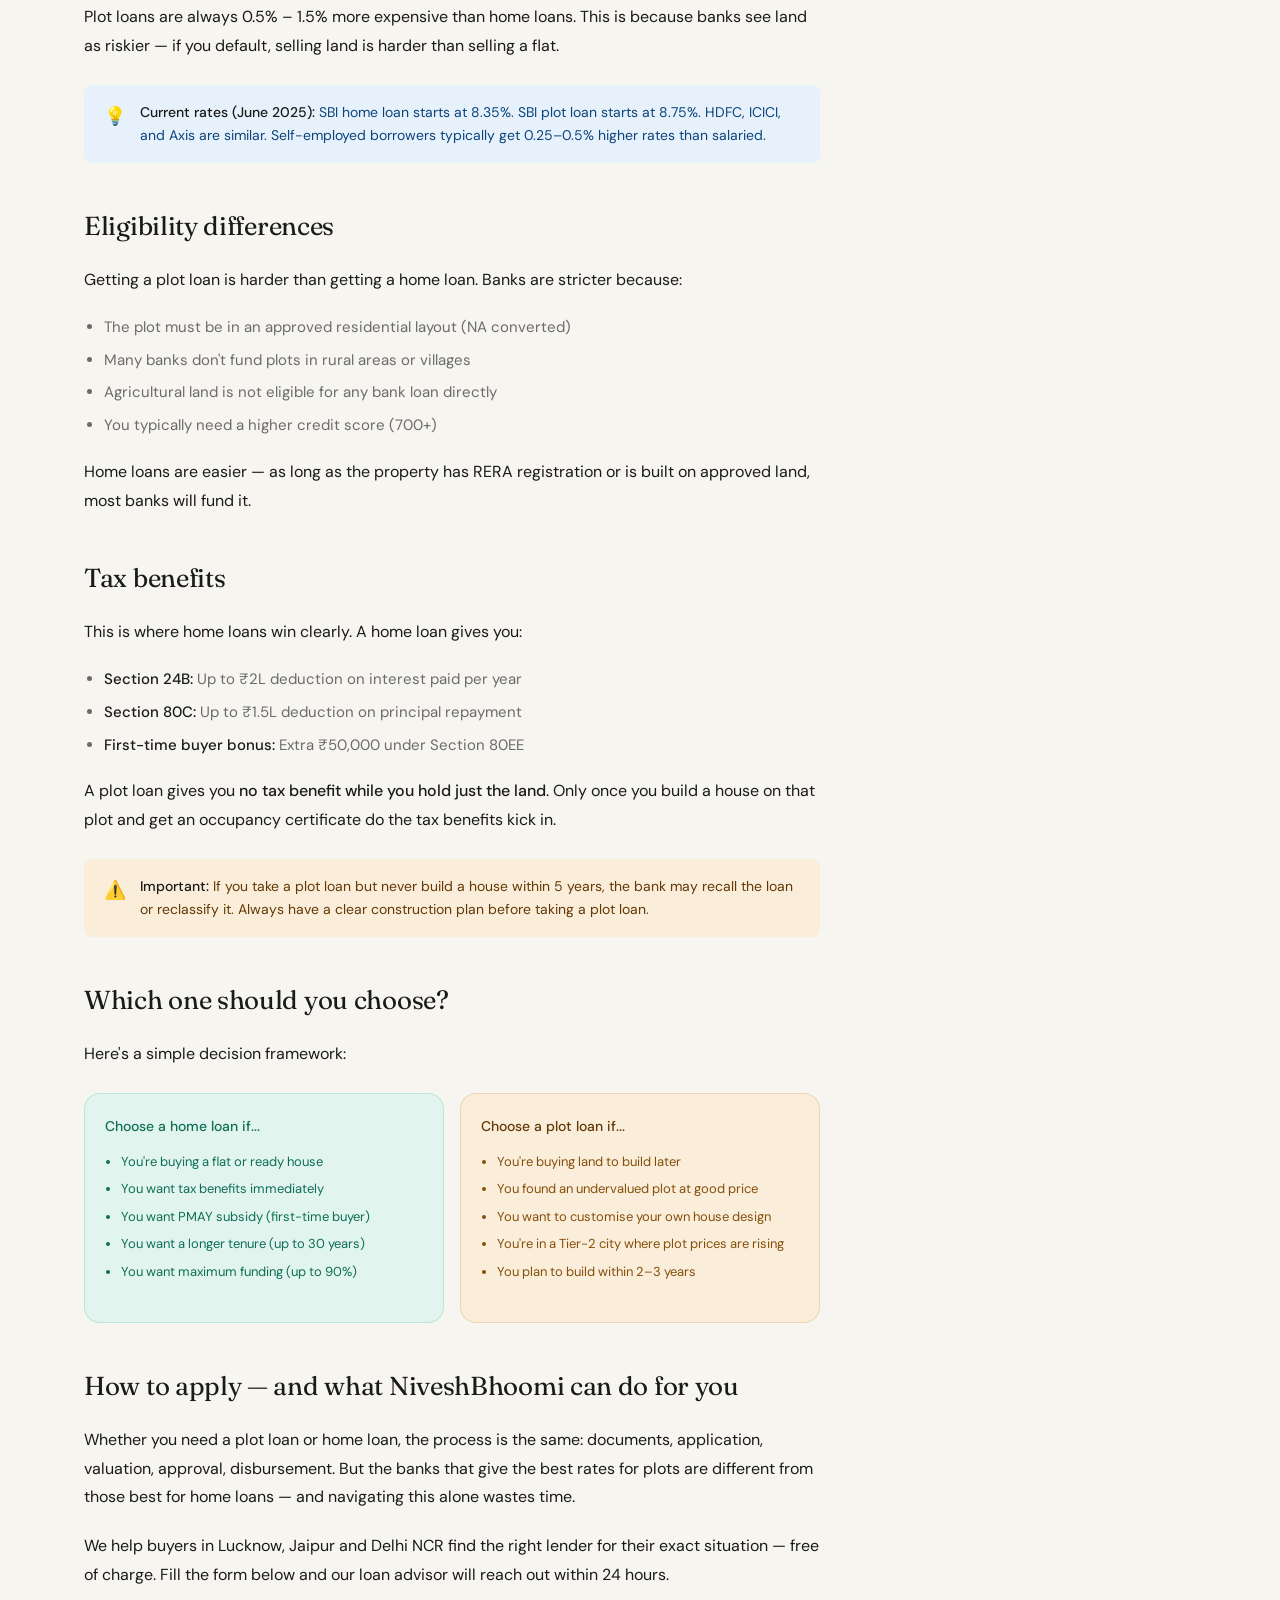
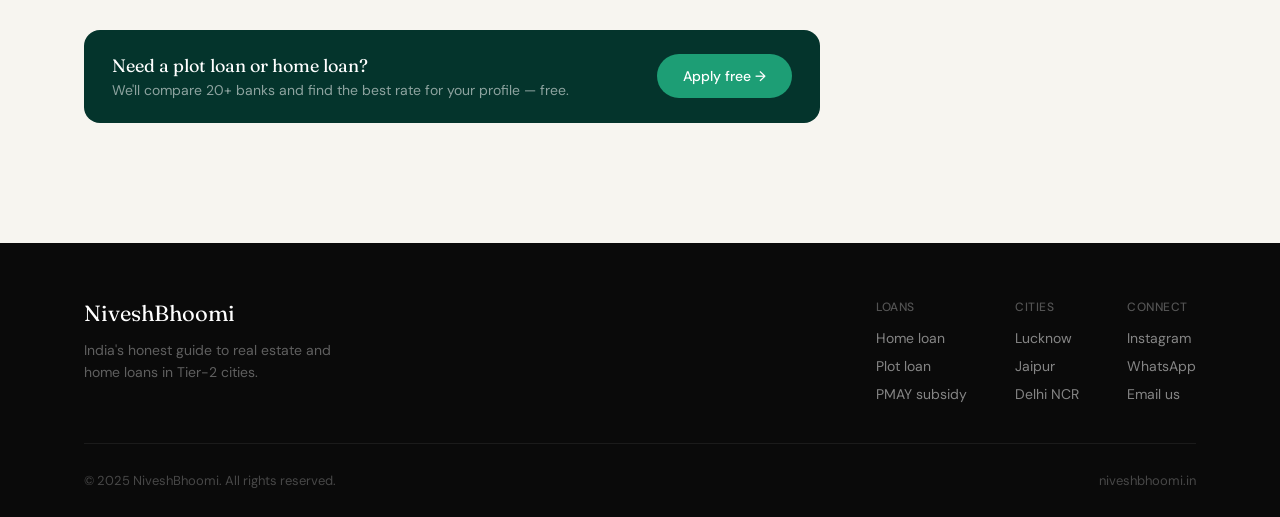
<file: blogs/plot-loan-vs-home-loan.html>
<!DOCTYPE html>
<html lang="en">

<head>
  <meta charset="UTF-8">
  <meta name="viewport" content="width=device-width, initial-scale=1.0">
  <!-- ▼ SEO: Change these 3 lines for every blog post -->
  <meta name="description"
    content="A complete guide to understanding the difference between plot loans and home loans in India — rates, eligibility, tax benefits and which one to choose.">
  <meta property="og:title" content="Plot Loan vs Home Loan — Which is Better for You in 2025?">
  <meta property="og:description"
    content="A plain-language breakdown for Indian buyers — rates, eligibility, tax benefits and which loan to choose based on your situation.">
  <title>Plot Loan vs Home Loan — Which is Better? | NiveshBhoomi</title>
  <!-- ▲ SEO: Change these for every blog post -->
  <link rel="preconnect" href="https://fonts.googleapis.com">
  <link rel="preconnect" href="https://fonts.gstatic.com" crossorigin>
  <link
    href="https://fonts.googleapis.com/css2?family=Fraunces:ital,wght@0,300;0,400;0,600;1,300&family=DM+Sans:wght@300;400;500&display=swap"
    rel="stylesheet">
  <link rel="stylesheet" href="../css/style.css">
  <link rel="stylesheet" href="../css/blog.css">
</head>

<body>

  <!-- NAV -->
  <nav class="nav" id="navbar">
    <div class="nav-inner">
      <a href="../index.html" class="logo"><span class="logo-n">N</span>ivesh<span class="logo-accent">Bhoomi</span></a>
      <div class="nav-links">
        <a href="../index.html#blogs">Insights</a>
        <a href="../index.html#cities">Cities</a>
        <a href="../home-loan.html">Home Loans</a>
        <a href="../index.html#about">About</a>
      </div>
      <a href="../home-loan.html#apply" class="nav-cta">Get Loan Help</a>
      <button class="hamburger" id="hamburger" aria-label="Menu">
        <span></span><span></span><span></span>
      </button>
    </div>
    <div class="mobile-menu" id="mobileMenu">
      <a href="../index.html">Home</a>
      <a href="../index.html#blogs">Insights</a>
      <a href="../home-loan.html">Home Loans</a>
      <a href="../home-loan.html#apply" class="mobile-cta">Get Loan Help</a>
    </div>
  </nav>

  <!-- BLOG HEADER -->
  <div class="blog-header">
    <div class="container">
      <div class="breadcrumb">
        <a href="../index.html">Home</a> / <a href="../index.html#blogs">Insights</a> / <span>Plot Loan vs Home
          Loan</span>
      </div>

      <!-- ▼ CHANGE: Category, city, read time -->
      <div class="blog-meta-top">
        <span class="bm-cat">Plot Loans</span>
        <span class="bm-city">All India</span>
        <span class="bm-read">8 min read</span>
        <span class="bm-date">Updated: June 2025</span>
      </div>

      <!-- ▼ CHANGE: Blog title -->
      <h1 class="blog-title">Plot loan vs home loan — which is better for you in 2025?</h1>

      <!-- ▼ CHANGE: Subtitle/intro -->
      <p class="blog-subtitle">A plain-language breakdown of rates, eligibility, tax benefits and which loan to choose
        based on your situation — no jargon.</p>

      <div class="blog-author">
        <div class="author-avatar">NB</div>
        <div>
          <div class="author-name">NiveshBhoomi Team</div>
          <div class="author-label">Real estate & loan experts</div>
        </div>
        <div class="share-btns">
          <a href="#" onclick="shareWhatsApp()" class="share-btn share-wa">Share on WhatsApp</a>
          <a href="#" onclick="copyLink()" class="share-btn share-copy" id="copyBtn">Copy link</a>
        </div>
      </div>
    </div>
  </div>

  <!-- BLOG BODY -->
  <div class="blog-body">
    <div class="blog-container">

      <!-- TABLE OF CONTENTS (optional, remove if short post) -->
      <div class="toc">
        <div class="toc-title">In this guide</div>
        <ol class="toc-list">
          <li><a href="#what-is">What is a plot loan vs home loan?</a></li>
          <li><a href="#rates">Interest rates compared</a></li>
          <li><a href="#eligibility">Eligibility differences</a></li>
          <li><a href="#tax">Tax benefits</a></li>
          <li><a href="#which">Which one should you choose?</a></li>
          <li><a href="#apply">How to apply</a></li>
        </ol>
      </div>

      <!-- ▼ MAIN CONTENT: Write your blog here ▼ -->
      <div class="blog-content">

        <p class="lead-para">If you're planning to buy a plot of land or a flat in India, you'll eventually face a key
          question: <strong>should I take a plot loan or a home loan?</strong> Most people assume they're the same thing
          — they're not. And choosing wrong can cost you lakhs in extra interest or even get your application rejected.
        </p>

        <h2 id="what-is">What is a plot loan vs a home loan?</h2>

        <p>A <strong>home loan</strong> is given to buy a constructed property — a flat, apartment, villa, or
          independent house. The property must be ready to move in or under construction by a RERA-approved developer.
        </p>

        <p>A <strong>plot loan</strong> (also called a land loan) is given to buy a piece of land — residential plots,
          layouts, or non-agricultural land. You cannot use a plot loan to buy agricultural land.</p>

        <!-- Comparison table -->
        <div class="blog-table-wrap">
          <table class="blog-table">
            <thead>
              <tr>
                <th>Factor</th>
                <th>Home Loan</th>
                <th>Plot Loan</th>
              </tr>
            </thead>
            <tbody>
              <tr>
                <td>What you can buy</td>
                <td>Flat, house, villa</td>
                <td>Residential plot / land</td>
              </tr>
              <tr>
                <td>Interest rate</td>
                <td>8.35% – 9.5%</td>
                <td>8.75% – 10.5%</td>
              </tr>
              <tr>
                <td>Max funding</td>
                <td>Up to 90% of value</td>
                <td>Up to 75% of value</td>
              </tr>
              <tr>
                <td>Max tenure</td>
                <td>30 years</td>
                <td>15 years</td>
              </tr>
              <tr>
                <td>Tax benefit on interest</td>
                <td>Yes (Section 24B)</td>
                <td>Only after construction</td>
              </tr>
              <tr>
                <td>Tax benefit on principal</td>
                <td>Yes (Section 80C)</td>
                <td>Only after construction</td>
              </tr>
              <tr>
                <td>PMAY subsidy</td>
                <td>Yes (if eligible)</td>
                <td>No</td>
              </tr>
            </tbody>
          </table>
        </div>

        <h2 id="rates">Interest rates compared</h2>

        <p>Plot loans are always 0.5% – 1.5% more expensive than home loans. This is because banks see land as riskier —
          if you default, selling land is harder than selling a flat.</p>

        <!-- Callout box -->
        <div class="blog-callout callout-info">
          <div class="callout-icon">💡</div>
          <div>
            <strong>Current rates (June 2025):</strong> SBI home loan starts at 8.35%. SBI plot loan starts at 8.75%.
            HDFC, ICICI, and Axis are similar. Self-employed borrowers typically get 0.25–0.5% higher rates than
            salaried.
          </div>
        </div>

        <h2 id="eligibility">Eligibility differences</h2>

        <p>Getting a plot loan is harder than getting a home loan. Banks are stricter because:</p>

        <ul>
          <li>The plot must be in an approved residential layout (NA converted)</li>
          <li>Many banks don't fund plots in rural areas or villages</li>
          <li>Agricultural land is not eligible for any bank loan directly</li>
          <li>You typically need a higher credit score (700+)</li>
        </ul>

        <p>Home loans are easier — as long as the property has RERA registration or is built on approved land, most
          banks will fund it.</p>

        <h2 id="tax">Tax benefits</h2>

        <p>This is where home loans win clearly. A home loan gives you:</p>
        <ul>
          <li><strong>Section 24B:</strong> Up to ₹2L deduction on interest paid per year</li>
          <li><strong>Section 80C:</strong> Up to ₹1.5L deduction on principal repayment</li>
          <li><strong>First-time buyer bonus:</strong> Extra ₹50,000 under Section 80EE</li>
        </ul>

        <p>A plot loan gives you <strong>no tax benefit while you hold just the land</strong>. Only once you build a
          house on that plot and get an occupancy certificate do the tax benefits kick in.</p>

        <!-- Warning callout -->
        <div class="blog-callout callout-warn">
          <div class="callout-icon">⚠️</div>
          <div>
            <strong>Important:</strong> If you take a plot loan but never build a house within 5 years, the bank may
            recall the loan or reclassify it. Always have a clear construction plan before taking a plot loan.
          </div>
        </div>

        <h2 id="which">Which one should you choose?</h2>

        <p>Here's a simple decision framework:</p>

        <div class="decision-grid">
          <div class="decision-card choose-home">
            <div class="dc-title">Choose a home loan if...</div>
            <ul>
              <li>You're buying a flat or ready house</li>
              <li>You want tax benefits immediately</li>
              <li>You want PMAY subsidy (first-time buyer)</li>
              <li>You want a longer tenure (up to 30 years)</li>
              <li>You want maximum funding (up to 90%)</li>
            </ul>
          </div>
          <div class="decision-card choose-plot">
            <div class="dc-title">Choose a plot loan if...</div>
            <ul>
              <li>You're buying land to build later</li>
              <li>You found an undervalued plot at good price</li>
              <li>You want to customise your own house design</li>
              <li>You're in a Tier-2 city where plot prices are rising</li>
              <li>You plan to build within 2–3 years</li>
            </ul>
          </div>
        </div>

        <h2 id="apply">How to apply — and what NiveshBhoomi can do for you</h2>

        <p>Whether you need a plot loan or home loan, the process is the same: documents, application, valuation,
          approval, disbursement. But the banks that give the best rates for plots are different from those best for
          home loans — and navigating this alone wastes time.</p>

        <p>We help buyers in Lucknow, Jaipur and Delhi NCR find the right lender for their exact situation — free of
          charge. Fill the form below and our loan advisor will reach out within 24 hours.</p>

      </div>
      <!-- ▲ END MAIN CONTENT ▲ -->

      <!-- INLINE LOAN CTA -->
      <div class="blog-loan-cta">
        <div class="blc-text">
          <div class="blc-title">Need a plot loan or home loan?</div>
          <div class="blc-sub">We'll compare 20+ banks and find the best rate for your profile — free.</div>
        </div>
        <a href="../home-loan.html#apply" class="btn-primary">Apply free →</a>
      </div>

    </div>

    <!-- SIDEBAR -->
    <div class="blog-sidebar">

      <!-- Lead form in sidebar -->
      <div class="sidebar-form">
        <div class="sf-title">Interested in a property?</div>
        <p class="sf-desc">Tell us your city and budget — we'll send you options with loan details.</p>
        <!-- ✅ Replace kumarprashant32742@gmail.com below -->
        <form action="https://formsubmit.co/kumarprashant32742@gmail.com" method="POST">
          <input type="hidden" name="_subject" value="📖 Blog Lead — NiveshBhoomi">
          <input type="hidden" name="_next" value="https://niveshbhoomi.in/thank-you.html">
          <input type="hidden" name="_captcha" value="false">
          <input type="hidden" name="_template" value="table">
          <input type="hidden" name="Form Type" value="Blog Sidebar Enquiry">
          <input type="text" name="Full Name" placeholder="Your name" required>
          <input type="tel" name="Phone Number" placeholder="Phone (WhatsApp)" required>
          <select name="City">
            <option>Lucknow</option>
            <option>Jaipur</option>
            <option>Delhi NCR</option>
          </select>
          <select name="Budget">
            <option>Under ₹20L</option>
            <option>₹20L – ₹40L</option>
            <option>₹40L – ₹70L</option>
            <option>Above ₹70L</option>
          </select>
          <button type="submit" class="sidebar-btn">Send enquiry →</button>
        </form>
      </div>

      <!-- Related posts -->
      <div class="sidebar-related">
        <div class="sr-title">Related guides</div>
        <div class="related-posts">
          <a href="PMAY-2.0-eligibility-subsidy-apply.html" class="related-item">
            <div class="ri-cat">Govt Scheme</div>
            <div class="ri-title">PMAY 2.0 — eligibility & how to apply</div>
          </a>
          <a href="lucknow-plot-guide.html" class="related-item">
            <div class="ri-cat">City Guide</div>
            <div class="ri-title">Best areas for plots in Lucknow under ₹20L</div>
          </a>
          <a href="home-loan-tax-guide.html" class="related-item">
            <div class="ri-cat">Home Loans</div>
            <div class="ri-title">Section 80C & 24B tax benefits explained</div>
          </a>
        </div>
      </div>

    </div>
  </div>

  <footer class="footer">
    <div class="container">
      <div class="footer-top">
        <div class="footer-brand">
          <div class="footer-logo">NiveshBhoomi</div>
          <p>India's honest guide to real estate and home loans in Tier-2 cities.</p>
        </div>
        <div class="footer-links">
          <div class="fl-col">
            <div class="fl-head">Loans</div>
            <a href="../home-loan.html">Home loan</a>
            <a href="../home-loan.html">Plot loan</a>
            <a href="../home-loan.html">PMAY subsidy</a>
          </div>
          <div class="fl-col">
            <div class="fl-head">Cities</div>
            <a href="../index.html#cities">Lucknow</a>
            <a href="../index.html#cities">Jaipur</a>
            <a href="../index.html#cities">Delhi NCR</a>
          </div>
          <div class="fl-col">
            <div class="fl-head">Connect</div>
            <a href="https://instagram.com/niveshbhoomi" target="_blank">Instagram</a>
            <a href="https://wa.me/918130521740" target="_blank">WhatsApp</a>
            <a href="mailto:hello@niveshbhoomi.in">Email us</a>
          </div>
        </div>
      </div>
      <div class="footer-bottom">
        <span>© 2025 NiveshBhoomi. All rights reserved.</span>
        <span>niveshbhoomi.in</span>
      </div>
    </div>
  </footer>

  <script src="../js/main.js"></script>
  <script>
    function shareWhatsApp() {
      const url = encodeURIComponent(window.location.href);
      const text = encodeURIComponent('Check this out: Plot loan vs Home loan guide by NiveshBhoomi — ');
      window.open('https://wa.me/?text=' + text + url, '_blank');
    }
    function copyLink() {
      navigator.clipboard.writeText(window.location.href);
      const btn = document.getElementById('copyBtn');
      btn.textContent = 'Copied!';
      setTimeout(() => btn.textContent = 'Copy link', 2000);
    }
    function handleSidebarSubmit(e) {
      e.preventDefault();
      const msg = `Hi! I read your blog on NiveshBhoomi.%0A%0AName: ${document.getElementById('sname').value}%0ACity: ${document.getElementById('scity').value}%0ABudget: ${document.getElementById('sbudget').value}`;
      document.getElementById('sfSuccess').style.display = 'block';
      e.target.querySelector('button').style.display = 'none';
      window.open('https://wa.me/918130521740?text=' + msg, '_blank');
    }
  </script>
</body>

</html>
</file>
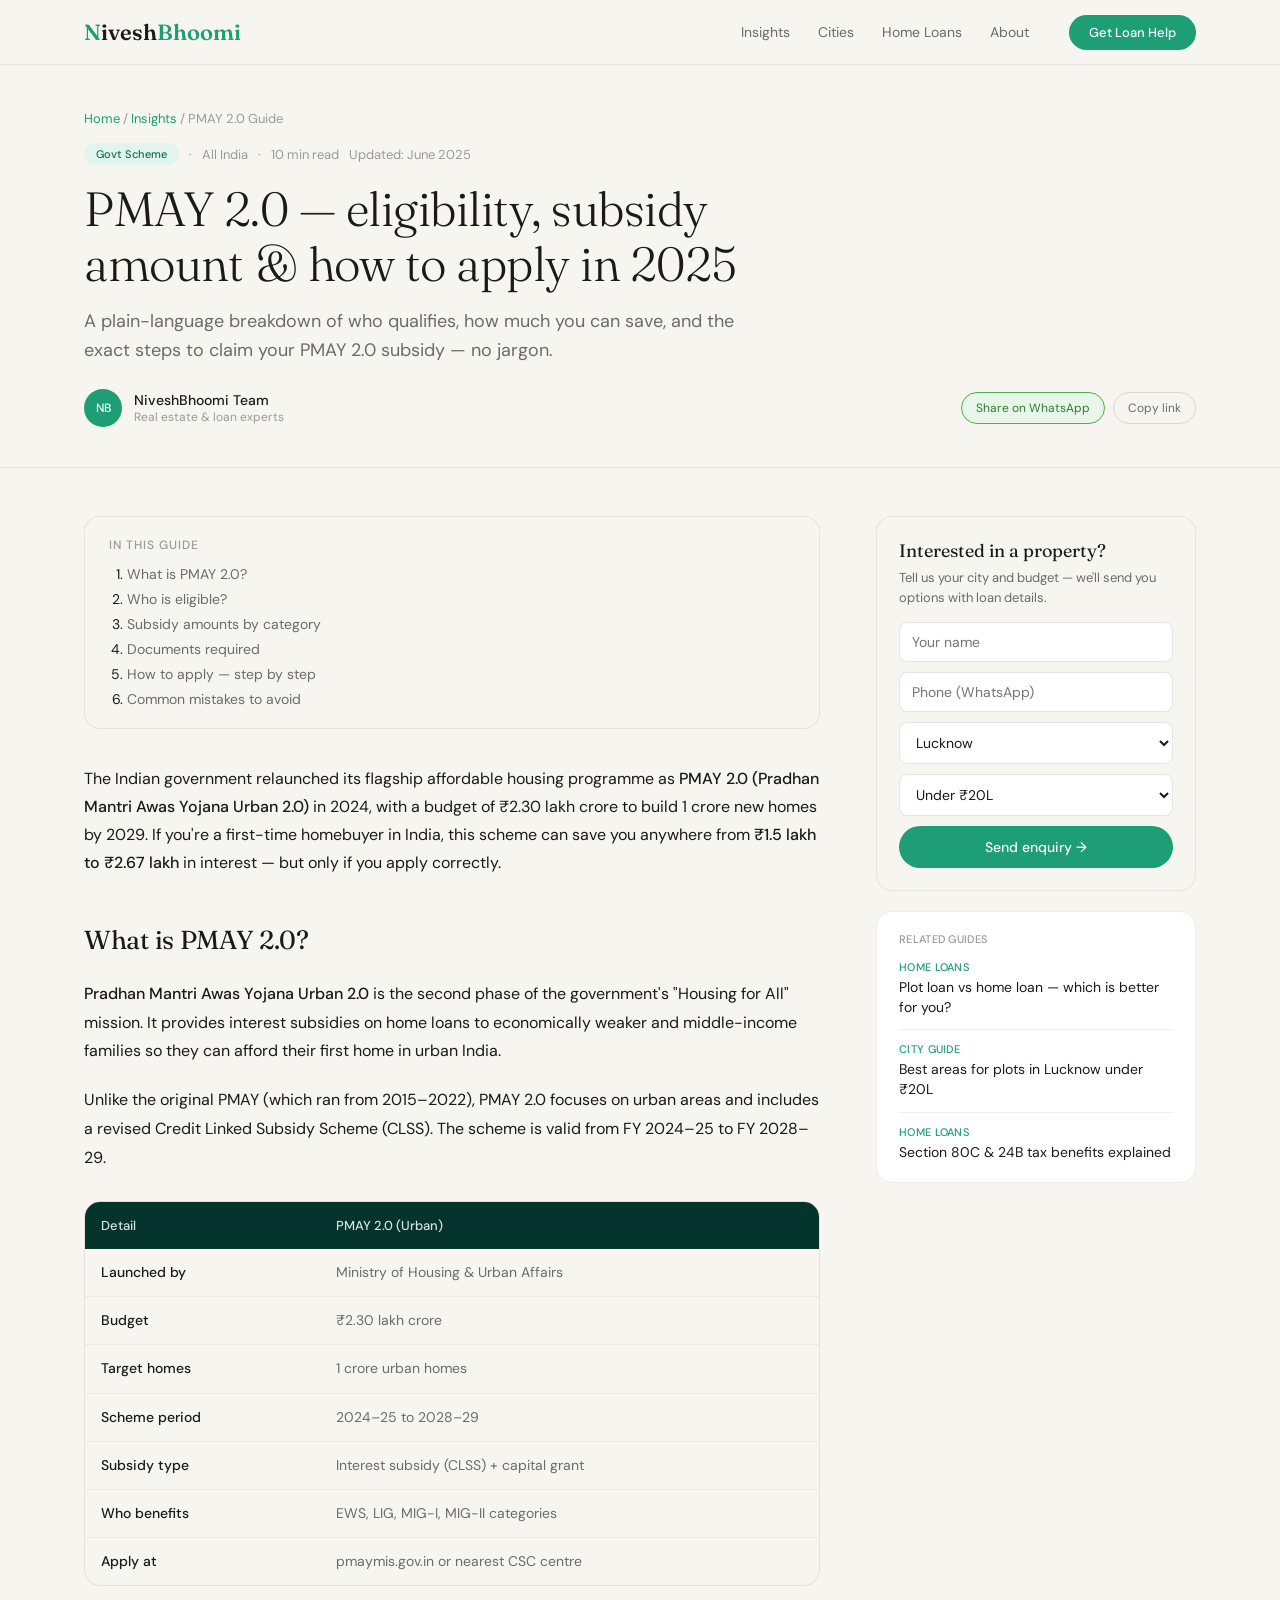
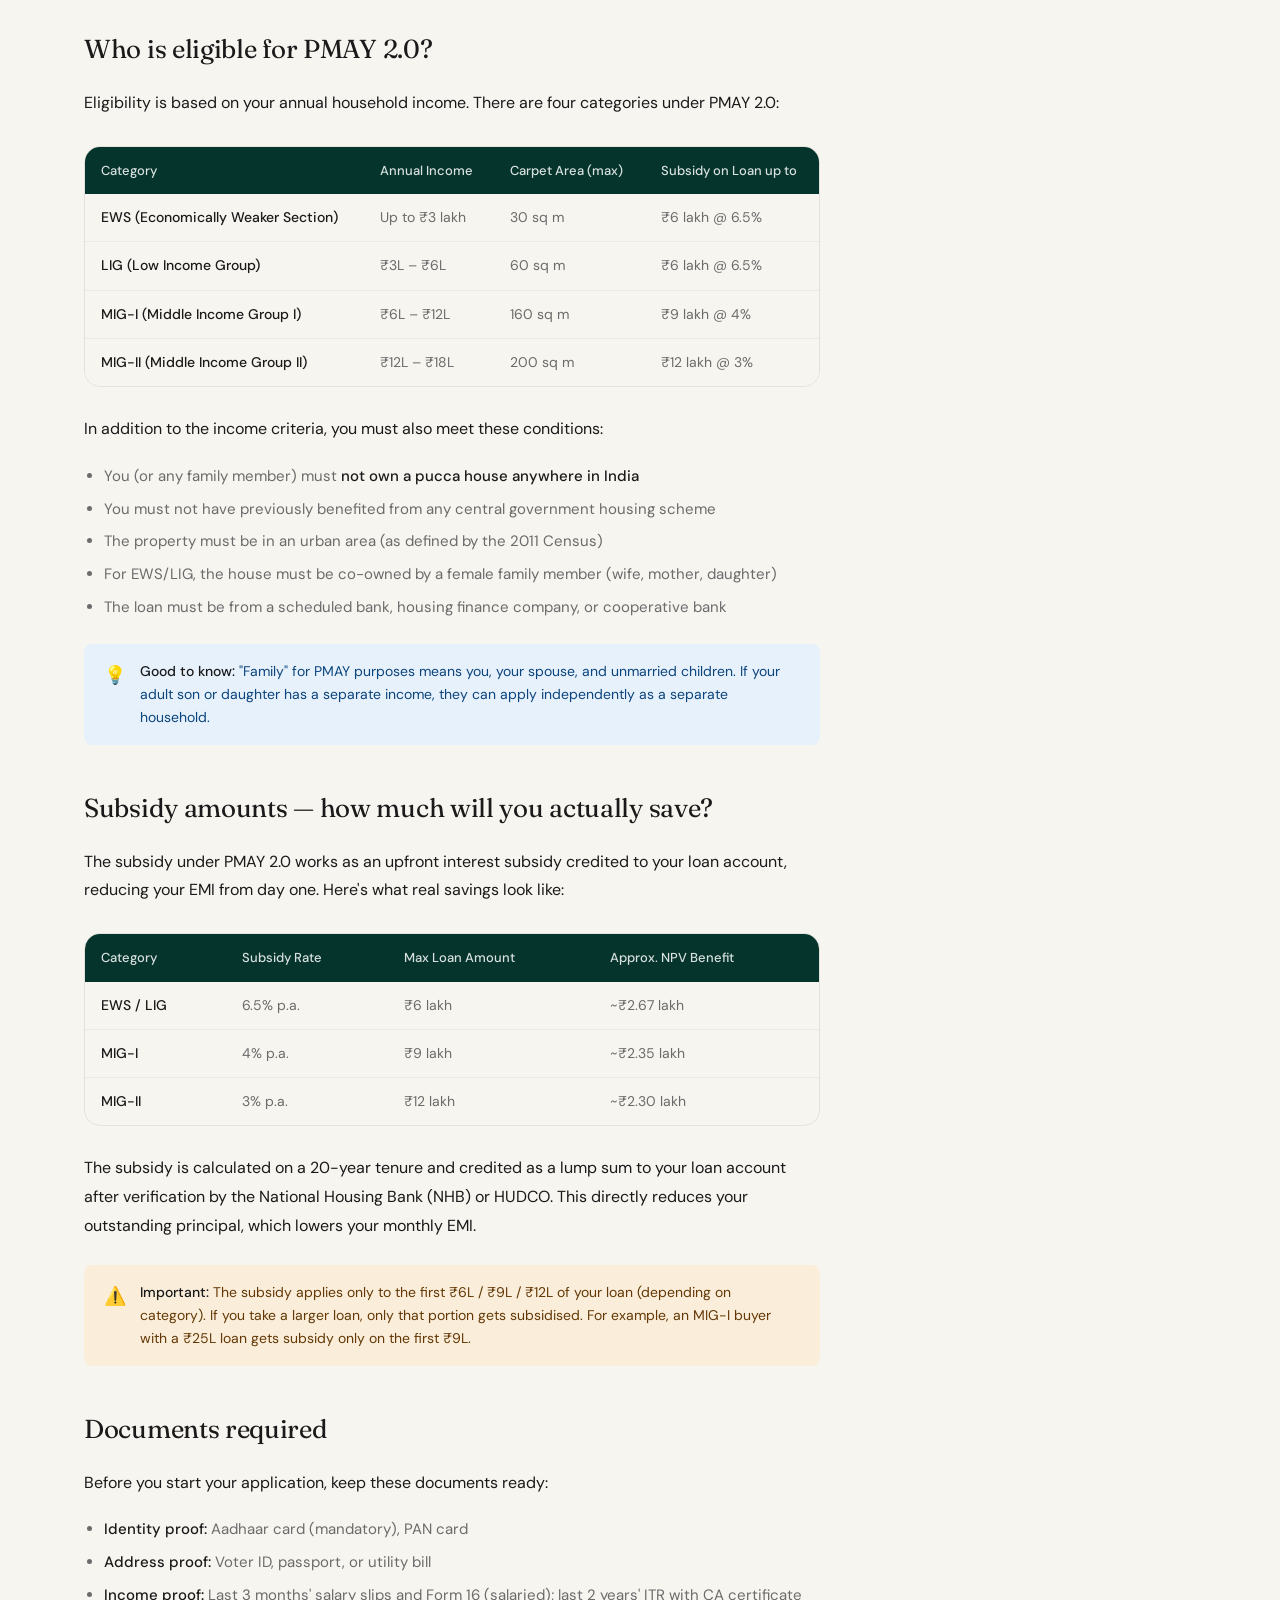
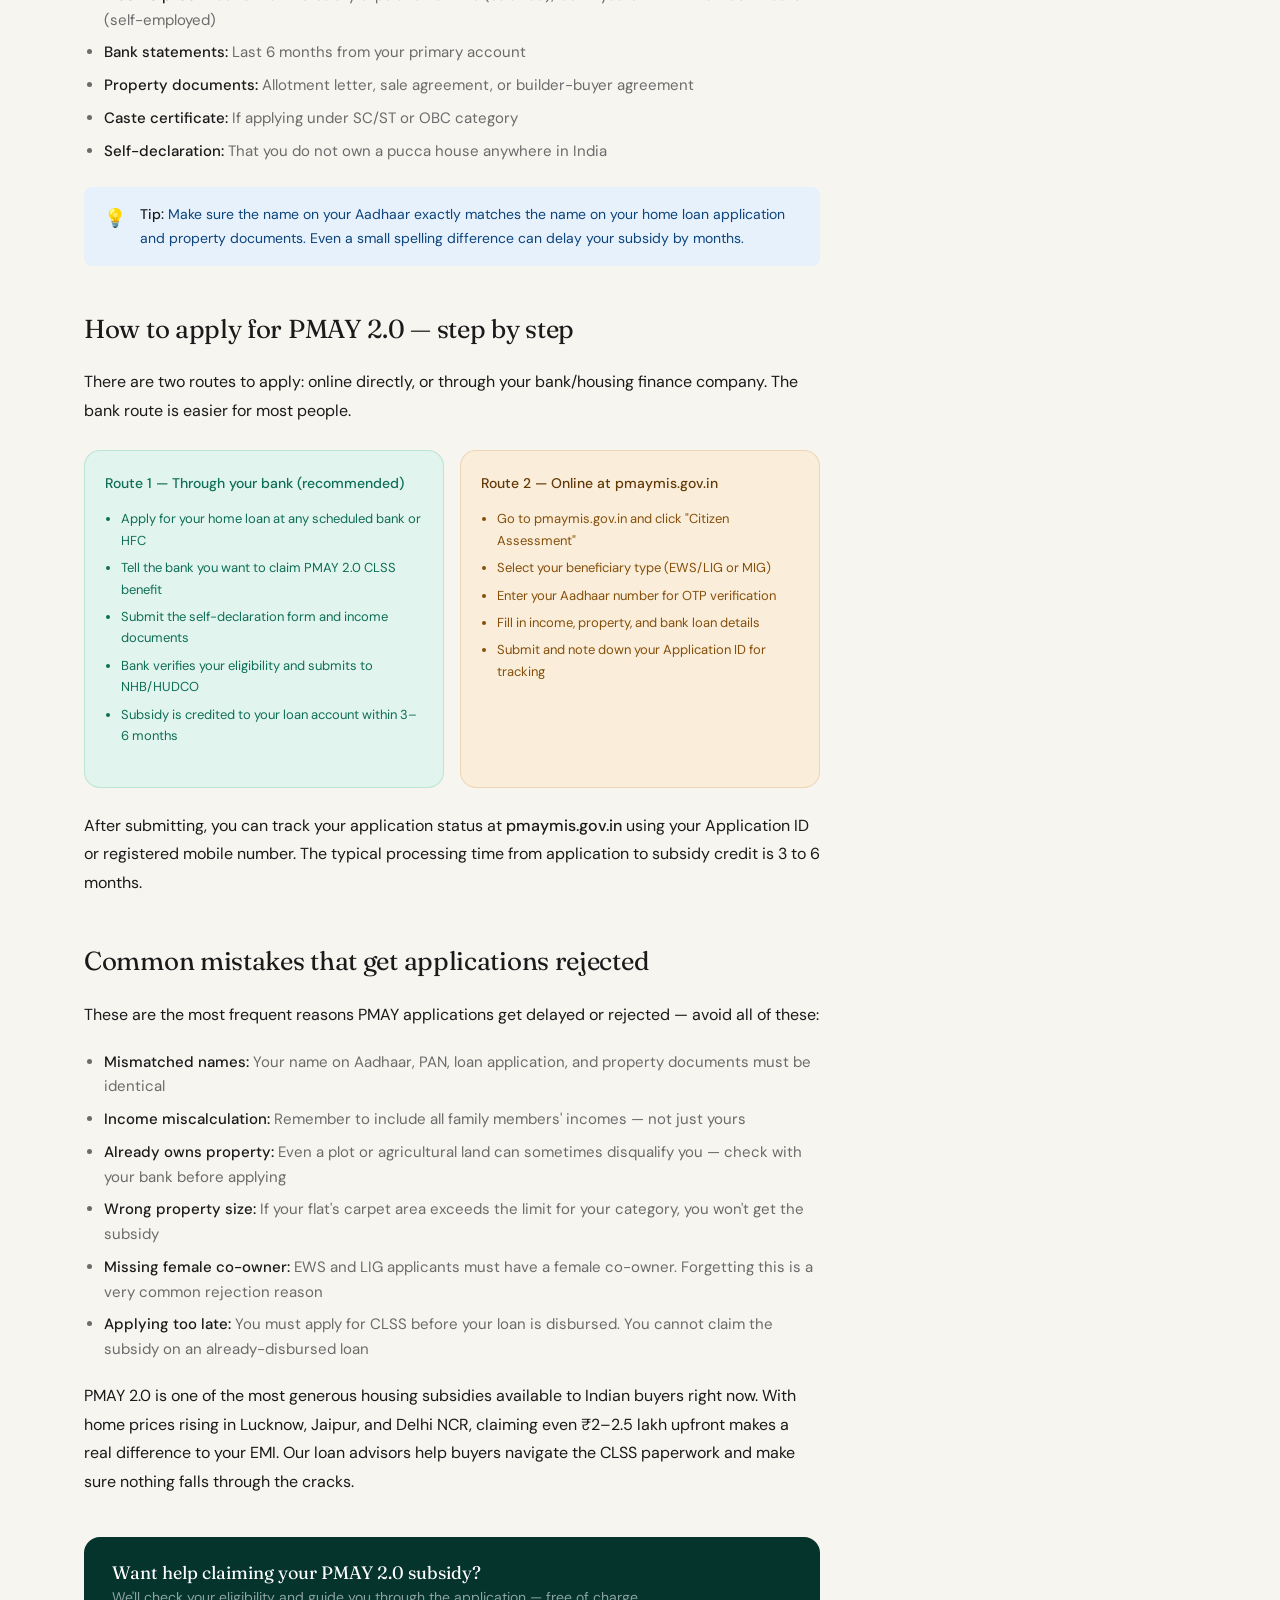
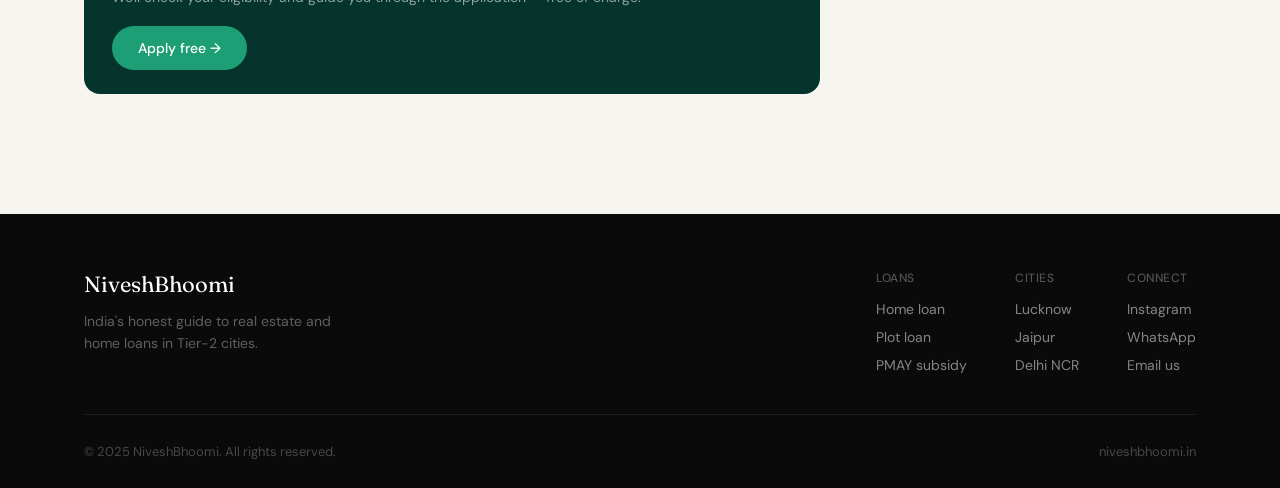
<file: blogs/PMAY-2.0-eligibility-subsidy-apply.html>
<!DOCTYPE html>
<html lang="en">

<head>
    <meta charset="UTF-8">
    <meta name="viewport" content="width=device-width, initial-scale=1.0">
    <!-- ▼ SEO: Change these 3 lines for every blog post -->
    <meta name="description"
        content="Complete guide to PMAY 2.0 (Pradhan Mantri Awas Yojana 2.0) — eligibility criteria, subsidy amounts, income categories, and step-by-step process to apply online in 2025.">
    <meta property="og:title" content="PMAY 2.0 — Eligibility, Subsidy Amount & How to Apply (2025)">
    <meta property="og:description"
        content="Everything you need to know about PMAY 2.0 — who qualifies, how much subsidy you get, and exactly how to apply for free housing assistance in India.">
    <title>PMAY 2.0 — Eligibility, Subsidy & How to Apply | NiveshBhoomi</title>
    <!-- ▲ SEO: Change these for every blog post -->
    <link rel="preconnect" href="https://fonts.googleapis.com">
    <link rel="preconnect" href="https://fonts.gstatic.com" crossorigin>
    <link
        href="https://fonts.googleapis.com/css2?family=Fraunces:ital,wght@0,300;0,400;0,600;1,300&family=DM+Sans:wght@300;400;500&display=swap"
        rel="stylesheet">
    <link rel="stylesheet" href="../css/style.css">
    <link rel="stylesheet" href="../css/blog.css">
</head>

<body>

    <!-- NAV -->
    <nav class="nav" id="navbar">
        <div class="nav-inner">
            <a href="../index.html" class="logo"><span class="logo-n">N</span>ivesh<span
                    class="logo-accent">Bhoomi</span></a>
            <div class="nav-links">
                <a href="../index.html#blogs">Insights</a>
                <a href="../index.html#cities">Cities</a>
                <a href="../home-loan.html">Home Loans</a>
                <a href="../index.html#about">About</a>
            </div>
            <a href="../home-loan.html#apply" class="nav-cta">Get Loan Help</a>
            <button class="hamburger" id="hamburger" aria-label="Menu">
                <span></span><span></span><span></span>
            </button>
        </div>
        <div class="mobile-menu" id="mobileMenu">
            <a href="../index.html">Home</a>
            <a href="../index.html#blogs">Insights</a>
            <a href="../home-loan.html">Home Loans</a>
            <a href="../home-loan.html#apply" class="mobile-cta">Get Loan Help</a>
        </div>
    </nav>

    <!-- BLOG HEADER -->
    <div class="blog-header">
        <div class="container">
            <div class="breadcrumb">
                <a href="../index.html">Home</a> / <a href="../index.html#blogs">Insights</a> / <span>PMAY 2.0
                    Guide</span>
            </div>

            <!-- ▼ CHANGE: Category, city, read time -->
            <div class="blog-meta-top">
                <span class="bm-cat">Govt Scheme</span>
                <span class="bm-city">All India</span>
                <span class="bm-read">10 min read</span>
                <span class="bm-date">Updated: June 2025</span>
            </div>

            <!-- ▼ CHANGE: Blog title -->
            <h1 class="blog-title">PMAY 2.0 — eligibility, subsidy amount & how to apply in 2025</h1>

            <!-- ▼ CHANGE: Subtitle/intro -->
            <p class="blog-subtitle">A plain-language breakdown of who qualifies, how much you can save, and the exact
                steps
                to claim your PMAY 2.0 subsidy — no jargon.</p>

            <div class="blog-author">
                <div class="author-avatar">NB</div>
                <div>
                    <div class="author-name">NiveshBhoomi Team</div>
                    <div class="author-label">Real estate & loan experts</div>
                </div>
                <div class="share-btns">
                    <a href="#" onclick="shareWhatsApp()" class="share-btn share-wa">Share on WhatsApp</a>
                    <a href="#" onclick="copyLink()" class="share-btn share-copy" id="copyBtn">Copy link</a>
                </div>
            </div>
        </div>
    </div>

    <!-- BLOG BODY -->
    <div class="blog-body">
        <div class="blog-container">

            <!-- TABLE OF CONTENTS -->
            <div class="toc">
                <div class="toc-title">In this guide</div>
                <ol class="toc-list">
                    <li><a href="#what-is">What is PMAY 2.0?</a></li>
                    <li><a href="#eligibility">Who is eligible?</a></li>
                    <li><a href="#subsidy">Subsidy amounts by category</a></li>
                    <li><a href="#documents">Documents required</a></li>
                    <li><a href="#how-to-apply">How to apply — step by step</a></li>
                    <li><a href="#mistakes">Common mistakes to avoid</a></li>
                </ol>
            </div>

            <!-- ▼ MAIN CONTENT ▼ -->
            <div class="blog-content">

                <p class="lead-para">The Indian government relaunched its flagship affordable housing programme as
                    <strong>PMAY 2.0 (Pradhan Mantri Awas Yojana Urban 2.0)</strong> in 2024, with a budget of ₹2.30
                    lakh crore
                    to build 1 crore new homes by 2029. If you're a first-time homebuyer in India, this scheme can save
                    you
                    anywhere from <strong>₹1.5 lakh to ₹2.67 lakh</strong> in interest — but only if you apply
                    correctly.
                </p>

                <h2 id="what-is">What is PMAY 2.0?</h2>

                <p><strong>Pradhan Mantri Awas Yojana Urban 2.0</strong> is the second phase of the government's
                    "Housing for
                    All" mission. It provides interest subsidies on home loans to economically weaker and middle-income
                    families
                    so they can afford their first home in urban India.</p>

                <p>Unlike the original PMAY (which ran from 2015–2022), PMAY 2.0 focuses on urban areas and includes a
                    revised
                    Credit Linked Subsidy Scheme (CLSS). The scheme is valid from FY 2024–25 to FY 2028–29.</p>

                <!-- Quick facts table -->
                <div class="blog-table-wrap">
                    <table class="blog-table">
                        <thead>
                            <tr>
                                <th>Detail</th>
                                <th>PMAY 2.0 (Urban)</th>
                            </tr>
                        </thead>
                        <tbody>
                            <tr>
                                <td>Launched by</td>
                                <td>Ministry of Housing & Urban Affairs</td>
                            </tr>
                            <tr>
                                <td>Budget</td>
                                <td>₹2.30 lakh crore</td>
                            </tr>
                            <tr>
                                <td>Target homes</td>
                                <td>1 crore urban homes</td>
                            </tr>
                            <tr>
                                <td>Scheme period</td>
                                <td>2024–25 to 2028–29</td>
                            </tr>
                            <tr>
                                <td>Subsidy type</td>
                                <td>Interest subsidy (CLSS) + capital grant</td>
                            </tr>
                            <tr>
                                <td>Who benefits</td>
                                <td>EWS, LIG, MIG-I, MIG-II categories</td>
                            </tr>
                            <tr>
                                <td>Apply at</td>
                                <td>pmaymis.gov.in or nearest CSC centre</td>
                            </tr>
                        </tbody>
                    </table>
                </div>

                <h2 id="eligibility">Who is eligible for PMAY 2.0?</h2>

                <p>Eligibility is based on your annual household income. There are four categories under PMAY 2.0:</p>

                <!-- Income category table -->
                <div class="blog-table-wrap">
                    <table class="blog-table">
                        <thead>
                            <tr>
                                <th>Category</th>
                                <th>Annual Income</th>
                                <th>Carpet Area (max)</th>
                                <th>Subsidy on Loan up to</th>
                            </tr>
                        </thead>
                        <tbody>
                            <tr>
                                <td><strong>EWS</strong> (Economically Weaker Section)</td>
                                <td>Up to ₹3 lakh</td>
                                <td>30 sq m</td>
                                <td>₹6 lakh @ 6.5%</td>
                            </tr>
                            <tr>
                                <td><strong>LIG</strong> (Low Income Group)</td>
                                <td>₹3L – ₹6L</td>
                                <td>60 sq m</td>
                                <td>₹6 lakh @ 6.5%</td>
                            </tr>
                            <tr>
                                <td><strong>MIG-I</strong> (Middle Income Group I)</td>
                                <td>₹6L – ₹12L</td>
                                <td>160 sq m</td>
                                <td>₹9 lakh @ 4%</td>
                            </tr>
                            <tr>
                                <td><strong>MIG-II</strong> (Middle Income Group II)</td>
                                <td>₹12L – ₹18L</td>
                                <td>200 sq m</td>
                                <td>₹12 lakh @ 3%</td>
                            </tr>
                        </tbody>
                    </table>
                </div>

                <p>In addition to the income criteria, you must also meet these conditions:</p>

                <ul>
                    <li>You (or any family member) must <strong>not own a pucca house anywhere in India</strong></li>
                    <li>You must not have previously benefited from any central government housing scheme</li>
                    <li>The property must be in an urban area (as defined by the 2011 Census)</li>
                    <li>For EWS/LIG, the house must be co-owned by a female family member (wife, mother, daughter)</li>
                    <li>The loan must be from a scheduled bank, housing finance company, or cooperative bank</li>
                </ul>

                <div class="blog-callout callout-info">
                    <div class="callout-icon">💡</div>
                    <div>
                        <strong>Good to know:</strong> "Family" for PMAY purposes means you, your spouse, and unmarried
                        children.
                        If your adult son or daughter has a separate income, they can apply independently as a separate
                        household.
                    </div>
                </div>

                <h2 id="subsidy">Subsidy amounts — how much will you actually save?</h2>

                <p>The subsidy under PMAY 2.0 works as an upfront interest subsidy credited to your loan account,
                    reducing your
                    EMI from day one. Here's what real savings look like:</p>

                <div class="blog-table-wrap">
                    <table class="blog-table">
                        <thead>
                            <tr>
                                <th>Category</th>
                                <th>Subsidy Rate</th>
                                <th>Max Loan Amount</th>
                                <th>Approx. NPV Benefit</th>
                            </tr>
                        </thead>
                        <tbody>
                            <tr>
                                <td>EWS / LIG</td>
                                <td>6.5% p.a.</td>
                                <td>₹6 lakh</td>
                                <td>~₹2.67 lakh</td>
                            </tr>
                            <tr>
                                <td>MIG-I</td>
                                <td>4% p.a.</td>
                                <td>₹9 lakh</td>
                                <td>~₹2.35 lakh</td>
                            </tr>
                            <tr>
                                <td>MIG-II</td>
                                <td>3% p.a.</td>
                                <td>₹12 lakh</td>
                                <td>~₹2.30 lakh</td>
                            </tr>
                        </tbody>
                    </table>
                </div>

                <p>The subsidy is calculated on a 20-year tenure and credited as a lump sum to your loan account after
                    verification by the National Housing Bank (NHB) or HUDCO. This directly reduces your outstanding
                    principal,
                    which lowers your monthly EMI.</p>

                <div class="blog-callout callout-warn">
                    <div class="callout-icon">⚠️</div>
                    <div>
                        <strong>Important:</strong> The subsidy applies only to the first ₹6L / ₹9L / ₹12L of your loan
                        (depending
                        on category). If you take a larger loan, only that portion gets subsidised. For example, an
                        MIG-I buyer with
                        a ₹25L loan gets subsidy only on the first ₹9L.
                    </div>
                </div>

                <h2 id="documents">Documents required</h2>

                <p>Before you start your application, keep these documents ready:</p>

                <ul>
                    <li><strong>Identity proof:</strong> Aadhaar card (mandatory), PAN card</li>
                    <li><strong>Address proof:</strong> Voter ID, passport, or utility bill</li>
                    <li><strong>Income proof:</strong> Last 3 months' salary slips and Form 16 (salaried); last 2 years'
                        ITR with
                        CA certificate (self-employed)</li>
                    <li><strong>Bank statements:</strong> Last 6 months from your primary account</li>
                    <li><strong>Property documents:</strong> Allotment letter, sale agreement, or builder-buyer
                        agreement</li>
                    <li><strong>Caste certificate:</strong> If applying under SC/ST or OBC category</li>
                    <li><strong>Self-declaration:</strong> That you do not own a pucca house anywhere in India</li>
                </ul>

                <div class="blog-callout callout-info">
                    <div class="callout-icon">💡</div>
                    <div>
                        <strong>Tip:</strong> Make sure the name on your Aadhaar exactly matches the name on your home
                        loan
                        application and property documents. Even a small spelling difference can delay your subsidy by
                        months.
                    </div>
                </div>

                <h2 id="how-to-apply">How to apply for PMAY 2.0 — step by step</h2>

                <p>There are two routes to apply: online directly, or through your bank/housing finance company. The
                    bank route
                    is easier for most people.</p>

                <div class="decision-grid">
                    <div class="decision-card choose-home">
                        <div class="dc-title">Route 1 — Through your bank (recommended)</div>
                        <ul>
                            <li>Apply for your home loan at any scheduled bank or HFC</li>
                            <li>Tell the bank you want to claim PMAY 2.0 CLSS benefit</li>
                            <li>Submit the self-declaration form and income documents</li>
                            <li>Bank verifies your eligibility and submits to NHB/HUDCO</li>
                            <li>Subsidy is credited to your loan account within 3–6 months</li>
                        </ul>
                    </div>
                    <div class="decision-card choose-plot">
                        <div class="dc-title">Route 2 — Online at pmaymis.gov.in</div>
                        <ul>
                            <li>Go to pmaymis.gov.in and click "Citizen Assessment"</li>
                            <li>Select your beneficiary type (EWS/LIG or MIG)</li>
                            <li>Enter your Aadhaar number for OTP verification</li>
                            <li>Fill in income, property, and bank loan details</li>
                            <li>Submit and note down your Application ID for tracking</li>
                        </ul>
                    </div>
                </div>

                <p>After submitting, you can track your application status at <strong>pmaymis.gov.in</strong> using your
                    Application ID or registered mobile number. The typical processing time from application to subsidy
                    credit is
                    3 to 6 months.</p>

                <h2 id="mistakes">Common mistakes that get applications rejected</h2>

                <p>These are the most frequent reasons PMAY applications get delayed or rejected — avoid all of these:
                </p>

                <ul>
                    <li><strong>Mismatched names:</strong> Your name on Aadhaar, PAN, loan application, and property
                        documents
                        must be identical</li>
                    <li><strong>Income miscalculation:</strong> Remember to include all family members' incomes — not
                        just yours
                    </li>
                    <li><strong>Already owns property:</strong> Even a plot or agricultural land can sometimes
                        disqualify you —
                        check with your bank before applying</li>
                    <li><strong>Wrong property size:</strong> If your flat's carpet area exceeds the limit for your
                        category, you
                        won't get the subsidy</li>
                    <li><strong>Missing female co-owner:</strong> EWS and LIG applicants must have a female co-owner.
                        Forgetting
                        this is a very common rejection reason</li>
                    <li><strong>Applying too late:</strong> You must apply for CLSS before your loan is disbursed. You
                        cannot
                        claim the subsidy on an already-disbursed loan</li>
                </ul>

                <p>PMAY 2.0 is one of the most generous housing subsidies available to Indian buyers right now. With
                    home
                    prices rising in Lucknow, Jaipur, and Delhi NCR, claiming even ₹2–2.5 lakh upfront makes a real
                    difference
                    to your EMI. Our loan advisors help buyers navigate the CLSS paperwork and make sure nothing falls
                    through the
                    cracks.</p>

            </div>
            <!-- ▲ END MAIN CONTENT ▲ -->

            <!-- INLINE LOAN CTA -->
            <div class="blog-loan-cta">
                <div class="blc-text">
                    <div class="blc-title">Want help claiming your PMAY 2.0 subsidy?</div>
                    <div class="blc-sub">We'll check your eligibility and guide you through the application — free of
                        charge.</div>
                </div>
                <a href="../home-loan.html#apply" class="btn-primary">Apply free →</a>
            </div>

        </div>

        <!-- SIDEBAR -->
        <div class="blog-sidebar">

            <!-- Lead form in sidebar -->
            <div class="sidebar-form">
                <div class="sf-title">Interested in a property?</div>
                <p class="sf-desc">Tell us your city and budget — we'll send you options with loan details.</p>
                <!-- ✅ Replace kumarprashant32742@gmail.com below -->
                <form action="https://formsubmit.co/kumarprashant32742@gmail.com" method="POST">
                    <input type="hidden" name="_subject" value="📖 Blog Lead — NiveshBhoomi">
                    <input type="hidden" name="_next" value="https://niveshbhoomi.in/thank-you.html">
                    <input type="hidden" name="_captcha" value="false">
                    <input type="hidden" name="_template" value="table">
                    <input type="hidden" name="Form Type" value="Blog Sidebar Enquiry">
                    <input type="text" name="Full Name" placeholder="Your name" required>
                    <input type="tel" name="Phone Number" placeholder="Phone (WhatsApp)" required>
                    <select name="City">
                        <option>Lucknow</option>
                        <option>Jaipur</option>
                        <option>Delhi NCR</option>
                    </select>
                    <select name="Budget">
                        <option>Under ₹20L</option>
                        <option>₹20L – ₹40L</option>
                        <option>₹40L – ₹70L</option>
                        <option>Above ₹70L</option>
                    </select>
                    <button type="submit" class="sidebar-btn">Send enquiry →</button>
                </form>
            </div>

            <!-- Related posts -->
            <div class="sidebar-related">
                <div class="sr-title">Related guides</div>
                <div class="related-posts">
                    <a href="plot-loan-vs-home-loan.html" class="related-item">
                        <div class="ri-cat">Home Loans</div>
                        <div class="ri-title">Plot loan vs home loan — which is better for you?</div>
                    </a>
                    <a href="lucknow-plot-guide.html" class="related-item">
                        <div class="ri-cat">City Guide</div>
                        <div class="ri-title">Best areas for plots in Lucknow under ₹20L</div>
                    </a>
                    <a href="home-loan-tax-guide.html" class="related-item">
                        <div class="ri-cat">Home Loans</div>
                        <div class="ri-title">Section 80C & 24B tax benefits explained</div>
                    </a>
                </div>
            </div>

        </div>
    </div>

    <footer class="footer">
        <div class="container">
            <div class="footer-top">
                <div class="footer-brand">
                    <div class="footer-logo">NiveshBhoomi</div>
                    <p>India's honest guide to real estate and home loans in Tier-2 cities.</p>
                </div>
                <div class="footer-links">
                    <div class="fl-col">
                        <div class="fl-head">Loans</div>
                        <a href="../home-loan.html">Home loan</a>
                        <a href="../home-loan.html">Plot loan</a>
                        <a href="../home-loan.html">PMAY subsidy</a>
                    </div>
                    <div class="fl-col">
                        <div class="fl-head">Cities</div>
                        <a href="../index.html#cities">Lucknow</a>
                        <a href="../index.html#cities">Jaipur</a>
                        <a href="../index.html#cities">Delhi NCR</a>
                    </div>
                    <div class="fl-col">
                        <div class="fl-head">Connect</div>
                        <a href="https://instagram.com/niveshbhoomi" target="_blank">Instagram</a>
                        <a href="https://wa.me/918130521740" target="_blank">WhatsApp</a>
                        <a href="mailto:hello@niveshbhoomi.in">Email us</a>
                    </div>
                </div>
            </div>
            <div class="footer-bottom">
                <span>© 2025 NiveshBhoomi. All rights reserved.</span>
                <span>niveshbhoomi.in</span>
            </div>
        </div>
    </footer>

    <script src="../js/main.js"></script>
    <script>
        function shareWhatsApp() {
            const url = encodeURIComponent(window.location.href);
            const text = encodeURIComponent('Check this out: PMAY 2.0 guide — eligibility, subsidy & how to apply by NiveshBhoomi — ');
            window.open('https://wa.me/?text=' + text + url, '_blank');
        }
        function copyLink() {
            navigator.clipboard.writeText(window.location.href);
            const btn = document.getElementById('copyBtn');
            btn.textContent = 'Copied!';
            setTimeout(() => btn.textContent = 'Copy link', 2000);
        }
        function handleSidebarSubmit(e) {
            e.preventDefault();
            const msg = `Hi! I read your blog on NiveshBhoomi.%0A%0AName: ${document.getElementById('sname').value}%0ACity: ${document.getElementById('scity').value}%0ABudget: ${document.getElementById('sbudget').value}`;
            document.getElementById('sfSuccess').style.display = 'block';
            e.target.querySelector('button').style.display = 'none';
            window.open('https://wa.me/918130521740?text=' + msg, '_blank');
        }
    </script>
</body>

</html>
</file>
<file: css/style.css>
/* ── RESET & BASE ── */
*, *::before, *::after { box-sizing: border-box; margin: 0; padding: 0; }
html { scroll-behavior: smooth; font-size: 16px; }
body {
  font-family: 'DM Sans', sans-serif;
  background: #F7F5F0;
  color: #1A1A1A;
  overflow-x: hidden;
}
a { text-decoration: none; color: inherit; }
img { max-width: 100%; }

/* ── CSS VARIABLES ── */
:root {
  --green: #1D9E75;
  --green-dark: #0F6E56;
  --green-deep: #04342C;
  --green-light: #E1F5EE;
  --cream: #F7F5F0;
  --cream-dark: #EDEAE3;
  --ink: #1A1A1A;
  --ink-muted: #6B6B6B;
  --ink-light: #9A9A9A;
  --white: #FFFFFF;
  --radius: 16px;
  --radius-sm: 8px;
  --shadow: 0 4px 32px rgba(0,0,0,0.08);
}

/* ── TYPOGRAPHY ── */
h1, h2, h3, .logo, .hero-title, .section-title, .contact-title {
  font-family: 'Fraunces', serif;
}
em { font-style: italic; color: var(--green); }

/* ── CONTAINER ── */
.container { max-width: 1160px; margin: 0 auto; padding: 0 24px; }

/* ── BUTTONS ── */
.btn-primary {
  display: inline-flex; align-items: center; gap: 6px;
  background: var(--green); color: var(--white);
  padding: 13px 26px; border-radius: 50px;
  font-size: 14px; font-weight: 500;
  transition: background 0.2s, transform 0.15s;
}
.btn-primary:hover { background: var(--green-dark); transform: translateY(-1px); }
.btn-secondary {
  display: inline-flex; align-items: center;
  background: transparent; color: var(--ink);
  padding: 13px 26px; border-radius: 50px;
  border: 1.5px solid rgba(26,26,26,0.2);
  font-size: 14px; font-weight: 500;
  transition: border-color 0.2s, background 0.2s;
}
.btn-secondary:hover { border-color: var(--green); color: var(--green); }
.btn-outline {
  display: inline-flex; align-items: center;
  background: transparent; color: var(--green);
  padding: 11px 24px; border-radius: 50px;
  border: 1.5px solid var(--green);
  font-size: 14px; font-weight: 500;
  transition: background 0.2s, color 0.2s;
}
.btn-outline:hover { background: var(--green); color: var(--white); }

/* ── NAV ── */
.nav {
  position: fixed; top: 0; left: 0; right: 0; z-index: 100;
  background: rgba(247,245,240,0.92);
  backdrop-filter: blur(12px);
  border-bottom: 1px solid rgba(0,0,0,0.06);
  transition: box-shadow 0.3s;
}
.nav.scrolled { box-shadow: 0 2px 20px rgba(0,0,0,0.08); }
.nav-inner {
  max-width: 1160px; margin: 0 auto; padding: 0 24px;
  height: 64px; display: flex; align-items: center; gap: 40px;
}
.logo {
  font-family: 'Fraunces', serif;
  font-size: 22px; font-weight: 600;
  color: var(--ink); flex-shrink: 0;
}
.logo-n { color: var(--green); }
.logo-accent { color: var(--green); }
.nav-links { display: flex; gap: 28px; margin-left: auto; }
.nav-links a {
  font-size: 14px; color: var(--ink-muted);
  transition: color 0.2s; font-weight: 400;
}
.nav-links a:hover { color: var(--green); }
.nav-cta {
  background: var(--green); color: var(--white);
  padding: 9px 20px; border-radius: 50px;
  font-size: 13px; font-weight: 500;
  transition: background 0.2s; flex-shrink: 0;
}
.nav-cta:hover { background: var(--green-dark); }
.hamburger {
  display: none; flex-direction: column; gap: 5px;
  background: none; border: none; cursor: pointer; padding: 4px;
  margin-left: auto;
}
.hamburger span {
  width: 22px; height: 2px;
  background: var(--ink); border-radius: 2px;
  transition: all 0.3s;
}
.mobile-menu {
  display: none; flex-direction: column; gap: 0;
  border-top: 1px solid rgba(0,0,0,0.06);
  padding: 8px 24px 16px;
}
.mobile-menu a {
  padding: 12px 0; font-size: 15px; color: var(--ink-muted);
  border-bottom: 1px solid rgba(0,0,0,0.04);
}
.mobile-menu a:last-child { border-bottom: none; }
.mobile-cta {
  display: inline-block; margin-top: 8px;
  background: var(--green); color: var(--white) !important;
  padding: 11px 20px; border-radius: 50px;
  font-size: 14px; text-align: center;
}
.mobile-menu.open { display: flex; }

/* ── HERO ── */
.hero {
  min-height: 100vh;
  padding: 120px 24px 80px;
  max-width: 1160px; margin: 0 auto;
  display: flex; align-items: center;
  gap: 60px; position: relative; overflow: hidden;
}
.hero-bg-text {
  position: absolute; right: -60px; top: 50%;
  transform: translateY(-50%);
  font-family: 'Fraunces', serif;
  font-size: 220px; font-weight: 600;
  color: rgba(29,158,117,0.05);
  white-space: nowrap; pointer-events: none;
  user-select: none; z-index: 0;
}
.hero-content { flex: 1; min-width: 0; position: relative; z-index: 1; }
.hero-tag {
  display: inline-flex; align-items: center; gap: 8px;
  background: var(--green-light); color: var(--green-dark);
  font-size: 13px; font-weight: 500;
  padding: 6px 14px; border-radius: 50px;
  margin-bottom: 24px;
}
.tag-dot {
  width: 7px; height: 7px; border-radius: 50%;
  background: var(--green); flex-shrink: 0;
}
.hero-title {
  font-size: clamp(40px, 5vw, 68px);
  font-weight: 300; line-height: 1.1;
  letter-spacing: -1px;
  margin-bottom: 20px; color: var(--ink);
}
.hero-desc {
  font-size: 17px; color: var(--ink-muted);
  line-height: 1.7; max-width: 460px;
  margin-bottom: 32px;
}
.hero-actions { display: flex; gap: 12px; flex-wrap: wrap; margin-bottom: 40px; }
.hero-stats {
  display: flex; align-items: center; gap: 24px;
  padding: 20px 0; border-top: 1px solid rgba(0,0,0,0.08);
}
.h-stat { display: flex; flex-direction: column; gap: 2px; }
.h-num { font-family: 'Fraunces', serif; font-size: 24px; font-weight: 400; color: var(--ink); }
.h-label { font-size: 12px; color: var(--ink-light); }
.h-divider { width: 1px; height: 36px; background: rgba(0,0,0,0.1); }

.hero-visual {
  flex: 0 0 380px; position: relative;
  height: 440px; z-index: 1;
}
.hero-ring {
  position: absolute; width: 340px; height: 340px;
  border-radius: 50%; top: 50%; left: 50%;
  transform: translate(-50%,-50%);
  border: 1px dashed rgba(29,158,117,0.2);
}
.hero-card {
  position: absolute; background: var(--white);
  border-radius: var(--radius); padding: 16px 18px;
  display: flex; align-items: center; gap: 14px;
  box-shadow: 0 8px 32px rgba(0,0,0,0.1);
  min-width: 220px;
  animation: floatCard 4s ease-in-out infinite;
}
.hc1 { top: 20px; left: 10px; animation-delay: 0s; }
.hc2 { top: 50%; right: 0; transform: translateY(-50%); animation-delay: 1.3s; }
.hc3 { bottom: 20px; left: 20px; animation-delay: 2.6s; }
@keyframes floatCard {
  0%,100% { transform: translateY(0); }
  50% { transform: translateY(-8px); }
}
.hc2 { animation: floatCard2 4s ease-in-out infinite 1.3s; }
@keyframes floatCard2 {
  0%,100% { transform: translateY(-50%); }
  50% { transform: translateY(calc(-50% - 8px)); }
}
.hc-icon { font-size: 28px; flex-shrink: 0; }
.hc-title { font-size: 13px; font-weight: 500; color: var(--ink); margin-bottom: 2px; }
.hc-sub { font-size: 12px; color: var(--ink-light); }

/* ── TRUST BAR ── */
.trust-bar {
  background: var(--green-deep); padding: 18px 24px;
}
.trust-inner {
  max-width: 1160px; margin: 0 auto;
  display: flex; align-items: center; gap: 20px; flex-wrap: wrap;
}
.trust-label { font-size: 13px; color: rgba(255,255,255,0.5); flex-shrink: 0; }
.trust-pills { display: flex; gap: 8px; flex-wrap: wrap; }
.pill {
  background: rgba(255,255,255,0.1); color: rgba(255,255,255,0.85);
  font-size: 12px; padding: 5px 14px; border-radius: 50px;
  border: 1px solid rgba(255,255,255,0.1);
}

/* ── SECTION BASE ── */
.section { padding: 96px 0; }
.section-tag {
  display: inline-block;
  font-size: 12px; font-weight: 500; letter-spacing: 1px;
  text-transform: uppercase; color: var(--green);
  margin-bottom: 12px;
}
.section-tag.light { color: rgba(255,255,255,0.6); }
.section-title {
  font-size: clamp(28px, 3.5vw, 44px);
  font-weight: 300; line-height: 1.15;
  letter-spacing: -0.5px; color: var(--ink);
  margin-bottom: 16px;
}
.section-header { margin-bottom: 48px; }
.section-header.centered { text-align: center; }

/* ── BLOGS ── */
.blogs-section { background: var(--white); }
.blog-filters {
  display: flex; gap: 8px; flex-wrap: wrap;
  margin-bottom: 32px;
}
.filter-btn {
  background: none; border: 1.5px solid rgba(0,0,0,0.12);
  color: var(--ink-muted); font-size: 13px;
  padding: 7px 18px; border-radius: 50px; cursor: pointer;
  font-family: 'DM Sans', sans-serif;
  transition: all 0.2s;
}
.filter-btn.active, .filter-btn:hover {
  background: var(--green); border-color: var(--green);
  color: var(--white);
}
.blog-grid {
  display: grid;
  grid-template-columns: repeat(3, 1fr);
  gap: 20px;
}
.blog-card {
  background: var(--cream);
  border-radius: var(--radius);
  overflow: hidden;
  transition: transform 0.2s, box-shadow 0.2s;
  border: 1px solid rgba(0,0,0,0.05);
}
.blog-card:hover { transform: translateY(-4px); box-shadow: var(--shadow); }
.blog-card.featured { grid-column: span 1; }
.bc-img {
  height: 160px; position: relative;
  display: flex; align-items: flex-end;
  padding: 14px;
}
.bc-green { background: linear-gradient(135deg, #E1F5EE, #9FE1CB); }
.bc-blue { background: linear-gradient(135deg, #E6F1FB, #85B7EB); }
.bc-amber { background: linear-gradient(135deg, #FAEEDA, #EF9F27); }
.bc-coral { background: linear-gradient(135deg, #FAECE7, #F0997B); }
.bc-category {
  background: rgba(255,255,255,0.9);
  font-size: 11px; font-weight: 500;
  padding: 4px 10px; border-radius: 50px;
  color: var(--ink);
}
.bc-read {
  position: absolute; top: 14px; right: 14px;
  font-size: 11px; color: rgba(0,0,0,0.4);
}
.bc-body { padding: 18px; }
.bc-city {
  font-size: 11px; font-weight: 500; letter-spacing: 0.5px;
  text-transform: uppercase; color: var(--green);
  margin-bottom: 6px;
}
.bc-title {
  font-family: 'Fraunces', serif;
  font-size: 17px; font-weight: 400; line-height: 1.35;
  color: var(--ink); margin-bottom: 10px;
}
.bc-desc { font-size: 13px; color: var(--ink-muted); line-height: 1.6; margin-bottom: 14px; }
.bc-link { font-size: 13px; color: var(--green); font-weight: 500; }
.bc-link:hover { text-decoration: underline; }
.blogs-cta { text-align: center; margin-top: 48px; }
.blogs-cta p { font-size: 14px; color: var(--ink-muted); margin-bottom: 14px; }
.blog-card.hidden { display: none; }

/* ── CITIES ── */
.cities-section { background: var(--cream); }
.cities-grid {
  display: grid; grid-template-columns: repeat(3, 1fr); gap: 20px;
}
.city-card {
  background: var(--white); border-radius: var(--radius);
  padding: 28px; border: 1px solid rgba(0,0,0,0.06);
  transition: transform 0.2s, box-shadow 0.2s;
}
.city-card:hover { transform: translateY(-4px); box-shadow: var(--shadow); }
.city-card.city-featured {
  background: var(--green-deep); color: var(--white);
  transform: translateY(-8px);
  box-shadow: 0 16px 48px rgba(4,52,44,0.3);
}
.city-num {
  font-family: 'Fraunces', serif; font-size: 13px; font-weight: 300;
  color: var(--ink-light); margin-bottom: 8px;
}
.city-featured .city-num { color: rgba(255,255,255,0.4); }
.city-name {
  font-family: 'Fraunces', serif;
  font-size: 30px; font-weight: 300; color: var(--ink); margin-bottom: 2px;
}
.city-featured .city-name { color: var(--white); }
.city-state { font-size: 13px; color: var(--ink-light); margin-bottom: 14px; }
.city-featured .city-state { color: rgba(255,255,255,0.5); }
.city-tags { display: flex; gap: 6px; flex-wrap: wrap; margin-bottom: 14px; }
.city-tags span {
  font-size: 11px; padding: 3px 10px; border-radius: 50px;
  background: var(--cream); color: var(--ink-muted);
  border: 1px solid rgba(0,0,0,0.08);
}
.city-featured .city-tags span {
  background: rgba(255,255,255,0.1);
  color: rgba(255,255,255,0.7);
  border-color: rgba(255,255,255,0.15);
}
.city-desc { font-size: 14px; line-height: 1.65; color: var(--ink-muted); margin-bottom: 18px; }
.city-featured .city-desc { color: rgba(255,255,255,0.65); }
.city-stat {
  font-size: 13px; font-weight: 500;
  color: var(--green); padding-top: 14px;
  border-top: 1px solid rgba(0,0,0,0.07);
}
.city-featured .city-stat {
  color: #9FE1CB;
  border-top-color: rgba(255,255,255,0.1);
}

/* ── EMI CALCULATOR ── */
.calc-section { background: var(--white); }
.calc-wrap { display: grid; grid-template-columns: 1fr 1fr; gap: 64px; align-items: center; }
.calc-desc { font-size: 15px; color: var(--ink-muted); line-height: 1.7; margin-bottom: 28px; }
.loan-features { display: flex; flex-direction: column; gap: 12px; margin-bottom: 32px; }
.lf-item { display: flex; align-items: center; gap: 10px; font-size: 14px; color: var(--ink-muted); }
.lf-dot {
  width: 8px; height: 8px; border-radius: 50%;
  background: var(--green); flex-shrink: 0;
}
.calc-card {
  background: var(--cream); border-radius: var(--radius);
  padding: 28px; border: 1px solid rgba(0,0,0,0.07);
}
.calc-field { margin-bottom: 22px; }
.calc-field label { display: block; font-size: 13px; color: var(--ink-muted); margin-bottom: 10px; }
.slider-row { display: flex; align-items: center; gap: 14px; }
.slider {
  flex: 1; -webkit-appearance: none; height: 4px;
  background: var(--cream-dark); border-radius: 2px; outline: none;
}
.slider::-webkit-slider-thumb {
  -webkit-appearance: none; width: 18px; height: 18px;
  border-radius: 50%; background: var(--green);
  cursor: pointer; border: 3px solid var(--white);
  box-shadow: 0 0 0 1px var(--green);
}
.slider-val { font-size: 14px; font-weight: 500; min-width: 56px; text-align: right; color: var(--ink); }
.calc-result {
  background: var(--green-deep); border-radius: var(--radius-sm);
  padding: 20px; display: grid; grid-template-columns: 1fr auto 1fr 1fr;
  align-items: center; gap: 0; margin-bottom: 16px;
}
.cr-item { padding: 0 12px; }
.cr-item:first-child { padding-left: 0; }
.cr-label { font-size: 11px; color: rgba(255,255,255,0.5); margin-bottom: 4px; }
.cr-value { font-family: 'Fraunces', serif; font-size: 22px; font-weight: 300; color: var(--white); }
.cr-value.small { font-size: 16px; }
.cr-divider { width: 1px; height: 40px; background: rgba(255,255,255,0.15); margin: 0 4px; }
.calc-cta {
  display: block; text-align: center;
  font-size: 13px; color: var(--green); font-weight: 500;
}
.calc-cta:hover { text-decoration: underline; }

/* ── WHY ── */
.why-section { background: var(--cream); }
.why-grid { display: grid; grid-template-columns: repeat(4, 1fr); gap: 20px; }
.why-card {
  background: var(--white); border-radius: var(--radius);
  padding: 24px; border: 1px solid rgba(0,0,0,0.06);
}
.why-icon {
  font-size: 20px; color: var(--green); margin-bottom: 14px;
  display: block;
}
.why-card h3 {
  font-family: 'Fraunces', serif;
  font-size: 18px; font-weight: 400;
  margin-bottom: 10px; color: var(--ink);
}
.why-card p { font-size: 14px; color: var(--ink-muted); line-height: 1.65; }

/* ── CONTACT ── */
.contact-section { background: var(--green-deep); }
.contact-wrap { display: grid; grid-template-columns: 1fr 1.4fr; gap: 64px; align-items: start; }
.contact-title {
  font-size: clamp(28px, 3vw, 42px); font-weight: 300;
  color: var(--white); margin-bottom: 16px; line-height: 1.15;
}
.contact-desc { font-size: 15px; color: rgba(255,255,255,0.6); line-height: 1.7; margin-bottom: 28px; }
.contact-promise { display: flex; flex-direction: column; gap: 10px; }
.cp-item {
  font-size: 14px; color: rgba(255,255,255,0.7);
  display: flex; align-items: center; gap: 8px;
}
.cp-item::before { content: '✓'; color: #9FE1CB; font-weight: 500; }

.lead-form { display: flex; flex-direction: column; gap: 16px; }
.form-row { display: grid; grid-template-columns: 1fr 1fr; gap: 14px; }
.form-group { display: flex; flex-direction: column; gap: 6px; }
.form-group label { font-size: 12px; color: rgba(255,255,255,0.5); letter-spacing: 0.3px; }
.form-group input,
.form-group select {
  background: rgba(255,255,255,0.08);
  border: 1px solid rgba(255,255,255,0.12);
  border-radius: var(--radius-sm);
  padding: 11px 14px; font-size: 14px;
  color: var(--white); font-family: 'DM Sans', sans-serif;
  outline: none; transition: border-color 0.2s;
}
.form-group input::placeholder { color: rgba(255,255,255,0.25); }
.form-group input:focus,
.form-group select:focus { border-color: rgba(255,255,255,0.35); }
.form-group select option { background: var(--green-deep); color: var(--white); }
.radio-group { display: flex; gap: 16px; flex-wrap: wrap; padding-top: 4px; }
.radio-label { display: flex; align-items: center; gap: 7px; font-size: 14px; color: rgba(255,255,255,0.7); cursor: pointer; }
.radio-label input { accent-color: var(--green); width: 15px; height: 15px; }
.form-submit {
  background: var(--green); color: var(--white);
  border: none; border-radius: 50px; padding: 14px;
  font-size: 15px; font-weight: 500;
  font-family: 'DM Sans', sans-serif;
  cursor: pointer; transition: background 0.2s;
  margin-top: 4px;
}
.form-submit:hover { background: #24B385; }
.form-success {
  display: none; background: rgba(29,158,117,0.2);
  border: 1px solid rgba(29,158,117,0.4);
  border-radius: var(--radius-sm); padding: 14px;
  font-size: 14px; color: #9FE1CB; text-align: center;
}

/* ── FOOTER ── */
.footer { background: #0A0A0A; padding: 56px 0 28px; }
.footer-top { display: flex; gap: 60px; margin-bottom: 40px; }
.footer-brand { flex: 1; }
.footer-logo {
  font-family: 'Fraunces', serif;
  font-size: 22px; color: var(--white); margin-bottom: 12px;
}
.footer-brand p { font-size: 14px; color: rgba(255,255,255,0.35); line-height: 1.6; max-width: 260px; }
.footer-links { display: flex; gap: 48px; }
.fl-col { display: flex; flex-direction: column; gap: 10px; }
.fl-head { font-size: 12px; font-weight: 500; letter-spacing: 0.5px; text-transform: uppercase; color: rgba(255,255,255,0.3); margin-bottom: 4px; }
.fl-col a { font-size: 14px; color: rgba(255,255,255,0.5); transition: color 0.2s; }
.fl-col a:hover { color: var(--white); }
.footer-bottom {
  display: flex; justify-content: space-between; align-items: center;
  padding-top: 28px; border-top: 1px solid rgba(255,255,255,0.07);
  font-size: 13px; color: rgba(255,255,255,0.25);
}

/* ── ANIMATIONS ── */
@keyframes fadeUp {
  from { opacity: 0; transform: translateY(24px); }
  to { opacity: 1; transform: translateY(0); }
}
.hero-tag { animation: fadeUp 0.6s ease both 0.1s; }
.hero-title { animation: fadeUp 0.6s ease both 0.2s; }
.hero-desc { animation: fadeUp 0.6s ease both 0.3s; }
.hero-actions { animation: fadeUp 0.6s ease both 0.4s; }
.hero-stats { animation: fadeUp 0.6s ease both 0.5s; }
.hero-visual { animation: fadeUp 0.8s ease both 0.3s; }

/* ── RESPONSIVE ── */
@media (max-width: 1024px) {
  .why-grid { grid-template-columns: repeat(2, 1fr); }
  .calc-wrap { gap: 40px; }
}
@media (max-width: 768px) {
  .nav-links, .nav-cta { display: none; }
  .hamburger { display: flex; }
  .hero { flex-direction: column; padding: 100px 24px 60px; text-align: center; gap: 40px; }
  .hero-visual { display: none; }
  .hero-actions { justify-content: center; }
  .hero-stats { justify-content: center; }
  .hero-bg-text { display: none; }
  .blog-grid { grid-template-columns: 1fr; }
  .cities-grid { grid-template-columns: 1fr; }
  .city-card.city-featured { transform: none; }
  .calc-wrap { grid-template-columns: 1fr; gap: 32px; }
  .calc-result { grid-template-columns: 1fr 1fr; grid-template-rows: auto auto; }
  .cr-divider { display: none; }
  .why-grid { grid-template-columns: 1fr 1fr; }
  .contact-wrap { grid-template-columns: 1fr; gap: 32px; }
  .form-row { grid-template-columns: 1fr; }
  .footer-top { flex-direction: column; gap: 32px; }
  .footer-links { flex-wrap: wrap; gap: 28px; }
  .footer-bottom { flex-direction: column; gap: 8px; text-align: center; }
  .section { padding: 64px 0; }
}
@media (max-width: 480px) {
  .why-grid { grid-template-columns: 1fr; }
  .hero-title { font-size: 36px; }
}

/* ── WHATSAPP FALLBACK (all forms) ── */
.wa-fallback {
  display: flex; align-items: center; justify-content: center;
  gap: 10px; margin-top: 14px;
  padding-top: 14px;
  border-top: 1px solid rgba(255,255,255,0.1);
  flex-wrap: wrap;
}
.wa-fallback span { font-size: 13px; color: rgba(255,255,255,0.35); }
.wa-btn {
  font-size: 13px; font-weight: 500;
  color: #9FE1CB;
  background: rgba(29,158,117,0.15);
  padding: 6px 16px; border-radius: 50px;
  border: 1px solid rgba(29,158,117,0.3);
  transition: background 0.2s;
}
.wa-btn:hover { background: rgba(29,158,117,0.3); }

/* form-note (small text under submit) */
.form-note {
  font-size: 11px; color: rgba(255,255,255,0.25);
  text-align: center; margin-top: 8px; line-height: 1.5;
}
</file>
<file: css/loan.css>
/* ── LOAN PAGE STYLES ── */

.loan-hero {
  padding: 120px 0 80px;
  background: var(--cream);
}
.lh-wrap {
  display: grid;
  grid-template-columns: 1fr 1fr;
  gap: 60px;
  align-items: center;
}
.loan-badges {
  display: grid;
  grid-template-columns: 1fr 1fr;
  gap: 12px;
  margin-top: 32px;
}
.lb-item {
  display: flex;
  align-items: center;
  gap: 10px;
  font-size: 14px;
  color: var(--ink-muted);
}
.lb-icon {
  width: 22px; height: 22px;
  border-radius: 50%;
  background: var(--green-light);
  color: var(--green-dark);
  display: flex; align-items: center; justify-content: center;
  font-size: 12px; font-weight: 500;
  flex-shrink: 0;
}

/* Mini calc in hero */
.mini-calc {
  background: var(--white);
  border-radius: var(--radius);
  padding: 28px;
  border: 1px solid rgba(0,0,0,0.07);
}
.mc-head {
  font-family: 'Fraunces', serif;
  font-size: 18px; font-weight: 400;
  margin-bottom: 20px;
  color: var(--ink);
}
.mc-field { margin-bottom: 18px; }
.mc-field label {
  display: block;
  font-size: 12px;
  color: var(--ink-light);
  margin-bottom: 8px;
}
.mc-result {
  background: var(--green-deep);
  border-radius: var(--radius-sm);
  padding: 16px;
  display: flex;
  align-items: center;
  gap: 16px;
  margin-bottom: 14px;
}
.mcr-main { flex: 1; }
.mcr-label { font-size: 11px; color: rgba(255,255,255,0.5); margin-bottom: 4px; }
.mcr-val {
  font-family: 'Fraunces', serif;
  font-size: 26px; font-weight: 300;
  color: var(--white);
}
.mcr-side {
  display: flex;
  flex-direction: column;
  gap: 8px;
  border-left: 1px solid rgba(255,255,255,0.1);
  padding-left: 16px;
}
.mcr-small {
  display: flex;
  flex-direction: column;
  gap: 1px;
}
.mcr-small span { font-size: 10px; color: rgba(255,255,255,0.4); }
.mcr-small strong { font-size: 13px; color: rgba(255,255,255,0.85); font-weight: 500; }
.mc-cta {
  display: block;
  text-align: center;
  font-size: 13px;
  color: var(--green);
  font-weight: 500;
  padding: 4px 0;
}
.mc-cta:hover { text-decoration: underline; }

/* Loan types grid */
.loan-types-grid {
  display: grid;
  grid-template-columns: repeat(3, 1fr);
  gap: 20px;
}
.lt-card {
  background: var(--cream);
  border-radius: var(--radius);
  padding: 24px;
  border: 1px solid rgba(0,0,0,0.06);
  display: flex;
  flex-direction: column;
  gap: 10px;
  transition: transform 0.2s, box-shadow 0.2s;
}
.lt-card:hover { transform: translateY(-4px); box-shadow: var(--shadow); }
.lt-card.lt-featured {
  background: var(--green-deep);
  border-color: transparent;
  box-shadow: 0 12px 40px rgba(4,52,44,0.25);
}
.lt-icon { font-size: 28px; }
.lt-card h3 {
  font-family: 'Fraunces', serif;
  font-size: 20px; font-weight: 400;
  color: var(--ink);
}
.lt-featured h3 { color: var(--white); }
.lt-rate {
  font-size: 14px; font-weight: 500;
  color: var(--green);
  background: var(--green-light);
  display: inline-block;
  padding: 4px 10px;
  border-radius: 50px;
  width: fit-content;
}
.lt-featured .lt-rate {
  background: rgba(29,158,117,0.2);
  color: #9FE1CB;
}
.lt-card p {
  font-size: 14px;
  color: var(--ink-muted);
  line-height: 1.65;
}
.lt-featured p { color: rgba(255,255,255,0.6); }
.lt-card ul {
  list-style: none;
  display: flex;
  flex-direction: column;
  gap: 6px;
  margin-top: 4px;
  flex: 1;
}
.lt-card ul li {
  font-size: 13px;
  color: var(--ink-muted);
  padding-left: 16px;
  position: relative;
}
.lt-card ul li::before {
  content: '·';
  position: absolute; left: 4px;
  color: var(--green);
  font-size: 16px; line-height: 1;
}
.lt-featured ul li { color: rgba(255,255,255,0.55); }
.lt-featured ul li::before { color: #9FE1CB; }
.lt-btn {
  display: inline-block;
  margin-top: 8px;
  font-size: 13px;
  font-weight: 500;
  color: var(--green);
}
.lt-btn:hover { text-decoration: underline; }
.lt-featured .lt-btn { color: #9FE1CB; }

/* Banks grid */
.banks-section { background: var(--cream); }
.banks-grid {
  display: flex;
  flex-wrap: wrap;
  gap: 10px;
  justify-content: center;
}
.bank-pill {
  background: var(--white);
  border: 1px solid rgba(0,0,0,0.08);
  border-radius: 50px;
  padding: 8px 20px;
  font-size: 14px;
  color: var(--ink-muted);
  font-weight: 500;
}

/* How it works */
.how-section { background: var(--white); }
.steps-grid {
  display: flex;
  align-items: center;
  gap: 0;
}
.step-card {
  flex: 1;
  background: var(--cream);
  border-radius: var(--radius);
  padding: 24px;
  border: 1px solid rgba(0,0,0,0.06);
}
.step-arrow {
  font-size: 20px;
  color: var(--ink-light);
  padding: 0 12px;
  flex-shrink: 0;
}
.step-num {
  font-family: 'Fraunces', serif;
  font-size: 32px; font-weight: 300;
  color: var(--green); margin-bottom: 10px;
}
.step-card h3 {
  font-size: 16px; font-weight: 500;
  color: var(--ink); margin-bottom: 8px;
}
.step-card p { font-size: 13px; color: var(--ink-muted); line-height: 1.6; }

/* Loan form section */
.loan-form-section { background: var(--green-deep); }
.lf-wrap {
  display: grid;
  grid-template-columns: 1fr 1.5fr;
  gap: 64px;
  align-items: start;
}
.lf-trust {
  display: flex;
  gap: 24px;
  margin-top: 28px;
}
.lft-item { text-align: center; }
.lft-num {
  font-family: 'Fraunces', serif;
  font-size: 28px; font-weight: 300;
  color: var(--white); margin-bottom: 4px;
}
.lft-label { font-size: 12px; color: rgba(255,255,255,0.4); }
.form-section-label {
  font-size: 11px;
  font-weight: 500;
  letter-spacing: 1px;
  text-transform: uppercase;
  color: rgba(255,255,255,0.35);
  margin-bottom: 12px;
}
.lead-form textarea {
  background: rgba(255,255,255,0.08);
  border: 1px solid rgba(255,255,255,0.12);
  border-radius: var(--radius-sm);
  padding: 11px 14px;
  font-size: 14px;
  color: var(--white);
  font-family: 'DM Sans', sans-serif;
  outline: none;
  resize: vertical;
  width: 100%;
  transition: border-color 0.2s;
}
.lead-form textarea::placeholder { color: rgba(255,255,255,0.25); }
.lead-form textarea:focus { border-color: rgba(255,255,255,0.35); }
.form-note {
  font-size: 11px;
  color: rgba(255,255,255,0.25);
  text-align: center;
  margin-top: 8px;
  line-height: 1.5;
}

/* FAQ */
.faq-grid {
  display: grid;
  grid-template-columns: repeat(2, 1fr);
  gap: 16px;
}
.faq-item {
  background: var(--cream);
  border-radius: var(--radius);
  padding: 20px 24px;
  border: 1px solid rgba(0,0,0,0.06);
}
.faq-q {
  font-size: 15px; font-weight: 500;
  color: var(--ink); margin-bottom: 8px;
  line-height: 1.4;
}
.faq-a { font-size: 14px; color: var(--ink-muted); line-height: 1.65; }

/* Responsive */
@media (max-width: 1024px) {
  .loan-types-grid { grid-template-columns: repeat(2, 1fr); }
  .steps-grid { flex-wrap: wrap; }
  .step-arrow { display: none; }
  .step-card { flex: 0 0 calc(50% - 10px); }
}
@media (max-width: 768px) {
  .lh-wrap { grid-template-columns: 1fr; }
  .loan-badges { grid-template-columns: 1fr; }
  .loan-types-grid { grid-template-columns: 1fr; }
  .step-card { flex: 0 0 100%; }
  .lf-wrap { grid-template-columns: 1fr; gap: 32px; }
  .faq-grid { grid-template-columns: 1fr; }
  .lf-trust { justify-content: space-around; }
}
</file>
<file: css/blog.css>
/* ── BLOG HEADER ── */
.blog-header {
  padding: 110px 0 40px;
  background: var(--cream);
  border-bottom: 1px solid rgba(0,0,0,0.06);
}
.breadcrumb {
  font-size: 13px;
  color: var(--ink-light);
  margin-bottom: 16px;
}
.breadcrumb a { color: var(--green); }
.breadcrumb a:hover { text-decoration: underline; }
.blog-meta-top {
  display: flex;
  align-items: center;
  gap: 10px;
  flex-wrap: wrap;
  margin-bottom: 16px;
}
.bm-cat {
  background: var(--green-light);
  color: var(--green-dark);
  font-size: 11px;
  font-weight: 500;
  padding: 4px 12px;
  border-radius: 50px;
}
.bm-city, .bm-read, .bm-date {
  font-size: 13px;
  color: var(--ink-light);
}
.bm-city::before, .bm-read::before { content: '·'; margin-right: 10px; }
.blog-title {
  font-family: 'Fraunces', serif;
  font-size: clamp(28px, 4vw, 48px);
  font-weight: 300;
  line-height: 1.15;
  letter-spacing: -0.5px;
  color: var(--ink);
  max-width: 780px;
  margin-bottom: 16px;
}
.blog-subtitle {
  font-size: 18px;
  color: var(--ink-muted);
  line-height: 1.6;
  max-width: 680px;
  margin-bottom: 24px;
}
.blog-author {
  display: flex;
  align-items: center;
  gap: 12px;
  flex-wrap: wrap;
}
.author-avatar {
  width: 38px; height: 38px;
  border-radius: 50%;
  background: var(--green);
  color: var(--white);
  font-size: 12px; font-weight: 500;
  display: flex; align-items: center; justify-content: center;
  flex-shrink: 0;
}
.author-name { font-size: 14px; font-weight: 500; color: var(--ink); }
.author-label { font-size: 12px; color: var(--ink-light); }
.share-btns { display: flex; gap: 8px; margin-left: auto; }
.share-btn {
  font-size: 12px;
  padding: 7px 14px;
  border-radius: 50px;
  border: 1px solid rgba(0,0,0,0.12);
  color: var(--ink-muted);
  transition: all 0.2s;
  cursor: pointer;
}
.share-btn:hover { border-color: var(--green); color: var(--green); }
.share-wa { background: #E8F5E9; border-color: #4CAF50; color: #2E7D32; }
.share-wa:hover { background: #4CAF50; color: var(--white); }

/* ── BLOG LAYOUT ── */
.blog-body {
  max-width: 1160px;
  margin: 0 auto;
  padding: 48px 24px 80px;
  display: grid;
  grid-template-columns: 1fr 320px;
  gap: 56px;
  align-items: start;
}
.blog-container { min-width: 0; }

/* TOC */
.toc {
  background: var(--cream);
  border-radius: var(--radius);
  padding: 20px 24px;
  border: 1px solid rgba(0,0,0,0.07);
  margin-bottom: 36px;
}
.toc-title {
  font-size: 12px;
  font-weight: 500;
  letter-spacing: 1px;
  text-transform: uppercase;
  color: var(--ink-light);
  margin-bottom: 12px;
}
.toc-list { padding-left: 18px; display: flex; flex-direction: column; gap: 7px; }
.toc-list li { font-size: 14px; }
.toc-list a { color: var(--ink-muted); transition: color 0.2s; }
.toc-list a:hover { color: var(--green); }

/* ── BLOG CONTENT ── */
.blog-content { line-height: 1.8; }
.blog-content p { font-size: 16px; color: var(--ink); margin-bottom: 20px; }
.lead-para { font-size: 18px; color: var(--ink); line-height: 1.75; margin-bottom: 32px; }
.blog-content h2 {
  font-family: 'Fraunces', serif;
  font-size: 26px; font-weight: 400;
  color: var(--ink); margin: 40px 0 16px;
  letter-spacing: -0.3px;
  scroll-margin-top: 80px;
}
.blog-content h3 {
  font-size: 18px; font-weight: 500;
  color: var(--ink); margin: 28px 0 12px;
}
.blog-content ul, .blog-content ol {
  padding-left: 20px;
  margin-bottom: 20px;
  display: flex; flex-direction: column; gap: 8px;
}
.blog-content ul li, .blog-content ol li {
  font-size: 15px; color: var(--ink-muted); line-height: 1.65;
}
.blog-content strong { color: var(--ink); font-weight: 500; }

/* Blog table */
.blog-table-wrap {
  overflow-x: auto;
  margin: 28px 0;
  border-radius: var(--radius);
  border: 1px solid rgba(0,0,0,0.08);
}
.blog-table { width: 100%; border-collapse: collapse; font-size: 14px; }
.blog-table thead th {
  background: var(--green-deep);
  color: rgba(255,255,255,0.85);
  font-weight: 500;
  padding: 12px 16px;
  text-align: left;
  font-size: 13px;
}
.blog-table tbody tr { border-bottom: 1px solid rgba(0,0,0,0.05); }
.blog-table tbody tr:last-child { border-bottom: none; }
.blog-table tbody tr:nth-child(even) { background: var(--cream); }
.blog-table td { padding: 11px 16px; color: var(--ink-muted); }
.blog-table td:first-child { font-weight: 500; color: var(--ink); }

/* Callouts */
.blog-callout {
  display: flex; gap: 14px; align-items: flex-start;
  padding: 16px 20px;
  border-radius: var(--radius-sm);
  margin: 24px 0;
  font-size: 14px; line-height: 1.65;
}
.callout-info { background: #E6F1FB; color: #0C447C; }
.callout-warn { background: #FAEEDA; color: #633806; }
.callout-success { background: var(--green-light); color: var(--green-dark); }
.callout-icon { font-size: 18px; flex-shrink: 0; margin-top: 1px; }

/* Decision grid */
.decision-grid {
  display: grid;
  grid-template-columns: 1fr 1fr;
  gap: 16px;
  margin: 24px 0;
}
.decision-card {
  border-radius: var(--radius);
  padding: 20px;
}
.choose-home { background: var(--green-light); border: 1px solid rgba(29,158,117,0.2); }
.choose-plot { background: #FAEEDA; border: 1px solid rgba(186,117,23,0.2); }
.dc-title {
  font-size: 14px; font-weight: 500;
  margin-bottom: 12px;
}
.choose-home .dc-title { color: var(--green-dark); }
.choose-plot .dc-title { color: #633806; }
.decision-card ul { padding-left: 16px; gap: 6px; }
.decision-card ul li { font-size: 13px; }
.choose-home ul li { color: var(--green-dark); }
.choose-plot ul li { color: #854F0B; }

/* Inline loan CTA */
.blog-loan-cta {
  display: flex;
  align-items: center;
  justify-content: space-between;
  gap: 20px;
  background: var(--green-deep);
  border-radius: var(--radius);
  padding: 24px 28px;
  margin: 40px 0;
  flex-wrap: wrap;
}
.blc-title {
  font-family: 'Fraunces', serif;
  font-size: 18px; font-weight: 400;
  color: var(--white); margin-bottom: 4px;
}
.blc-sub { font-size: 14px; color: rgba(255,255,255,0.55); }

/* ── SIDEBAR ── */
.blog-sidebar { position: sticky; top: 84px; }

.sidebar-form {
  background: var(--cream);
  border-radius: var(--radius);
  padding: 22px;
  border: 1px solid rgba(0,0,0,0.07);
  margin-bottom: 20px;
}
.sf-title {
  font-family: 'Fraunces', serif;
  font-size: 18px; font-weight: 400;
  color: var(--ink); margin-bottom: 6px;
}
.sf-desc { font-size: 13px; color: var(--ink-muted); line-height: 1.55; margin-bottom: 14px; }
.sidebar-form input,
.sidebar-form select {
  width: 100%; display: block;
  background: var(--white);
  border: 1px solid rgba(0,0,0,0.1);
  border-radius: var(--radius-sm);
  padding: 10px 12px;
  font-size: 14px; color: var(--ink);
  font-family: 'DM Sans', sans-serif;
  outline: none; margin-bottom: 10px;
  transition: border-color 0.2s;
}
.sidebar-form input:focus,
.sidebar-form select:focus { border-color: var(--green); }
.sidebar-btn {
  width: 100%; background: var(--green);
  color: var(--white); border: none;
  border-radius: 50px; padding: 12px;
  font-size: 14px; font-weight: 500;
  font-family: 'DM Sans', sans-serif;
  cursor: pointer; transition: background 0.2s;
}
.sidebar-btn:hover { background: var(--green-dark); }
.sf-success {
  display: none; margin-top: 10px;
  background: var(--green-light); color: var(--green-dark);
  border-radius: var(--radius-sm); padding: 10px;
  font-size: 13px; text-align: center;
}

.sidebar-related {
  background: var(--white);
  border-radius: var(--radius);
  padding: 20px 22px;
  border: 1px solid rgba(0,0,0,0.07);
}
.sr-title {
  font-size: 13px; font-weight: 500;
  letter-spacing: 0.3px;
  color: var(--ink-light);
  text-transform: uppercase;
  font-size: 11px;
  margin-bottom: 14px;
}
.related-posts { display: flex; flex-direction: column; gap: 12px; }
.related-item {
  display: block;
  padding-bottom: 12px;
  border-bottom: 1px solid rgba(0,0,0,0.06);
}
.related-item:last-child { border-bottom: none; padding-bottom: 0; }
.ri-cat {
  font-size: 11px; font-weight: 500;
  color: var(--green); text-transform: uppercase;
  letter-spacing: 0.3px; margin-bottom: 4px;
}
.ri-title { font-size: 14px; color: var(--ink); line-height: 1.4; }
.related-item:hover .ri-title { color: var(--green); }

/* Responsive */
@media (max-width: 900px) {
  .blog-body { grid-template-columns: 1fr; gap: 32px; }
  .blog-sidebar { position: static; }
  .decision-grid { grid-template-columns: 1fr; }
}
@media (max-width: 600px) {
  .share-btns { margin-left: 0; }
  .blog-loan-cta { flex-direction: column; align-items: flex-start; }
}
</file>
